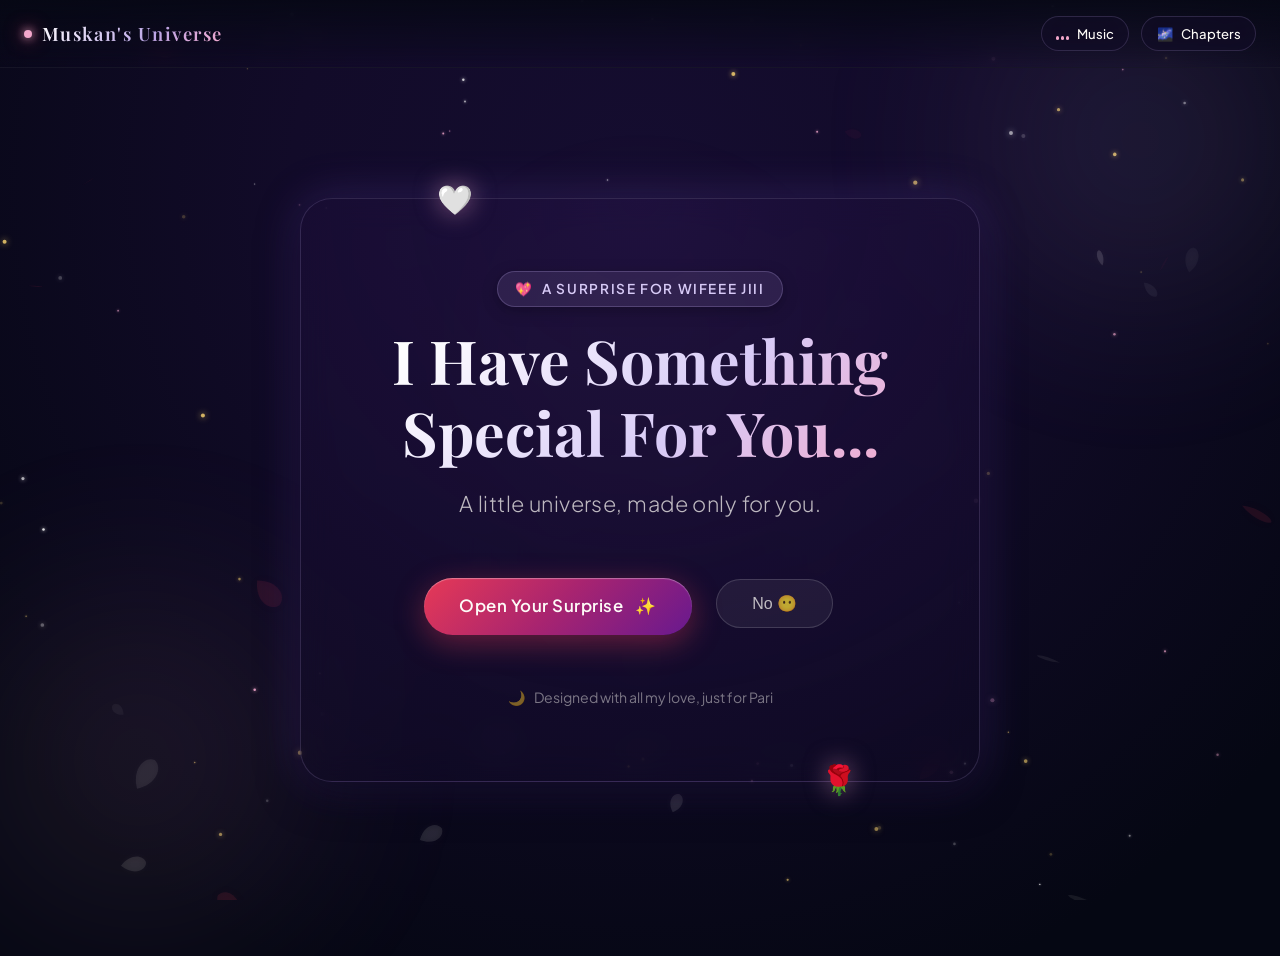
<file: index.html>
<!DOCTYPE html>
<html lang="en">
<head>
  <meta charset="UTF-8">
  <meta name="viewport" content="width=device-width, initial-scale=1.0, maximum-scale=5.0">
  <title>A Surprise For Wifeee Jiii — Muskan's Universe</title>
  <meta name="description" content="A cinematic romantic universe made exclusively for Muskan (Pari). Happy Birthday!">
  <meta name="theme-color" content="#050713">

  <!-- Favicon / Touch Icon -->
  <link rel="icon" href="data:image/svg+xml,<svg xmlns=%22http://www.w3.org/2000/svg%22 viewBox=%220 0 100 100%22><text y=%22.9em%22 font-size=%2290%22>✨</text></svg>">

  <!-- Core Stylesheets -->
  <link rel="stylesheet" href="css/global.css">
  <link rel="stylesheet" href="css/index.css">
</head>
<body>

  <!-- Background Ambient Atmosphere Canvas -->
  <canvas id="ambient-canvas" aria-hidden="true"></canvas>

  <!-- Cosmic Halos -->
  <div class="cosmic-halo halo-1" aria-hidden="true"></div>
  <div class="cosmic-halo halo-2" aria-hidden="true"></div>
  <div class="cosmic-halo halo-3" aria-hidden="true"></div>

  <!-- Persistent Header & Navigation -->
  <header class="top-nav" role="banner">
    <a href="index.html" class="nav-brand" aria-label="Muskan's Universe Home">
      <span class="brand-dot" aria-hidden="true"></span>
      <span class="brand-title">Muskan's Universe</span>
    </a>

    <div class="nav-controls">
      <!-- Ambient Chime / Music Synthesizer Toggle -->
      <button id="sound-toggle-btn" class="nav-btn" aria-label="Toggle ambient romantic melody" title="Toggle gentle ambient sounds">
        <span class="sound-bars" aria-hidden="true">
          <span></span><span></span><span></span>
        </span>
        <span class="sound-label">Music</span>
      </button>

      <!-- All-Pages Drawer Toggle -->
      <button id="drawer-open-btn" class="nav-btn" aria-label="Open journey directory" title="View all universe chapters">
        <span aria-hidden="true">🌌</span>
        <span>Chapters</span>
      </button>
    </div>
  </header>

  <!-- Navigation Drawer (Allows jumping across unlocked chapters anytime) -->
  <div id="drawer-overlay" class="drawer-overlay" aria-hidden="true"></div>
  <nav id="nav-drawer" class="nav-drawer" aria-label="Universe chapters navigation">
    <div class="drawer-header">
      <span class="drawer-title">Her Universe</span>
      <button id="drawer-close-btn" class="drawer-close" aria-label="Close menu">&times;</button>
    </div>
        <ul class="drawer-links">
      <li><a href="index.html" class="drawer-link active"><span>✨</span> 1. The Surprise</a></li>
      <li><a href="loading.html" class="drawer-link"><span>⏳</span> 2. Preparing Universe</a></li>
      <li><a href="hero.html" class="drawer-link"><span>🔮</span> 3. The Memory Orb</a></li>
      <li><a href="memories.html" class="drawer-link"><span>⭐</span> 4. Memories Only We Know</a></li>
      <li><a href="love-letter.html" class="drawer-link"><span>💌</span> 5. Letter for Wifeee Jiii</a></li>
      <li><a href="our-song.html" class="drawer-link"><span>🎵</span> 6. Our Song & Voice Note</a></li>
      <li><a href="surprises.html" class="drawer-link"><span>🎁</span> 7. Little Surprises</a></li>
      <li><a href="reasons.html" class="drawer-link"><span>💎</span> 8. Why You're Precious</a></li>
      <li><a href="our-future.html" class="drawer-link"><span>🕊️</span> 9. A Thousand Tomorrows</a></li>
      <li><a href="proposal.html" class="drawer-link"><span>💍</span> 10. An Eternal Question</a></li>
      <li><a href="celebration.html" class="drawer-link"><span>🎆</span> 11. The Grand Celebration</a></li>
      <li><a href="ending.html" class="drawer-link"><span>🌙</span> 12. Forever & Always</a></li>
    </ul>
  </nav>

  <!-- Main Scene Wrapper -->
  <main class="page-wrapper" role="main">
    <div class="hero-entrance">
      <div class="entrance-card">
        <!-- Floating Visual Accents (White rose, red rose, starlight) -->
        <span class="floating-accent accent-1" aria-hidden="true">🤍</span>
        <span class="floating-accent accent-2" aria-hidden="true">🌹</span>

        <div class="tag-pill">
          <span>💖</span>
          <span>A Surprise For Wifeee Jiii</span>
        </div>

        <h1 class="entrance-title">
          I Have Something Special For You...
        </h1>

        <p class="entrance-subtitle">
          A little universe, made only for you.
        </p>

        <!-- Interactive Action Arena with dodge button -->
        <div class="action-arena">
          <a href="loading.html" id="btn-open-surprise" class="btn btn-primary" data-transition="true">
            <span>Open Your Surprise</span>
            <span aria-hidden="true">✨</span>
          </a>

          <div class="dodge-container">
            <div id="funny-bubble" class="funny-bubble" role="status" aria-live="polite">Please 🥺</div>
            <button type="button" id="btn-dodge" aria-label="Playful option">No 😶</button>
          </div>
        </div>
   
        <div class="entrance-hint">
          <span>🌙</span>
          <span>Designed with all my love, just for Pari</span>
        </div>
      </div>
    </div>
  </main>

  <!-- Scripts -->
  <script src="js/config.js"></script>
  <script src="js/global.js"></script>
  <script src="js/index.js"></script>
</body>
</html>
</file>
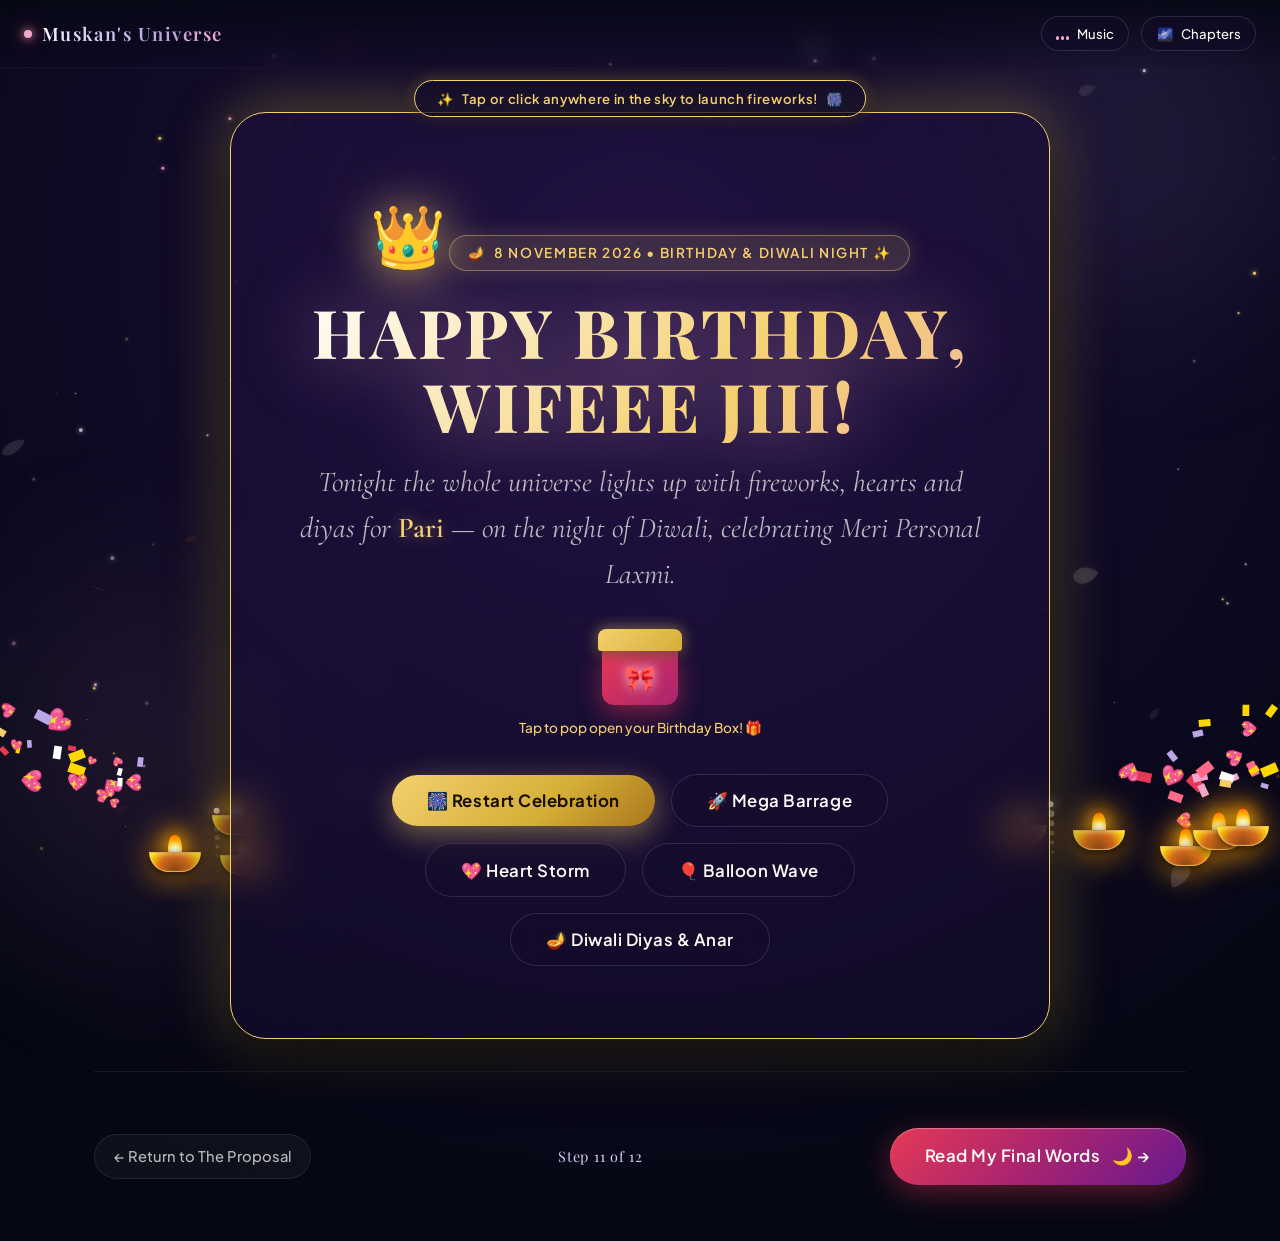
<file: celebration.html>
<!DOCTYPE html>
<html lang="en">
<head>
  <meta charset="UTF-8">
  <meta name="viewport" content="width=device-width, initial-scale=1.0, maximum-scale=5.0">
  <title>Happy Birthday Wifeee Jiii! — Muskan's Universe</title>
  <meta name="description" content="The grandest visual celebration of Muskan's birthday with fireworks, confetti, balloons and cosmic light.">
  <meta name="theme-color" content="#050713">

  <link rel="icon" href="data:image/svg+xml,<svg xmlns=%22http://www.w3.org/2000/svg%22 viewBox=%220 0 100 100%22><text y=%22.9em%22 font-size=%2290%22>🎆</text></svg>">

  <link rel="stylesheet" href="css/global.css">
  <link rel="stylesheet" href="css/celebration.css">
</head>
<body>

  <!-- Ambient & Fireworks Canvases -->
  <canvas id="ambient-canvas" aria-hidden="true"></canvas>
  <canvas id="fireworks-canvas" aria-hidden="true"></canvas>

  <!-- Interactive Sky Tap Hint -->
  <div class="sky-hint-pill" id="sky-hint">
    <span>✨</span>
    <span>Tap or click anywhere in the sky to launch fireworks!</span>
    <span>🎆</span>
  </div>

  <!-- Floating Balloons Layer (Clickable / Poppable) -->
  <div id="balloon-cluster" class="balloon-cluster" aria-label="Interactive floating balloons"></div>

  <!-- Floating Diwali Diyas Layer -->
  <div id="diya-cluster" class="diya-cluster" aria-label="Floating traditional Diwali diyas"></div>

  <div class="cosmic-halo halo-1" aria-hidden="true"></div>
  <div class="cosmic-halo halo-2" aria-hidden="true"></div>
  <div class="cosmic-halo halo-3" aria-hidden="true"></div>

  <!-- Header -->
  <header class="top-nav" role="banner">
    <a href="index.html" class="nav-brand" aria-label="Home">
      <span class="brand-dot" aria-hidden="true"></span>
      <span class="brand-title">Muskan's Universe</span>
    </a>

    <div class="nav-controls">
      <button id="sound-toggle-btn" class="nav-btn" aria-label="Toggle ambient music" title="Toggle peaceful ambient sounds">
        <span class="sound-bars" aria-hidden="true">
          <span></span><span></span><span></span>
        </span>
        <span class="sound-label">Music</span>
      </button>

      <button id="drawer-open-btn" class="nav-btn" aria-label="Open chapters" title="View all universe chapters">
        <span aria-hidden="true">🌌</span>
        <span>Chapters</span>
      </button>
    </div>
  </header>

  <!-- Drawer -->
  <div id="drawer-overlay" class="drawer-overlay" aria-hidden="true"></div>
  <nav id="nav-drawer" class="nav-drawer" aria-label="Chapters navigation">
    <div class="drawer-header">
      <span class="drawer-title">Her Universe</span>
      <button id="drawer-close-btn" class="drawer-close" aria-label="Close menu">&times;</button>
    </div>
        <ul class="drawer-links">
      <li><a href="index.html" class="drawer-link"><span>✨</span> 1. The Surprise</a></li>
      <li><a href="loading.html" class="drawer-link"><span>⏳</span> 2. Preparing Universe</a></li>
      <li><a href="hero.html" class="drawer-link"><span>🔮</span> 3. The Memory Orb</a></li>
      <li><a href="memories.html" class="drawer-link"><span>⭐</span> 4. Memories Only We Know</a></li>
      <li><a href="love-letter.html" class="drawer-link"><span>💌</span> 5. Letter for Wifeee Jiii</a></li>
      <li><a href="our-song.html" class="drawer-link"><span>🎵</span> 6. Our Song & Voice Note</a></li>
      <li><a href="surprises.html" class="drawer-link"><span>🎁</span> 7. Little Surprises</a></li>
      <li><a href="reasons.html" class="drawer-link"><span>💎</span> 8. Why You're Precious</a></li>
      <li><a href="our-future.html" class="drawer-link"><span>🕊️</span> 9. A Thousand Tomorrows</a></li>
      <li><a href="proposal.html" class="drawer-link"><span>💍</span> 10. An Eternal Question</a></li>
      <li><a href="celebration.html" class="drawer-link active"><span>🎆</span> 11. The Grand Celebration</a></li>
      <li><a href="ending.html" class="drawer-link"><span>🌙</span> 12. Forever & Always</a></li>
    </ul>
  </nav>

  <!-- Main Scene -->
  <main class="page-wrapper" role="main">
    <div class="container">
      <div class="celebration-arena">
        <article class="celebration-card">
          <div class="celebration-crown" aria-hidden="true">👑</div>

          <div class="tag-pill royal">
            <span>🪔</span>
            <span>8 November 2026 • Birthday & Diwali Night ✨</span>
          </div>

          <h1 class="celebration-title">
            HAPPY BIRTHDAY, WIFEEE JIII!
          </h1>

          <p class="celebration-subtitle">
            Tonight the whole universe lights up with fireworks, hearts and diyas for <span>Pari</span> — on the night of Diwali, celebrating Meri Personal Laxmi.
          </p>

          <!-- Interactive Birthday Gift Box on Card -->
          <div class="mystery-gift-wrapper" id="mystery-gift-box" role="button" tabindex="0" aria-label="Click to open birthday surprise box">
            <div class="mystery-gift-box">
              <div class="gift-lid"></div>
              <div class="gift-body">
                <span class="gift-ribbon">🎀</span>
              </div>
            </div>
            <span class="gift-caption">Tap to pop open your Birthday Box! 🎁</span>
          </div>

          <!-- Revealed Surprise Box Note Modal / Banner -->
          <div id="gift-message-popup" class="gift-message-popup" style="display: none;">
            <p><strong>👑 Official Royal Proclamation:</strong><br>On this sacred Diwali night, while the entire world lights diyas for Laxmi Ji, I celebrate the day my Personal Laxmi was born! Unlimited smiles, hugs, and lifelong pampering guaranteed! 🪔💖</p>
          </div>

          <!-- Interactive Celebration Modes Deck -->
          <div class="celebration-controls">
            <button id="btn-celebrate" type="button" class="btn btn-royal">
              <span>🎆 Restart Celebration</span>
            </button>
            <button id="btn-fireworks-barrage" type="button" class="btn btn-secondary">
              <span>🚀 Mega Barrage</span>
            </button>
            <button id="btn-heart-shower" type="button" class="btn btn-secondary">
              <span>💖 Heart Storm</span>
            </button>
            <button id="btn-balloon-fiesta" type="button" class="btn btn-secondary">
              <span>🎈 Balloon Wave</span>
            </button>
            <button id="btn-diya-roshni" type="button" class="btn btn-secondary">
              <span>🪔 Diwali Diyas & Anar</span>
            </button>
          </div>
        </article>
      </div>

      <!-- Journey Footer -->
      <footer class="journey-footer">
        <a href="proposal.html" class="footer-nav-btn" data-transition="true">&larr; Return to The Proposal</a>
        <span class="journey-step-indicator">Step 11 of 12</span>
        <a href="ending.html" class="btn btn-primary" data-transition="true">
          <span>Read My Final Words</span>
          <span aria-hidden="true">🌙 &rarr;</span>
        </a>
      </footer>
    </div>
  </main>

  <script src="js/config.js"></script>
  <script src="js/global.js"></script>
  <script src="js/celebration.js"></script>
</body>
</html>
</file>
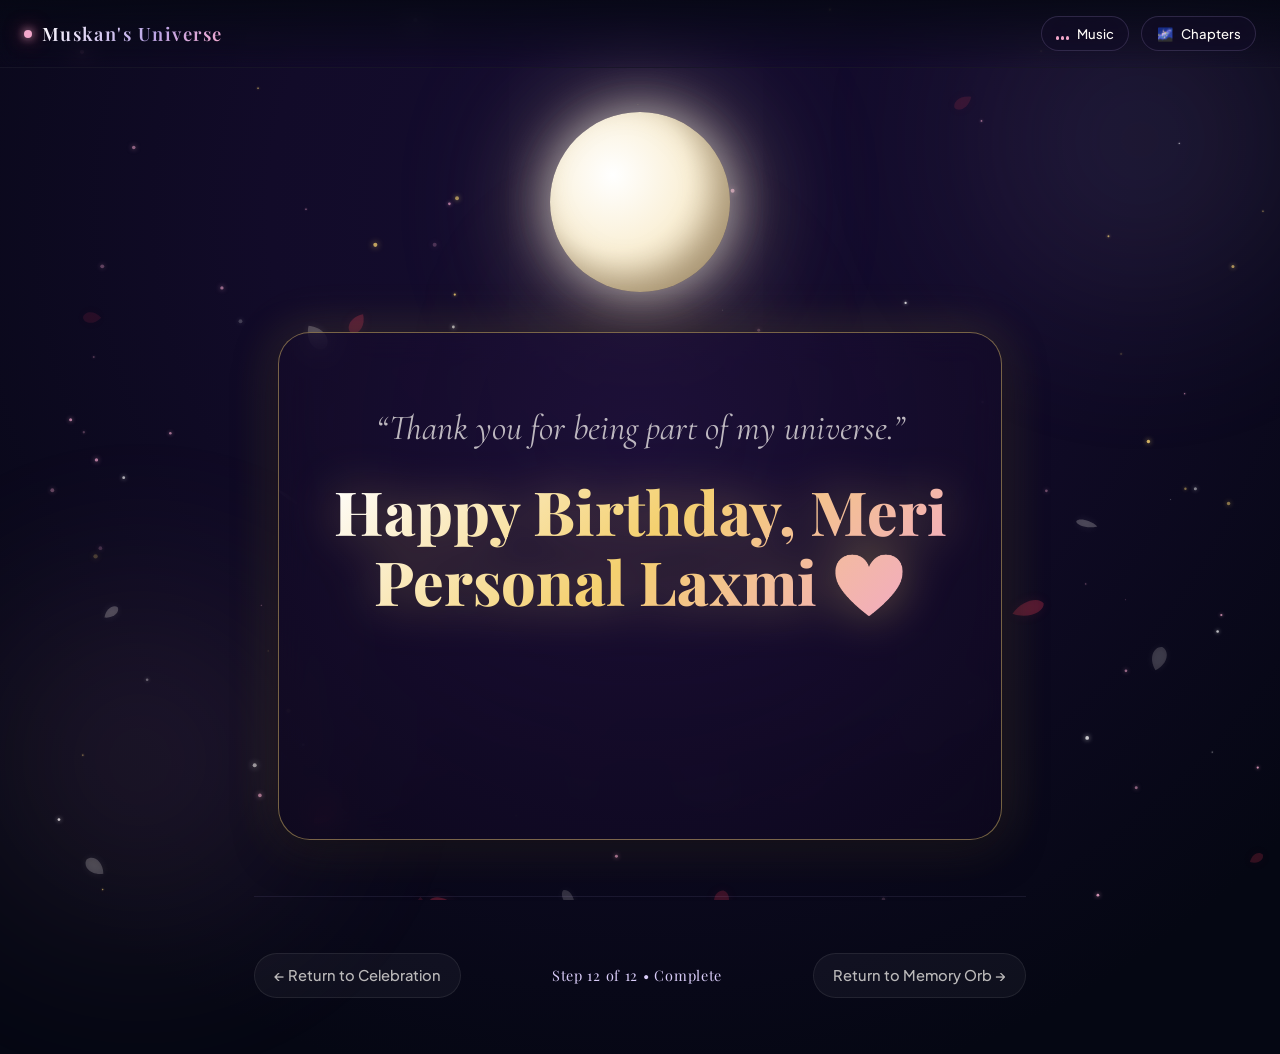
<file: ending.html>
<!DOCTYPE html>
<html lang="en">
<head>
  <meta charset="UTF-8">
  <meta name="viewport" content="width=device-width, initial-scale=1.0, maximum-scale=5.0">
  <title>Forever & Always — Muskan's Universe</title>
  <meta name="description" content="A quiet, peaceful and deeply emotional closing to Muskan's personal birthday universe.">
  <meta name="theme-color" content="#050713">

  <link rel="icon" href="data:image/svg+xml,<svg xmlns=%22http://www.w3.org/2000/svg%22 viewBox=%220 0 100 100%22><text y=%22.9em%22 font-size=%2290%22>🌙</text></svg>">

  <link rel="stylesheet" href="css/global.css?v=2.2">
  <link rel="stylesheet" href="css/ending.css?v=2.2">
</head>
<body>

  <canvas id="ambient-canvas" aria-hidden="true"></canvas>

  <div class="cosmic-halo halo-1" aria-hidden="true"></div>
  <div class="cosmic-halo halo-2" aria-hidden="true"></div>
  <div class="cosmic-halo halo-3" aria-hidden="true"></div>

  <!-- Header -->
  <header class="top-nav" role="banner">
    <a href="index.html" class="nav-brand" aria-label="Home">
      <span class="brand-dot" aria-hidden="true"></span>
      <span class="brand-title">Muskan's Universe</span>
    </a>

    <div class="nav-controls">
      <button id="sound-toggle-btn" class="nav-btn" aria-label="Toggle ambient music" title="Toggle peaceful ambient sounds">
        <span class="sound-bars" aria-hidden="true">
          <span></span><span></span><span></span>
        </span>
        <span class="sound-label">Music</span>
      </button>

      <button id="drawer-open-btn" class="nav-btn" aria-label="Open chapters" title="View all universe chapters">
        <span aria-hidden="true">🌌</span>
        <span>Chapters</span>
      </button>
    </div>
  </header>

  <!-- Drawer -->
  <div id="drawer-overlay" class="drawer-overlay" aria-hidden="true"></div>
  <nav id="nav-drawer" class="nav-drawer" aria-label="Chapters navigation">
    <div class="drawer-header">
      <span class="drawer-title">Her Universe</span>
      <button id="drawer-close-btn" class="drawer-close" aria-label="Close menu">&times;</button>
    </div>
        <ul class="drawer-links">
      <li><a href="index.html" class="drawer-link"><span>✨</span> 1. The Surprise</a></li>
      <li><a href="loading.html" class="drawer-link"><span>⏳</span> 2. Preparing Universe</a></li>
      <li><a href="hero.html" class="drawer-link"><span>🔮</span> 3. The Memory Orb</a></li>
      <li><a href="memories.html" class="drawer-link"><span>⭐</span> 4. Memories Only We Know</a></li>
      <li><a href="love-letter.html" class="drawer-link"><span>💌</span> 5. Letter for Wifeee Jiii</a></li>
      <li><a href="our-song.html" class="drawer-link"><span>🎵</span> 6. Our Song & Voice Note</a></li>
      <li><a href="surprises.html" class="drawer-link"><span>🎁</span> 7. Little Surprises</a></li>
      <li><a href="reasons.html" class="drawer-link"><span>💎</span> 8. Why You're Precious</a></li>
      <li><a href="our-future.html" class="drawer-link"><span>🕊️</span> 9. A Thousand Tomorrows</a></li>
      <li><a href="proposal.html" class="drawer-link"><span>💍</span> 10. An Eternal Question</a></li>
      <li><a href="celebration.html" class="drawer-link"><span>🎆</span> 11. The Grand Celebration</a></li>
      <li><a href="ending.html" class="drawer-link active"><span>🌙</span> 12. Forever & Always</a></li>
    </ul>
  </nav>

  <!-- Main Scene -->
  <main class="page-wrapper" role="main">
    <div class="container container-narrow">
      <div class="ending-scene">
        <!-- Glowing Moon -->
        <div class="moon-wrapper" aria-hidden="true">
          <div class="glowing-moon"></div>
        </div>

        <article class="ending-card">
          <p id="ending-line-1" class="stagger-text ending-text-1">
            “Thank you for being part of my universe.”
          </p>

          <h1 id="ending-line-2" class="stagger-text ending-text-2">
            Happy Birthday, Meri Personal Laxmi ❤️
          </h1>

          <p id="ending-line-3" class="stagger-text ending-text-3">
            With all my love, today and every tomorrow.
          </p>

          <div id="final-btn-wrapper" style="opacity: 0; transform: translateY(12px);">
            <button id="btn-final-surprise" type="button" class="btn btn-royal">
              <span>One Last Little Surprise... ✨</span>
            </button>
          </div>
        </article>
      </div>

      <!-- Journey Footer -->
      <footer class="journey-footer">
        <a href="celebration.html" class="footer-nav-btn" data-transition="true">&larr; Return to Celebration</a>
        <span class="journey-step-indicator">Step 12 of 12 • Complete</span>
        <a href="hero.html" class="footer-nav-btn" data-transition="true">Return to Memory Orb &rarr;</a>
      </footer>
    </div>
  </main>

  <!-- Final Keepsake Modal Overlay -->
  <div id="last-surprise-overlay" class="last-surprise-overlay" role="dialog" aria-modal="true" aria-labelledby="last-surprise-title">
    <div class="last-surprise-modal">
      <span class="modal-keepsake-badge">Since 02.04.2026 — Our Little Forever</span>
      <h2 id="last-surprise-title" class="last-surprise-title">A Promise In The Stars</h2>
      <p class="last-surprise-p">
        Out of billions of people on this earth, and out of all the stars in the night sky, you are the only one my heart will ever choose. 
        Born on the sacred night of lights, you truly are Meri Personal Laxmi — the purest light that illuminates my entire existence. 
        Thank you for your patience, your grace, and for forgiving me when I stumbled. I promise to spend my days making you feel cherished, safe, and truly happy.
        <br><br>
        <strong>Happy Birthday & Happy Diwali, Pari. Always yours. 🪔❤️</strong>
      </p>

      <div class="replay-actions">
        <a href="index.html" class="btn btn-primary" data-transition="true">
          <span>Experience Again From The Start ✨</span>
        </a>
        <button id="btn-close-last-modal" type="button" class="btn btn-secondary">
          <span>Close With A Smile 💖</span>
        </button>
      </div>
    </div>
  </div>

  <script src="js/config.js"></script>
  <script src="js/global.js"></script>
  <script src="js/ending.js"></script>
</body>
</html>
</file>
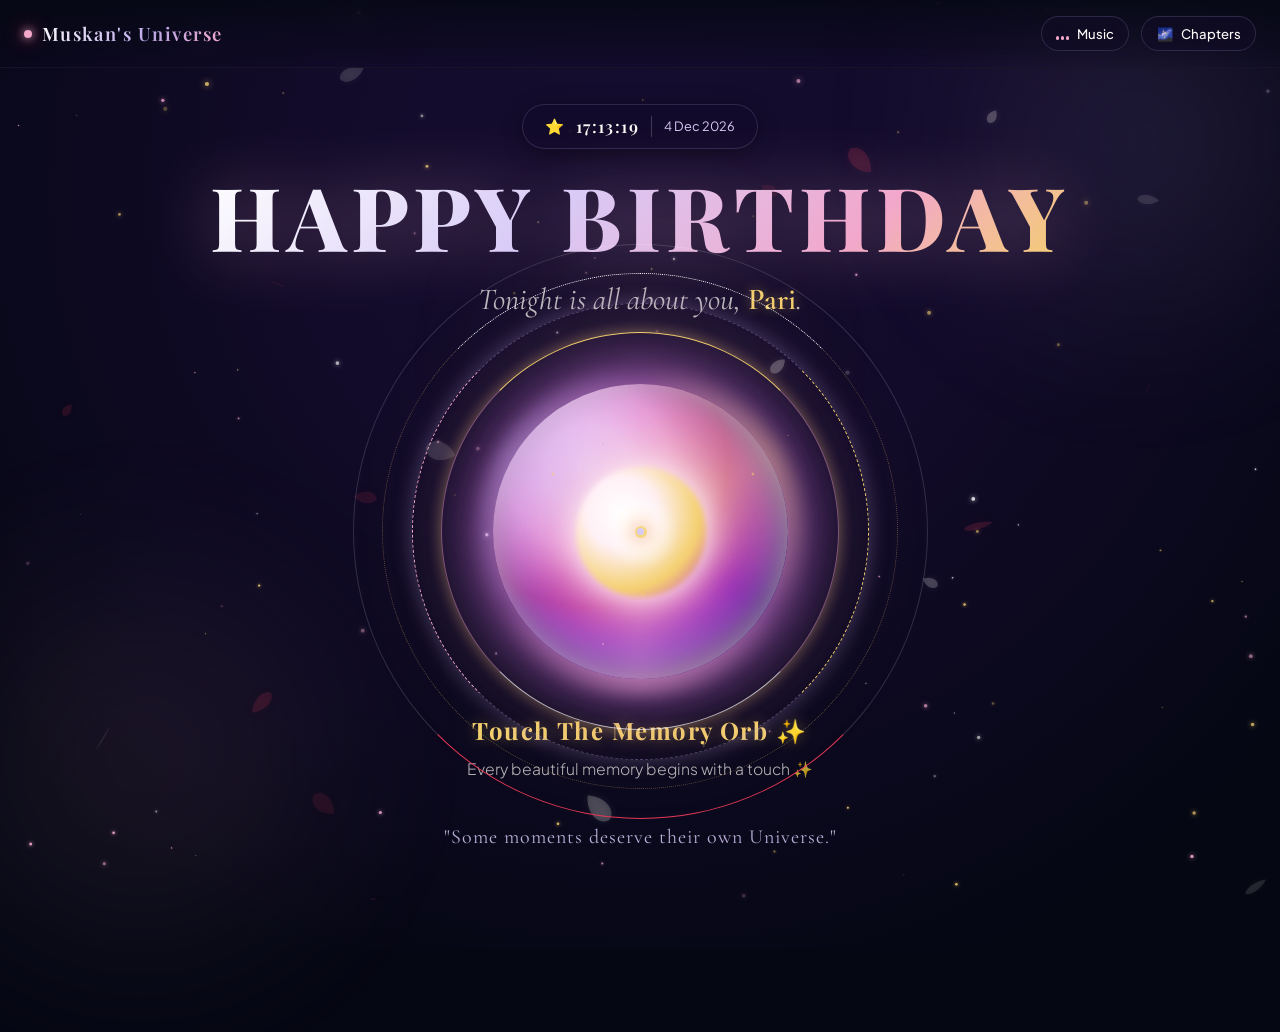
<file: hero.html>
<!DOCTYPE html>
<html lang="en">
<head>
  <meta charset="UTF-8">
  <meta name="viewport" content="width=device-width, initial-scale=1.0, maximum-scale=5.0">
  <title>Happy Birthday Pari — Muskan's Universe</title>
  <meta name="description" content="Tonight is all about you, Pari. Happy Birthday!">
  <meta name="theme-color" content="#050713">

  <link rel="icon" href="data:image/svg+xml,<svg xmlns=%22http://www.w3.org/2000/svg%22 viewBox=%220 0 100 100%22><text y=%22.9em%22 font-size=%2290%22>🔮</text></svg>">

  <link rel="stylesheet" href="css/global.css">
  <link rel="stylesheet" href="css/hero.css">
</head>
<body>

  <!-- Ambient Canvas -->
  <canvas id="ambient-canvas" aria-hidden="true"></canvas>

  <div class="cosmic-halo halo-1" aria-hidden="true"></div>
  <div class="cosmic-halo halo-2" aria-hidden="true"></div>
  <div class="cosmic-halo halo-3" aria-hidden="true"></div>

  <!-- Header -->
  <header class="top-nav" role="banner">
    <a href="index.html" class="nav-brand" aria-label="Home">
      <span class="brand-dot" aria-hidden="true"></span>
      <span class="brand-title">Muskan's Universe</span>
    </a>

    <div class="nav-controls">
      <button id="sound-toggle-btn" class="nav-btn" aria-label="Toggle ambient music" title="Toggle peaceful ambient sounds">
        <span class="sound-bars" aria-hidden="true">
          <span></span><span></span><span></span>
        </span>
        <span class="sound-label">Music</span>
      </button>

      <button id="drawer-open-btn" class="nav-btn" aria-label="Open chapters" title="View all universe chapters">
        <span aria-hidden="true">🌌</span>
        <span>Chapters</span>
      </button>
    </div>
  </header>

  <!-- Navigation Drawer -->
  <div id="drawer-overlay" class="drawer-overlay" aria-hidden="true"></div>
  <nav id="nav-drawer" class="nav-drawer" aria-label="Chapters navigation">
    <div class="drawer-header">
      <span class="drawer-title">Her Universe</span>
      <button id="drawer-close-btn" class="drawer-close" aria-label="Close menu">&times;</button>
    </div>
        <ul class="drawer-links">
      <li><a href="index.html" class="drawer-link"><span>✨</span> 1. The Surprise</a></li>
      <li><a href="loading.html" class="drawer-link"><span>⏳</span> 2. Preparing Universe</a></li>
      <li><a href="hero.html" class="drawer-link active"><span>🔮</span> 3. The Memory Orb</a></li>
      <li><a href="memories.html" class="drawer-link"><span>⭐</span> 4. Memories Only We Know</a></li>
      <li><a href="love-letter.html" class="drawer-link"><span>💌</span> 5. Letter for Wifeee Jiii</a></li>
      <li><a href="our-song.html" class="drawer-link"><span>🎵</span> 6. Our Song & Voice Note</a></li>
      <li><a href="surprises.html" class="drawer-link"><span>🎁</span> 7. Little Surprises</a></li>
      <li><a href="reasons.html" class="drawer-link"><span>💎</span> 8. Why You're Precious</a></li>
      <li><a href="our-future.html" class="drawer-link"><span>🕊️</span> 9. A Thousand Tomorrows</a></li>
      <li><a href="proposal.html" class="drawer-link"><span>💍</span> 10. An Eternal Question</a></li>
      <li><a href="celebration.html" class="drawer-link"><span>🎆</span> 11. The Grand Celebration</a></li>
      <li><a href="ending.html" class="drawer-link"><span>🌙</span> 12. Forever & Always</a></li>
    </ul>
  </nav>

  <!-- Main Scene Wrapper -->
  <main class="page-wrapper" role="main">
    <div class="hero-section">
      <!-- Live Digital Clock -->
      <div class="live-clock-badge" role="timer" aria-label="Current time">
        <span class="clock-icon" aria-hidden="true">⭐</span>
        <span id="live-clock-time" class="clock-time">00:00:00</span>
        <span id="live-clock-date" class="clock-date">8 Nov 2026</span>
      </div>

      <!-- Grand Typography -->
      <div class="hero-content">
        <h1 class="grand-title">
          HAPPY BIRTHDAY
        </h1>
        <p class="hero-subtitle">
          Tonight is all about you, <span>Pari</span>.
        </p>
      </div>

      <!-- The Signature Memory Orb -->
      <div id="orb-container" class="orb-container" role="button" tabindex="0" aria-label="Touch the memory orb to open the universe">
        <!-- Gravitational Convergence Vortex Canvas -->
        <canvas id="orb-vortex-canvas" class="orb-vortex-canvas" aria-hidden="true"></canvas>

        <div id="memoryOrb">
          <!-- Multi-layered Ethereal Plasma & Starfields -->
          <div class="orb-energy-halo"></div>
          <div class="orb-outer-corona"></div>
          <div class="orb-nebula-plasma"></div>
          <div class="orb-star-cluster"></div>
          <div class="orb-core">
            <div class="orb-core-pulse"></div>
          </div>

          <!-- 3D Gyroscopic Rings -->
          <div class="orb-ring ring-gyro-1"></div>
          <div class="orb-ring ring-gyro-2"></div>
          <div class="orb-ring ring-gyro-3"></div>
          <div class="orb-ring ring-gyro-4"></div>

          <!-- Orbiting Satellites / Stardust -->
          <div class="orb-satellite sat-1"></div>
          <div class="orb-satellite sat-2"></div>
          <div class="orb-satellite sat-3"></div>
          <div class="orb-satellite sat-4"></div>

          <!-- Shockwave Ripples (Fired on click) -->
          <div class="orb-shockwave wave-1"></div>
          <div class="orb-shockwave wave-2"></div>
          <div class="orb-shockwave wave-3"></div>
        </div>

        <div class="orb-labels">
          <div id="orb-primary-text" class="orb-primary-text">
            <span>Touch The Memory Orb</span>
            <span aria-hidden="true">✨</span>
          </div>
          <p id="orb-secondary-text" class="orb-secondary-text">
            Every beautiful memory begins with a touch ✨
          </p>
        </div>
      </div>

      <!-- Bottom Message -->
      <p class="hero-footer-msg">
        "Some moments deserve their own Universe."
      </p>
    </div>
  </main>

  <!-- Cinematic Flash Poetic Transition Overlay -->
  <div id="cosmic-flash-overlay" aria-hidden="true">
    <blockquote class="poetic-flash-quote">
      “Every memory is a piece of our universe...”
    </blockquote>
  </div>

  <script src="js/config.js"></script>
  <script src="js/global.js"></script>
  <script src="js/hero.js"></script>
</body>
</html>
</file>
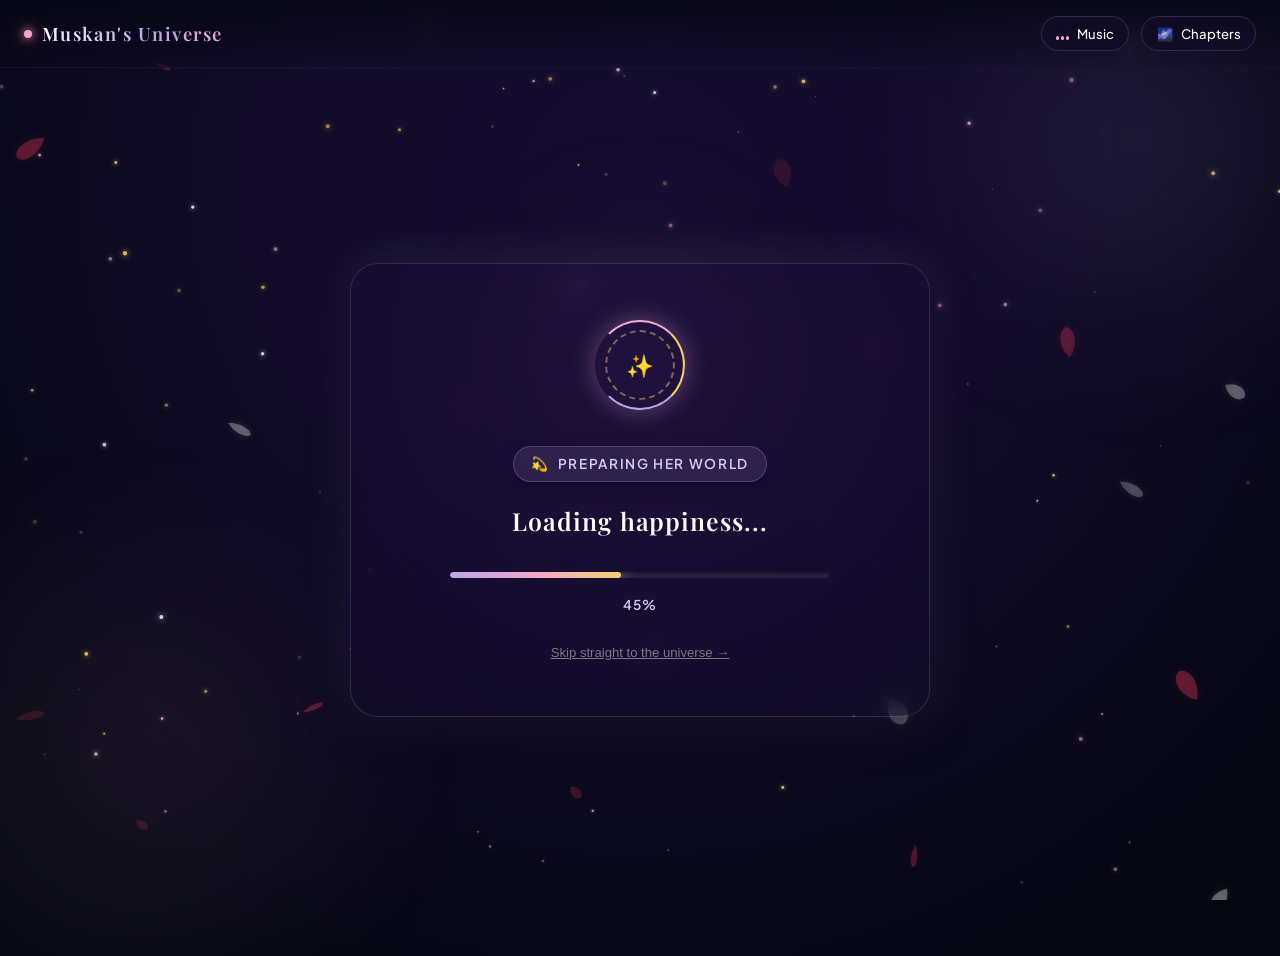
<file: loading.html>
<!DOCTYPE html>
<html lang="en">
<head>
  <meta charset="UTF-8">
  <meta name="viewport" content="width=device-width, initial-scale=1.0, maximum-scale=5.0">
  <title>Preparing Her Universe — Muskan's Universe</title>
  <meta name="description" content="Preparing Muskan's personal cinematic birthday universe.">
  <meta name="theme-color" content="#050713">

  <link rel="icon" href="data:image/svg+xml,<svg xmlns=%22http://www.w3.org/2000/svg%22 viewBox=%220 0 100 100%22><text y=%22.9em%22 font-size=%2290%22>⏳</text></svg>">

  <link rel="stylesheet" href="css/global.css">
  <link rel="stylesheet" href="css/loading.css">
</head>
<body>

  <canvas id="ambient-canvas" aria-hidden="true"></canvas>

  <div class="cosmic-halo halo-1" aria-hidden="true"></div>
  <div class="cosmic-halo halo-2" aria-hidden="true"></div>
  <div class="cosmic-halo halo-3" aria-hidden="true"></div>

  <!-- Header -->
  <header class="top-nav" role="banner">
    <a href="index.html" class="nav-brand" aria-label="Home">
      <span class="brand-dot" aria-hidden="true"></span>
      <span class="brand-title">Muskan's Universe</span>
    </a>

    <div class="nav-controls">
      <button id="sound-toggle-btn" class="nav-btn" aria-label="Toggle ambient music" title="Toggle peaceful ambient sounds">
        <span class="sound-bars" aria-hidden="true">
          <span></span><span></span><span></span>
        </span>
        <span class="sound-label">Music</span>
      </button>

      <button id="drawer-open-btn" class="nav-btn" aria-label="Open chapters" title="View all universe chapters">
        <span aria-hidden="true">🌌</span>
        <span>Chapters</span>
      </button>
    </div>
  </header>

  <!-- Drawer -->
  <div id="drawer-overlay" class="drawer-overlay" aria-hidden="true"></div>
  <nav id="nav-drawer" class="nav-drawer" aria-label="Chapters navigation">
    <div class="drawer-header">
      <span class="drawer-title">Her Universe</span>
      <button id="drawer-close-btn" class="drawer-close" aria-label="Close menu">&times;</button>
    </div>
        <ul class="drawer-links">
      <li><a href="index.html" class="drawer-link"><span>✨</span> 1. The Surprise</a></li>
      <li><a href="loading.html" class="drawer-link active"><span>⏳</span> 2. Preparing Universe</a></li>
      <li><a href="hero.html" class="drawer-link"><span>🔮</span> 3. The Memory Orb</a></li>
      <li><a href="memories.html" class="drawer-link"><span>⭐</span> 4. Memories Only We Know</a></li>
      <li><a href="love-letter.html" class="drawer-link"><span>💌</span> 5. Letter for Wifeee Jiii</a></li>
      <li><a href="our-song.html" class="drawer-link"><span>🎵</span> 6. Our Song & Voice Note</a></li>
      <li><a href="surprises.html" class="drawer-link"><span>🎁</span> 7. Little Surprises</a></li>
      <li><a href="reasons.html" class="drawer-link"><span>💎</span> 8. Why You're Precious</a></li>
      <li><a href="our-future.html" class="drawer-link"><span>🕊️</span> 9. A Thousand Tomorrows</a></li>
      <li><a href="proposal.html" class="drawer-link"><span>💍</span> 10. An Eternal Question</a></li>
      <li><a href="celebration.html" class="drawer-link"><span>🎆</span> 11. The Grand Celebration</a></li>
      <li><a href="ending.html" class="drawer-link"><span>🌙</span> 12. Forever & Always</a></li>
    </ul>
  </nav>

  <!-- Main Scene -->
  <main class="page-wrapper" role="main">
    <div class="loading-container">
      <div class="loader-card">
        <div class="cosmic-loader-ring" aria-hidden="true"></div>

        <div class="tag-pill">
          <span>💫</span>
          <span>Preparing Her World</span>
        </div>

        <div class="loading-message-wrapper" aria-live="polite">
          <p id="loading-text" class="loading-text">Collecting beautiful moments...</p>
        </div>

        <div class="progress-bar-track" role="progressbar" aria-valuenow="0" aria-valuemin="0" aria-valuemax="100">
          <div id="progress-fill" class="progress-bar-fill"></div>
        </div>

        <span id="progress-pct" class="progress-percentage">0%</span>

        <button id="skip-btn" class="skip-btn" type="button">Skip straight to the universe &rarr;</button>
      </div>
    </div>
  </main>

  <script src="js/config.js"></script>
  <script src="js/global.js"></script>
  <script src="js/loading.js"></script>
</body>
</html>
</file>
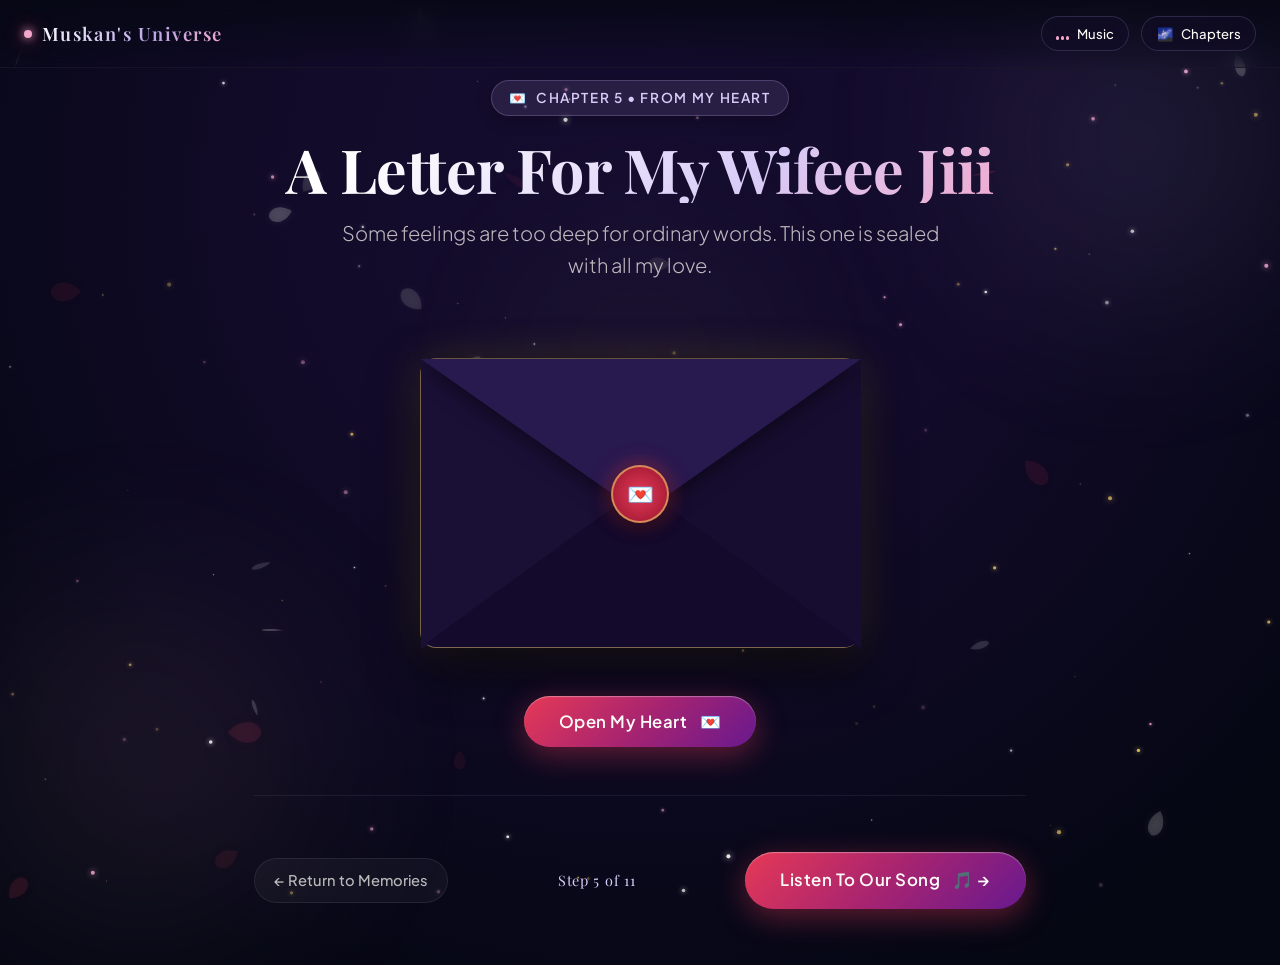
<file: love-letter.html>
<!DOCTYPE html>
<html lang="en">
<head>
  <meta charset="UTF-8">
  <meta name="viewport" content="width=device-width, initial-scale=1.0, maximum-scale=5.0">
  <title>A Letter For My Wifeee Jiii — Muskan's Universe</title>
  <meta name="description" content="A handwritten heartfelt letter written with genuine love, gratitude and sincere devotion.">
  <meta name="theme-color" content="#050713">

  <link rel="icon" href="data:image/svg+xml,<svg xmlns=%22http://www.w3.org/2000/svg%22 viewBox=%220 0 100 100%22><text y=%22.9em%22 font-size=%2290%22>💌</text></svg>">

  <link rel="stylesheet" href="css/global.css">
  <link rel="stylesheet" href="css/love-letter.css">
</head>
<body>

  <canvas id="ambient-canvas" aria-hidden="true"></canvas>

  <div class="cosmic-halo halo-1" aria-hidden="true"></div>
  <div class="cosmic-halo halo-2" aria-hidden="true"></div>
  <div class="cosmic-halo halo-3" aria-hidden="true"></div>

  <!-- Header -->
  <header class="top-nav" role="banner">
    <a href="index.html" class="nav-brand" aria-label="Home">
      <span class="brand-dot" aria-hidden="true"></span>
      <span class="brand-title">Muskan's Universe</span>
    </a>

    <div class="nav-controls">
      <button id="sound-toggle-btn" class="nav-btn" aria-label="Toggle ambient music" title="Toggle peaceful ambient sounds">
        <span class="sound-bars" aria-hidden="true">
          <span></span><span></span><span></span>
        </span>
        <span class="sound-label">Music</span>
      </button>

      <button id="drawer-open-btn" class="nav-btn" aria-label="Open chapters" title="View all universe chapters">
        <span aria-hidden="true">🌌</span>
        <span>Chapters</span>
      </button>
    </div>
  </header>

  <!-- Drawer -->
  <div id="drawer-overlay" class="drawer-overlay" aria-hidden="true"></div>
  <nav id="nav-drawer" class="nav-drawer" aria-label="Chapters navigation">
    <div class="drawer-header">
      <span class="drawer-title">Her Universe</span>
      <button id="drawer-close-btn" class="drawer-close" aria-label="Close menu">&times;</button>
    </div>
        <ul class="drawer-links">
      <li><a href="index.html" class="drawer-link"><span>✨</span> 1. The Surprise</a></li>
      <li><a href="loading.html" class="drawer-link"><span>⏳</span> 2. Preparing Universe</a></li>
      <li><a href="hero.html" class="drawer-link"><span>🔮</span> 3. The Memory Orb</a></li>
      <li><a href="memories.html" class="drawer-link"><span>⭐</span> 4. Memories Only We Know</a></li>
      <li><a href="love-letter.html" class="drawer-link active"><span>💌</span> 5. Letter for Wifeee Jiii</a></li>
      <li><a href="our-song.html" class="drawer-link"><span>🎵</span> 6. Our Song & Voice Note</a></li>
      <li><a href="surprises.html" class="drawer-link"><span>🎁</span> 7. Little Surprises</a></li>
      <li><a href="reasons.html" class="drawer-link"><span>💎</span> 8. Why You're Precious</a></li>
      <li><a href="our-future.html" class="drawer-link"><span>🕊️</span> 9. A Thousand Tomorrows</a></li>
      <li><a href="proposal.html" class="drawer-link"><span>💍</span> 10. An Eternal Question</a></li>
      <li><a href="celebration.html" class="drawer-link"><span>🎆</span> 11. The Grand Celebration</a></li>
      <li><a href="ending.html" class="drawer-link"><span>🌙</span> 12. Forever & Always</a></li>
    </ul>
  </nav>

  <!-- Main Scene -->
  <main class="page-wrapper" role="main">
    <div class="container container-narrow">
      <header class="page-header">
        <div class="tag-pill">
          <span>💌</span>
          <span>Chapter 5 • From My Heart</span>
        </div>
        <h1 class="main-title">A Letter For My Wifeee Jiii</h1>
        <p class="subtitle">
          Some feelings are too deep for ordinary words. This one is sealed with all my love.
        </p>
      </header>

      <div class="letter-scene">
        <!-- 3D Envelope -->
        <div id="envelope" class="envelope-wrapper" role="button" tabindex="0" aria-label="Click to unseal the envelope">
          <div class="envelope">
            <div class="envelope-flap flap-top"></div>
            <div class="envelope-flap flap-left"></div>
            <div class="envelope-flap flap-right"></div>
            <div class="envelope-flap flap-bottom"></div>
            <div class="wax-seal" aria-hidden="true">💌</div>
          </div>
        </div>

        <button id="btn-open-letter" type="button" class="btn btn-primary" style="margin-top: 1rem;">
          <span>Open My Heart</span>
          <span aria-hidden="true">💌</span>
        </button>

        <!-- Unfolded Letter Paper -->
        <article id="letter-paper" class="letter-paper" aria-label="Letter content">
          <div class="letter-seal-stamp">
            <span>Our Little Universe • 8 November 2026</span>
          </div>

          <h2 class="letter-salutation">
            Meri Pyaari Muskan, Meri Pari...
          </h2>

          <div class="letter-content">
            <p>
              Happy Birthday, <strong>Wifeee Jiii</strong>! ❤️
            </p>

            <p>
              Today is the day the world was blessed with the gentlest, sweetest, most caring soul I have ever known. <strong>You are my best friend, my happiness, and my favourite person</strong> in this entire universe.
            </p>

            <p>
              I watch you in awe every single day. <strong>You take care of me in ways I sometimes forget to take care of myself.</strong> Tum meri fikar mujhse zyada karti ho — maine kahan khaya, main soya ya maine aaram kiya, main pahucha ya nahi, main khush hoon ya nahi, kisi problem me toh nahi hoon... Tum apni favourite cheezein bhi mere according badal deti ho, meri pasand ko apni pasand bana leti ho, itne efforts karti ho sirf mere liye, mujhe khush rakhne ke liye! Aur mujhe sab dikhai deta hai, teri har choti si choti cheez notice kar leta hoon... kabhi kabhi bolta nahi hoon par iska yeh matlab nahi ki dikhai nahi deta. In a noisy world, your love is the only melody that brings stillness to my soul.
            </p>

            <div class="letter-special-callout">
              “I know I have made mistakes. I know there have been times when I hurt you or fell short. I never, ever want to take your forgiveness for granted. Main kabhi bhi tumhara mujhe maaf karne ko hawa me nahi liya. Tumhe hurt karke mujhe bhi bohot zyada dukh hota hai, main tumhe bohot pyaar karta hoon. I want to show my love through my everyday actions, not just words. Mera dil tumhe khush dekhna chahta hai, tumhe tumhari asli muskurahat se muskurata dekhna chahta hai, tumhe khush rakhna chahta hoon... Tumhe har dhalte din ke sath tumhara sath nibhana chahta hoon, har surya uday ke sath tera haath aur kas kar pakadna chahta hoon.”
            </div>

            <p>
              To me, you are not just my partner — you are <strong>Meri Dharam Patni</strong>, the sacred anchor of my life. And you are <strong>Meri Personal Laxmi</strong>, because every blessing, peace, and warmth in my reality walked in the day you held my hand. Jab se tumne mera haath thama hai tab se meri zindagi badal gayi hai, meri zindagi ko tumne yun sanwara hai, mera har din tumne apna bana daala hai.
            </p>

            <p>
              <strong>Thank you for being part of my world.</strong> Thank you for your cute childish laughter, your adorable little gussa, your pure white-rose heart, and for choosing to walk beside me since <strong>02.04.2026</strong>.
            </p>
          </div>

          <div class="letter-signoff">
            Always & Forever Yours,
            <span style="font-size: 1.15rem; color: #7b1836; font-style: italic; margin-top: 0.35rem; display: block;">Pyare Handsome sundar se pati dev,</span>
            <span style="font-weight: 700; color: #1e56a0; font-size: 1.85rem; margin-top: 0.2rem; display: block;">Yash 💙</span>
          </div>

          <div class="letter-ps">
            <strong>P.S.</strong> You look breathtaking when you smile. Please never hide that smile from me. Now, come listen to what I recorded for you... 🎵
          </div>
        </article>
      </div>

      <!-- Journey Footer -->
      <footer id="letter-actions" class="journey-footer">
        <a href="memories.html" class="footer-nav-btn" data-transition="true">&larr; Return to Memories</a>
        <span class="journey-step-indicator">Step 5 of 11</span>
        <a href="our-song.html" class="btn btn-primary" data-transition="true">
          <span>Listen To Our Song</span>
          <span aria-hidden="true">🎵 &rarr;</span>
        </a>
      </footer>
    </div>
  </main>

  <script src="js/config.js"></script>
  <script src="js/global.js"></script>
  <script src="js/love-letter.js"></script>
</body>
</html>
</file>
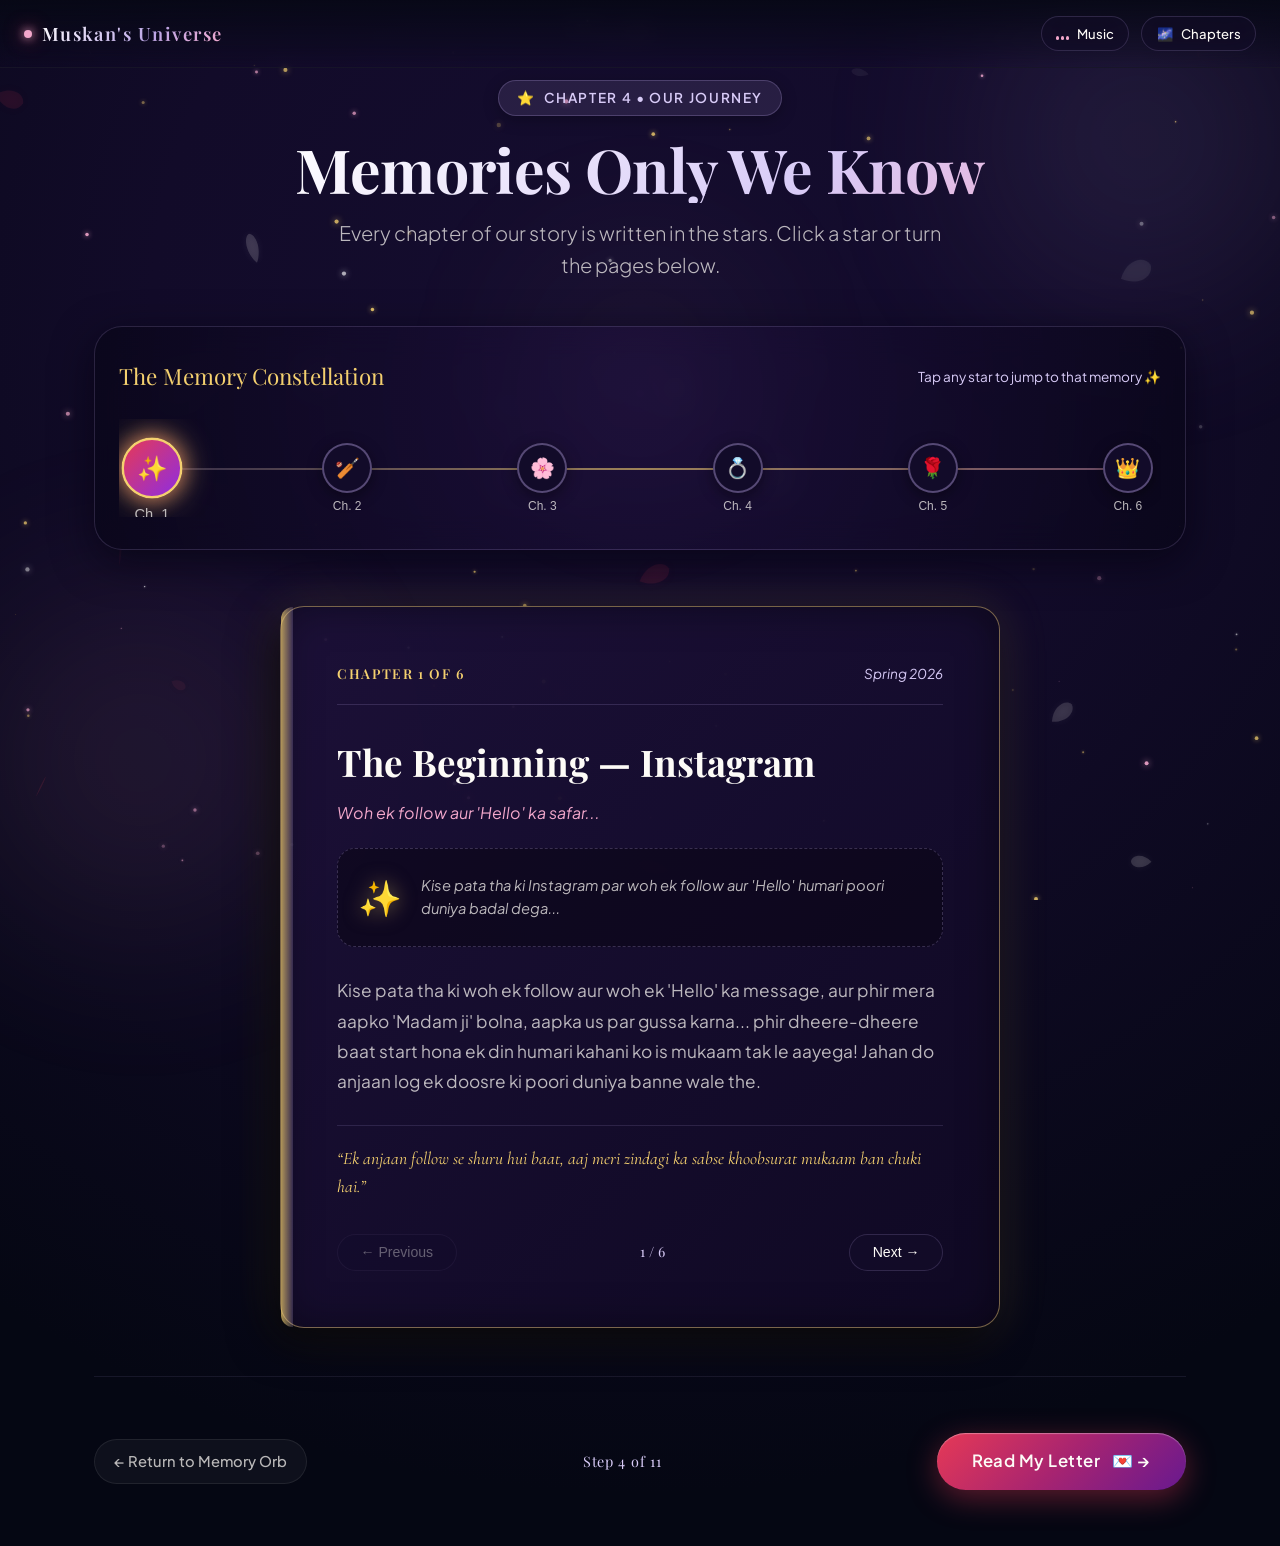
<file: memories.html>
<!DOCTYPE html>
<html lang="en">
<head>
  <meta charset="UTF-8">
  <meta name="viewport" content="width=device-width, initial-scale=1.0, maximum-scale=5.0">
  <title>Memories Only We Know — Muskan's Universe</title>
  <meta name="description" content="An interactive memory constellation and storybook celebrating our journey.">
  <meta name="theme-color" content="#050713">

  <link rel="icon" href="data:image/svg+xml,<svg xmlns=%22http://www.w3.org/2000/svg%22 viewBox=%220 0 100 100%22><text y=%22.9em%22 font-size=%2290%22>⭐</text></svg>">

  <link rel="stylesheet" href="css/global.css?v=2.2">
  <link rel="stylesheet" href="css/memories.css?v=2.2">
</head>
<body>

  <!-- Ambient Background -->
  <canvas id="ambient-canvas" aria-hidden="true"></canvas>

  <div class="cosmic-halo halo-1" aria-hidden="true"></div>
  <div class="cosmic-halo halo-2" aria-hidden="true"></div>
  <div class="cosmic-halo halo-3" aria-hidden="true"></div>

  <!-- Header -->
  <header class="top-nav" role="banner">
    <a href="index.html" class="nav-brand" aria-label="Home">
      <span class="brand-dot" aria-hidden="true"></span>
      <span class="brand-title">Muskan's Universe</span>
    </a>

    <div class="nav-controls">
      <button id="sound-toggle-btn" class="nav-btn" aria-label="Toggle ambient music" title="Toggle peaceful ambient sounds">
        <span class="sound-bars" aria-hidden="true">
          <span></span><span></span><span></span>
        </span>
        <span class="sound-label">Music</span>
      </button>

      <button id="drawer-open-btn" class="nav-btn" aria-label="Open chapters" title="View all universe chapters">
        <span aria-hidden="true">🌌</span>
        <span>Chapters</span>
      </button>
    </div>
  </header>

  <!-- Drawer -->
  <div id="drawer-overlay" class="drawer-overlay" aria-hidden="true"></div>
  <nav id="nav-drawer" class="nav-drawer" aria-label="Chapters navigation">
    <div class="drawer-header">
      <span class="drawer-title">Her Universe</span>
      <button id="drawer-close-btn" class="drawer-close" aria-label="Close menu">&times;</button>
    </div>
        <ul class="drawer-links">
      <li><a href="index.html" class="drawer-link"><span>✨</span> 1. The Surprise</a></li>
      <li><a href="loading.html" class="drawer-link"><span>⏳</span> 2. Preparing Universe</a></li>
      <li><a href="hero.html" class="drawer-link"><span>🔮</span> 3. The Memory Orb</a></li>
      <li><a href="memories.html" class="drawer-link active"><span>⭐</span> 4. Memories Only We Know</a></li>
      <li><a href="love-letter.html" class="drawer-link"><span>💌</span> 5. Letter for Wifeee Jiii</a></li>
      <li><a href="our-song.html" class="drawer-link"><span>🎵</span> 6. Our Song & Voice Note</a></li>
      <li><a href="surprises.html" class="drawer-link"><span>🎁</span> 7. Little Surprises</a></li>
      <li><a href="reasons.html" class="drawer-link"><span>💎</span> 8. Why You're Precious</a></li>
      <li><a href="our-future.html" class="drawer-link"><span>🕊️</span> 9. A Thousand Tomorrows</a></li>
      <li><a href="proposal.html" class="drawer-link"><span>💍</span> 10. An Eternal Question</a></li>
      <li><a href="celebration.html" class="drawer-link"><span>🎆</span> 11. The Grand Celebration</a></li>
      <li><a href="ending.html" class="drawer-link"><span>🌙</span> 12. Forever & Always</a></li>
    </ul>
  </nav>

  <!-- Main Scene -->
  <main class="page-wrapper" role="main">
    <div class="container">
      <header class="page-header">
        <div class="tag-pill">
          <span>⭐</span>
          <span>Chapter 4 • Our Journey</span>
        </div>
        <h1 class="main-title">Memories Only We Know</h1>
        <p class="subtitle">
          Every chapter of our story is written in the stars. Click a star or turn the pages below.
        </p>
      </header>

      <!-- Constellation Track -->
      <section class="constellation-wrapper" aria-label="Constellation Chapters">
        <div class="constellation-heading">
          <span class="constellation-title">The Memory Constellation</span>
          <span class="constellation-hint">Tap any star to jump to that memory ✨</span>
        </div>
        <div id="constellation-track" class="constellation-track" role="tablist">
          <!-- Populated by memories.js -->
        </div>
      </section>

      <!-- 3D Storybook -->
      <section class="storybook-container" aria-label="Storybook Reader">
        <article id="storybook" class="storybook">
          <div class="chapter-meta">
            <span id="chapter-badge" class="chapter-badge">Chapter 1 of 6</span>
            <span id="chapter-date" class="chapter-date">Spring 2026</span>
          </div>

          <div class="chapter-body">
            <h2 id="chapter-title" class="chapter-title">The Beginning — Instagram</h2>
            <p id="chapter-subtitle" class="chapter-subtitle">Woh ek follow aur 'Hello' ka safar...</p>

            <!-- Symbolic CSS Illustration (Privacy Safeguard) -->
            <div class="symbolic-art-box">
              <span id="art-icon" class="art-icon" aria-hidden="true">✨</span>
              <p id="art-text" class="art-text">Kise pata tha ki Instagram par woh ek follow aur 'Hello' humari poori duniya badal dega...</p>
            </div>

            <p id="chapter-detail" class="chapter-detail">
              Kise pata tha ki woh ek follow aur woh ek "Hello" ka message, aur phir mera aapko "Madam ji" bolna, aapka us baat par gussa karna... phir dheere-dheere baat start hona, ek din humari kahani ko is mukaam tak le aayega!
            </p>

            <!-- Special Accountability Callout (Revealed for Chapter 5) -->
            <div id="accountability-box" class="accountability-box" style="display: none;">
              <h3 class="accountability-title">
                <span>🤍</span>
                <span>I Know I Haven't Always Been Perfect...</span>
              </h3>
              <ul id="accountability-list" class="accountability-list">
                <!-- Dynamically rendered -->
              </ul>
            </div>

            <blockquote id="chapter-quote" class="chapter-quote">
              “In a world of billions of profiles, my heart found its only home in yours.”
            </blockquote>
          </div>

          <!-- Controls -->
          <div class="storybook-controls">
            <button id="prev-chapter-btn" class="page-btn" type="button" aria-label="Previous Chapter">&larr; Previous</button>
            <span id="page-tracker" class="page-tracker">1 / 6</span>
            <button id="next-chapter-btn" class="page-btn" type="button" aria-label="Next Chapter">Next &rarr;</button>
          </div>
        </article>
      </section>

      <!-- Journey Footer -->
      <footer class="journey-footer">
        <a href="hero.html" class="footer-nav-btn" data-transition="true">&larr; Return to Memory Orb</a>
        <span class="journey-step-indicator">Step 4 of 11</span>
        <a href="love-letter.html" class="btn btn-primary" data-transition="true">
          <span>Read My Letter</span>
          <span aria-hidden="true">💌 &rarr;</span>
        </a>
      </footer>
    </div>
  </main>

  <script src="js/config.js"></script>
  <script src="js/global.js"></script>
  <script src="js/memories.js"></script>
</body>
</html>
</file>
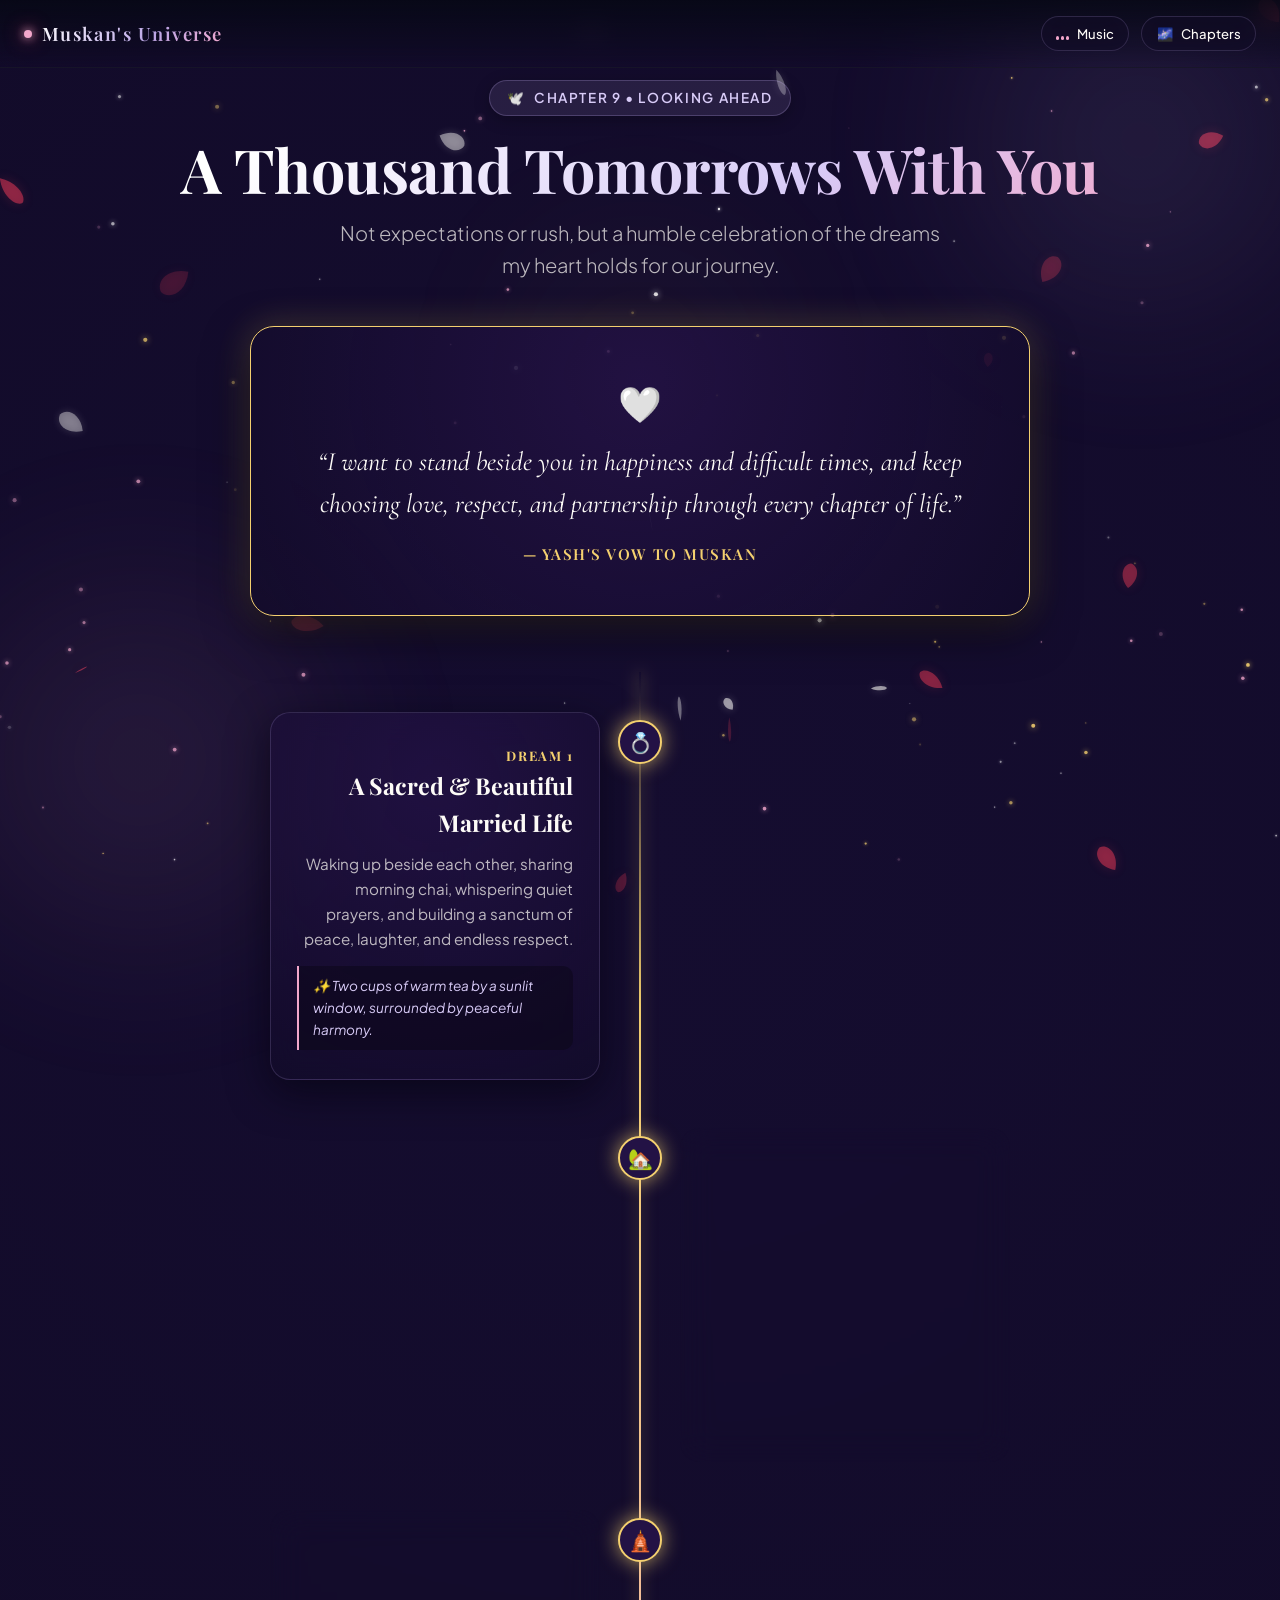
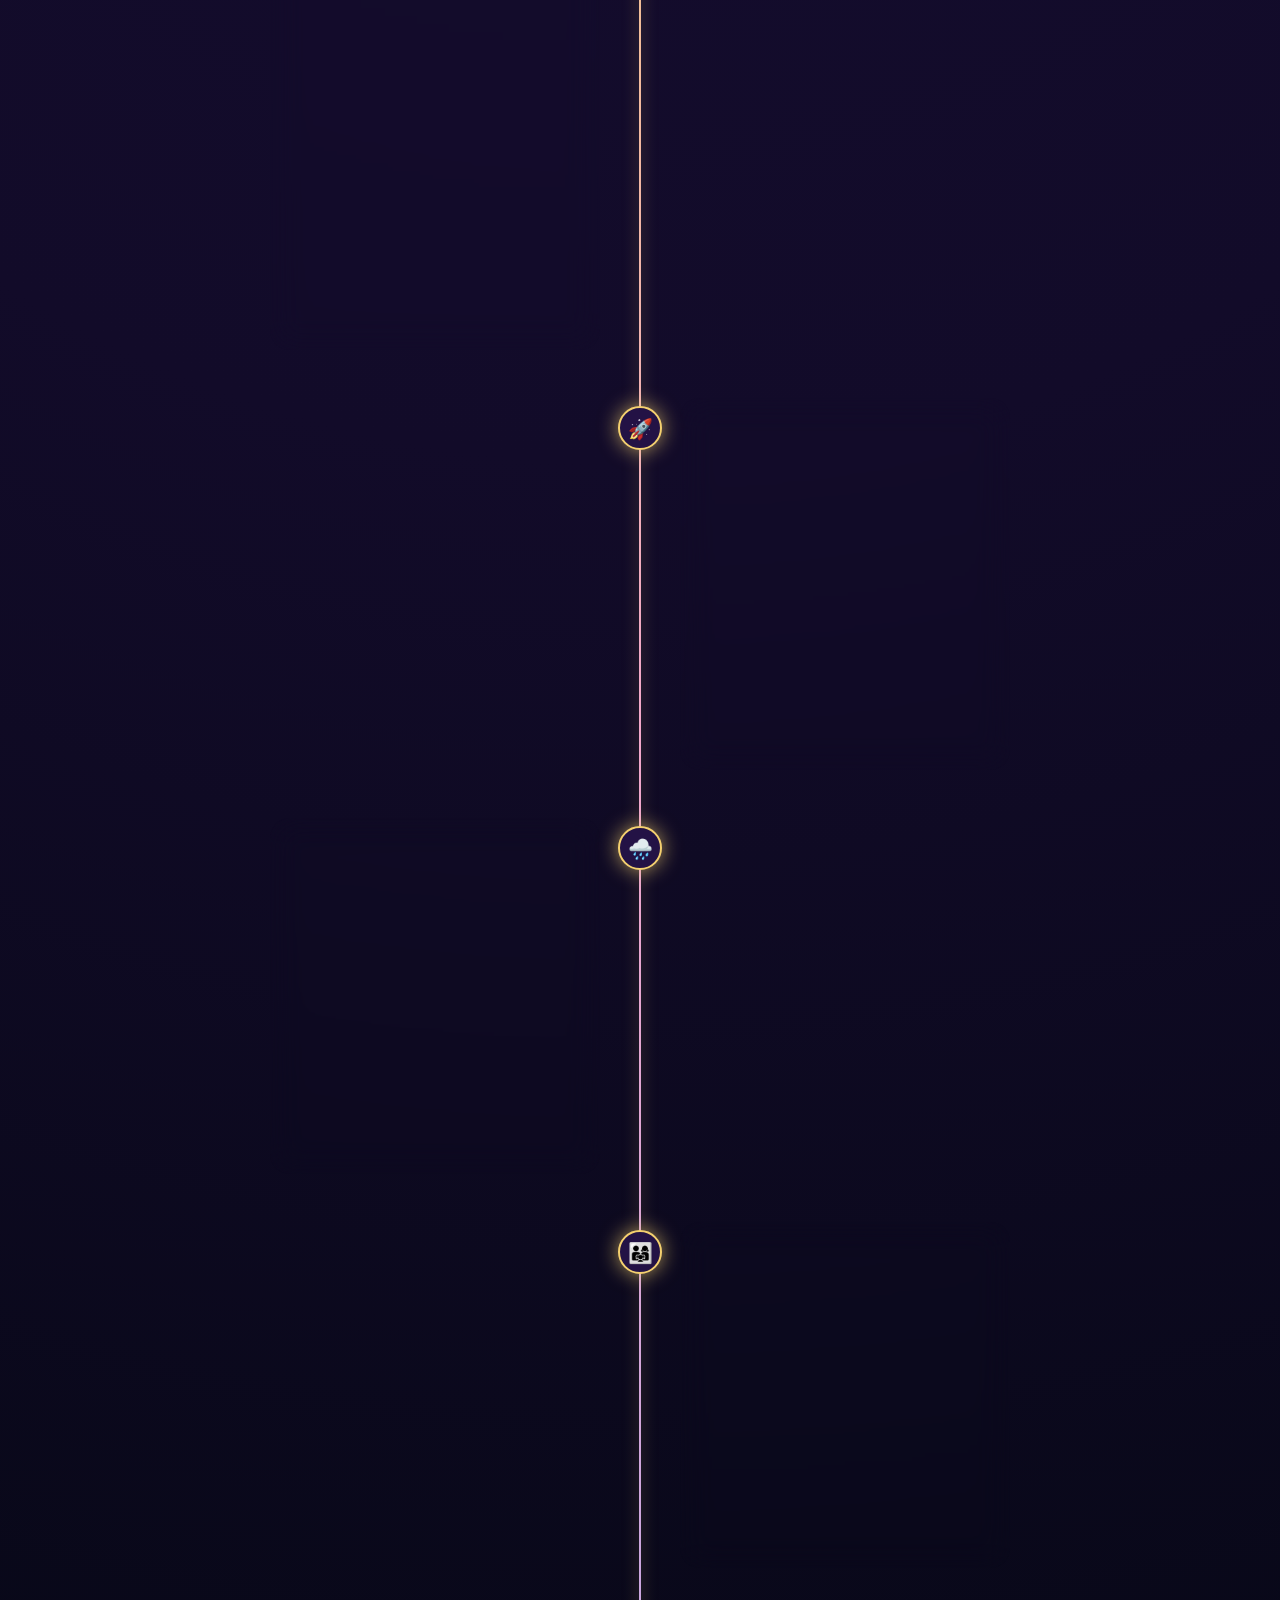
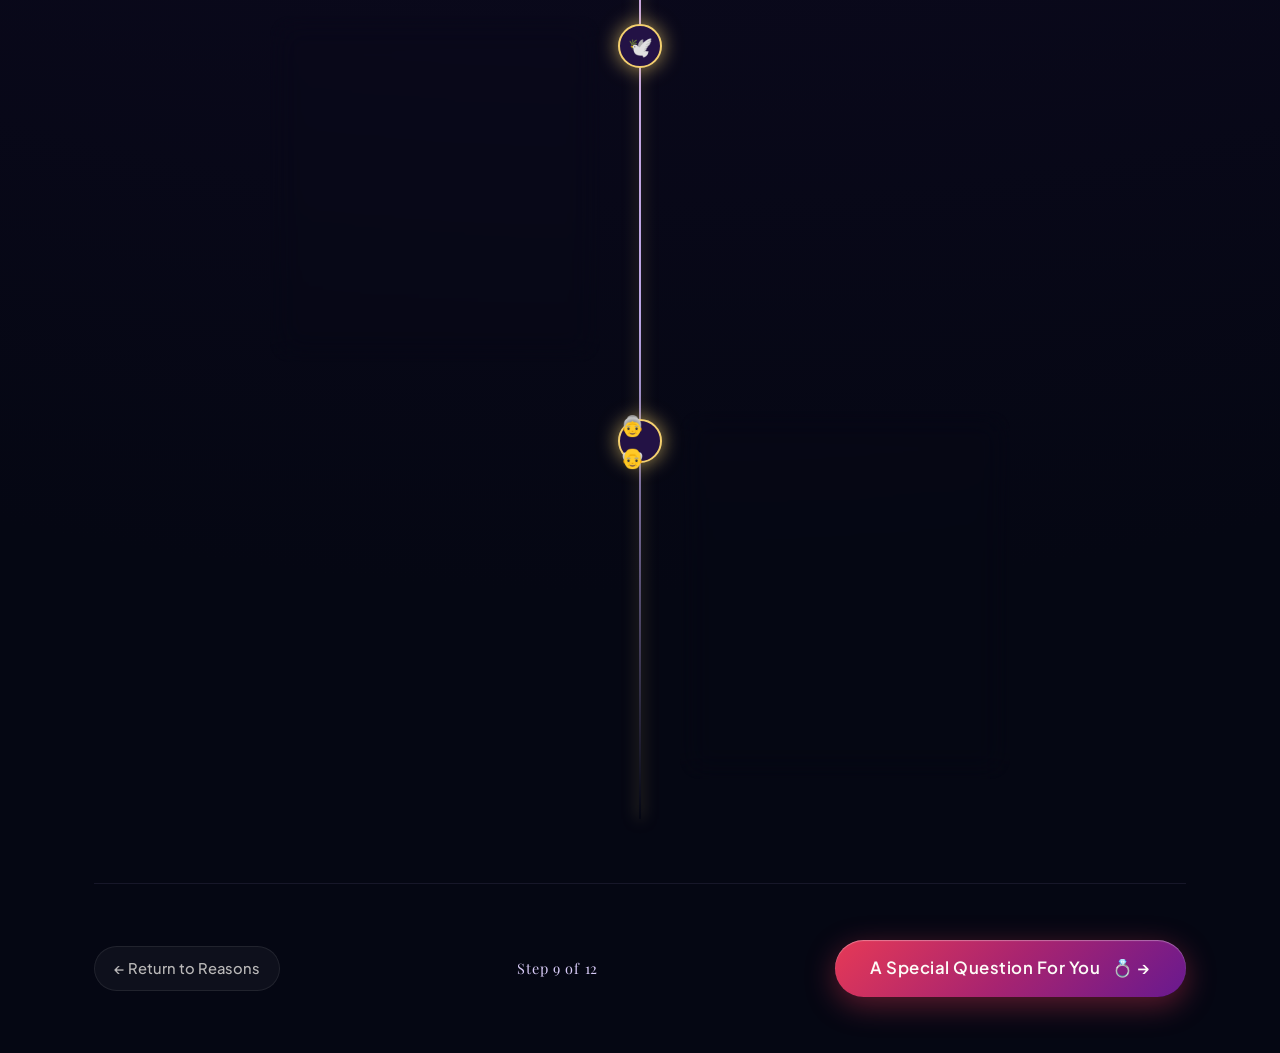
<file: our-future.html>
<!DOCTYPE html>
<html lang="en">
<head>
  <meta charset="UTF-8">
  <meta name="viewport" content="width=device-width, initial-scale=1.0, maximum-scale=5.0">
  <title>A Thousand Tomorrows — Muskan's Universe</title>
  <meta name="description" content="A cinematic vision of a lifetime filled with companionship, respect, dream homes, travel, and growing old together.">
  <meta name="theme-color" content="#050713">

  <link rel="icon" href="data:image/svg+xml,<svg xmlns=%22http://www.w3.org/2000/svg%22 viewBox=%220 0 100 100%22><text y=%22.9em%22 font-size=%2290%22>🕊️</text></svg>">

  <link rel="stylesheet" href="css/global.css">
  <link rel="stylesheet" href="css/our-future.css">
</head>
<body>

  <canvas id="ambient-canvas" aria-hidden="true"></canvas>

  <div class="cosmic-halo halo-1" aria-hidden="true"></div>
  <div class="cosmic-halo halo-2" aria-hidden="true"></div>
  <div class="cosmic-halo halo-3" aria-hidden="true"></div>

  <!-- Header -->
  <header class="top-nav" role="banner">
    <a href="index.html" class="nav-brand" aria-label="Home">
      <span class="brand-dot" aria-hidden="true"></span>
      <span class="brand-title">Muskan's Universe</span>
    </a>

    <div class="nav-controls">
      <button id="sound-toggle-btn" class="nav-btn" aria-label="Toggle ambient music" title="Toggle peaceful ambient sounds">
        <span class="sound-bars" aria-hidden="true">
          <span></span><span></span><span></span>
        </span>
        <span class="sound-label">Music</span>
      </button>

      <button id="drawer-open-btn" class="nav-btn" aria-label="Open chapters" title="View all universe chapters">
        <span aria-hidden="true">🌌</span>
        <span>Chapters</span>
      </button>
    </div>
  </header>

  <!-- Drawer -->
  <div id="drawer-overlay" class="drawer-overlay" aria-hidden="true"></div>
  <nav id="nav-drawer" class="nav-drawer" aria-label="Chapters navigation">
    <div class="drawer-header">
      <span class="drawer-title">Her Universe</span>
      <button id="drawer-close-btn" class="drawer-close" aria-label="Close menu">&times;</button>
    </div>
        <ul class="drawer-links">
      <li><a href="index.html" class="drawer-link"><span>✨</span> 1. The Surprise</a></li>
      <li><a href="loading.html" class="drawer-link"><span>⏳</span> 2. Preparing Universe</a></li>
      <li><a href="hero.html" class="drawer-link"><span>🔮</span> 3. The Memory Orb</a></li>
      <li><a href="memories.html" class="drawer-link"><span>⭐</span> 4. Memories Only We Know</a></li>
      <li><a href="love-letter.html" class="drawer-link"><span>💌</span> 5. Letter for Wifeee Jiii</a></li>
      <li><a href="our-song.html" class="drawer-link"><span>🎵</span> 6. Our Song & Voice Note</a></li>
      <li><a href="surprises.html" class="drawer-link"><span>🎁</span> 7. Little Surprises</a></li>
      <li><a href="reasons.html" class="drawer-link"><span>💎</span> 8. Why You're Precious</a></li>
      <li><a href="our-future.html" class="drawer-link active"><span>🕊️</span> 9. A Thousand Tomorrows</a></li>
      <li><a href="proposal.html" class="drawer-link"><span>💍</span> 10. An Eternal Question</a></li>
      <li><a href="celebration.html" class="drawer-link"><span>🎆</span> 11. The Grand Celebration</a></li>
      <li><a href="ending.html" class="drawer-link"><span>🌙</span> 12. Forever & Always</a></li>
    </ul>
  </nav>

  <!-- Main Scene -->
  <main class="page-wrapper" role="main">
    <div class="container">
      <header class="page-header">
        <div class="tag-pill">
          <span>🕊️</span>
          <span>Chapter 9 • Looking Ahead</span>
        </div>
        <h1 class="main-title">A Thousand Tomorrows With You</h1>
        <p class="subtitle">
          Not expectations or rush, but a humble celebration of the dreams my heart holds for our journey.
        </p>
      </header>

      <!-- Personal Promise Banner -->
      <section class="promise-banner" aria-label="Lifelong commitment">
        <span class="promise-quote-icon" aria-hidden="true">🤍</span>
        <blockquote class="promise-statement">
          “I want to stand beside you in happiness and difficult times, and keep choosing love, respect, and partnership through every chapter of life.”
        </blockquote>
        <span class="promise-author">— Yash's Vow To Muskan</span>
      </section>

      <!-- Vertical Timeline -->
      <section id="timeline-track" class="timeline-track" aria-label="Future dreams timeline">
        <!-- Rendered by our-future.js -->
      </section>

      <!-- Journey Footer -->
      <footer class="journey-footer">
        <a href="reasons.html" class="footer-nav-btn" data-transition="true">&larr; Return to Reasons</a>
        <span class="journey-step-indicator">Step 9 of 12</span>
        <a href="proposal.html" class="btn btn-primary" data-transition="true">
          <span>A Special Question For You</span>
          <span aria-hidden="true">💍 &rarr;</span>
        </a>
      </footer>
    </div>
  </main>

  <script src="js/config.js"></script>
  <script src="js/global.js"></script>
  <script src="js/our-future.js"></script>
</body>
</html>
</file>
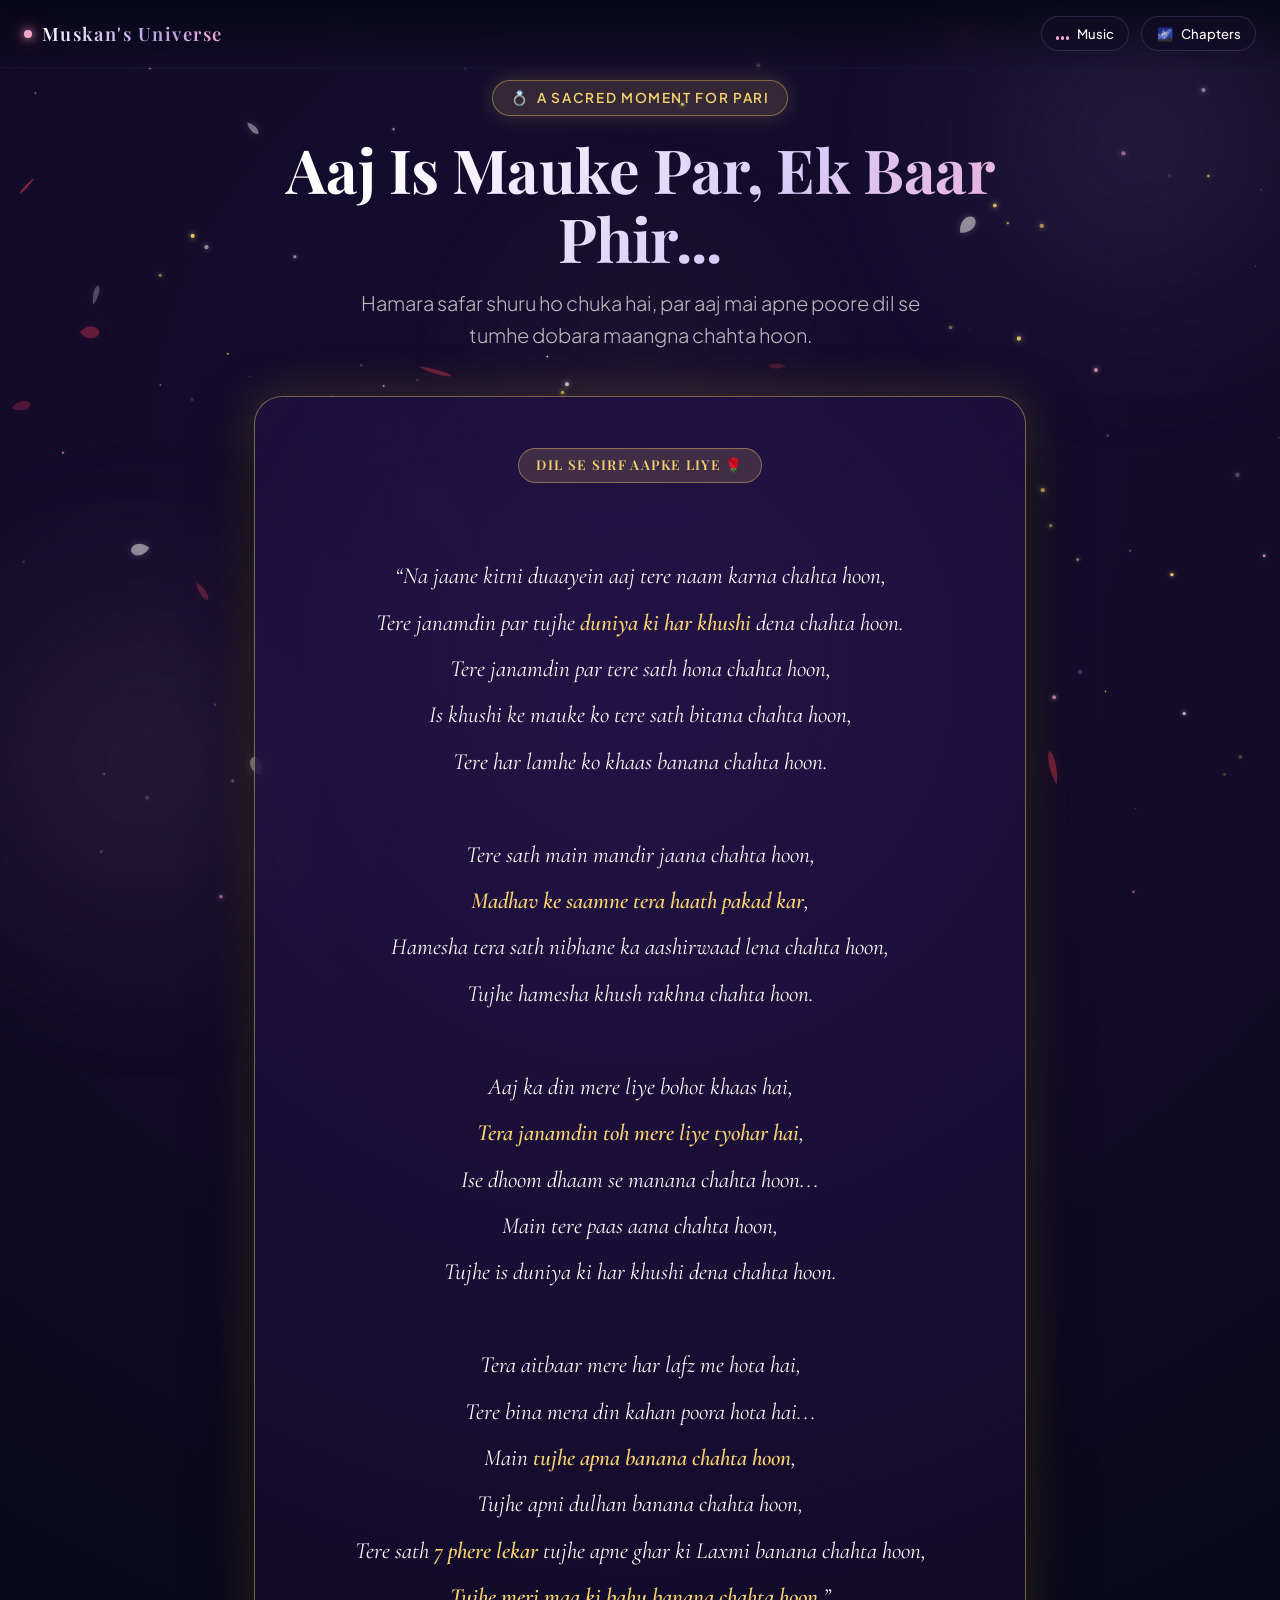
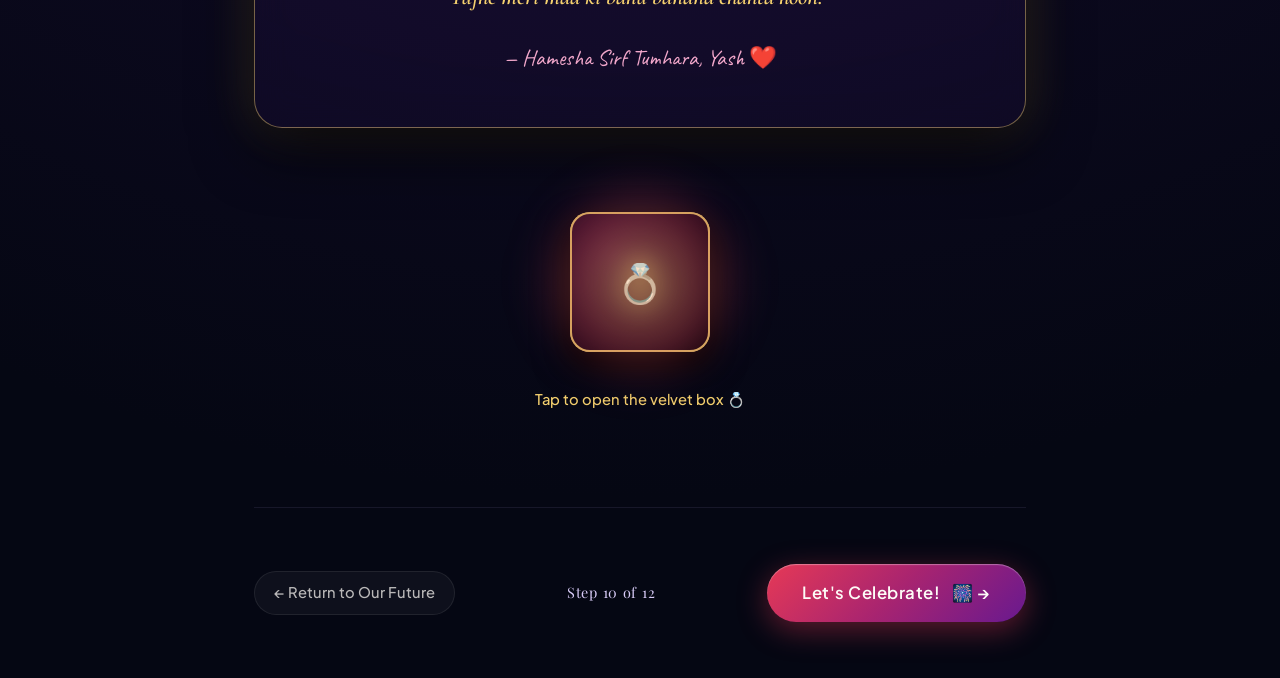
<file: proposal.html>
<!DOCTYPE html>
<html lang="en">
<head>
  <meta charset="UTF-8">
  <meta name="viewport" content="width=device-width, initial-scale=1.0, maximum-scale=5.0">
  <title>An Eternal Question — Muskan's Universe</title>
  <meta name="description" content="On this sacred occasion of your birthday and Diwali, asking for your hand once again for all eternity.">
  <meta name="theme-color" content="#050713">

  <link rel="icon" href="data:image/svg+xml,<svg xmlns=%22http://www.w3.org/2000/svg%22 viewBox=%220 0 100 100%22><text y=%22.9em%22 font-size=%2290%22>💍</text></svg>">

  <link rel="stylesheet" href="css/global.css?v=2.2">
  <link rel="stylesheet" href="css/proposal.css?v=2.2">
</head>
<body>

  <!-- Ambient Canvas -->
  <canvas id="ambient-canvas" aria-hidden="true"></canvas>

  <div class="cosmic-halo halo-1" aria-hidden="true"></div>
  <div class="cosmic-halo halo-2" aria-hidden="true"></div>
  <div class="cosmic-halo halo-3" aria-hidden="true"></div>

  <!-- Header -->
  <header class="top-nav" role="banner">
    <a href="index.html" class="nav-brand" aria-label="Home">
      <span class="brand-dot" aria-hidden="true"></span>
      <span class="brand-title">Muskan's Universe</span>
    </a>

    <div class="nav-controls">
      <button id="sound-toggle-btn" class="nav-btn" aria-label="Toggle ambient music" title="Toggle peaceful ambient sounds">
        <span class="sound-bars" aria-hidden="true">
          <span></span><span></span><span></span>
        </span>
        <span class="sound-label">Music</span>
      </button>

      <button id="drawer-open-btn" class="nav-btn" aria-label="Open chapters" title="View all universe chapters">
        <span aria-hidden="true">🌌</span>
        <span>Chapters</span>
      </button>
    </div>
  </header>

  <!-- Drawer -->
  <div id="drawer-overlay" class="drawer-overlay" aria-hidden="true"></div>
  <nav id="nav-drawer" class="nav-drawer" aria-label="Chapters navigation">
    <div class="drawer-header">
      <span class="drawer-title">Her Universe</span>
      <button id="drawer-close-btn" class="drawer-close" aria-label="Close menu">&times;</button>
    </div>
        <ul class="drawer-links">
      <li><a href="index.html" class="drawer-link"><span>✨</span> 1. The Surprise</a></li>
      <li><a href="loading.html" class="drawer-link"><span>⏳</span> 2. Preparing Universe</a></li>
      <li><a href="hero.html" class="drawer-link"><span>🔮</span> 3. The Memory Orb</a></li>
      <li><a href="memories.html" class="drawer-link"><span>⭐</span> 4. Memories Only We Know</a></li>
      <li><a href="love-letter.html" class="drawer-link"><span>💌</span> 5. Letter for Wifeee Jiii</a></li>
      <li><a href="our-song.html" class="drawer-link"><span>🎵</span> 6. Our Song & Voice Note</a></li>
      <li><a href="surprises.html" class="drawer-link"><span>🎁</span> 7. Little Surprises</a></li>
      <li><a href="reasons.html" class="drawer-link"><span>💎</span> 8. Why You're Precious</a></li>
      <li><a href="our-future.html" class="drawer-link"><span>🕊️</span> 9. A Thousand Tomorrows</a></li>
      <li><a href="proposal.html" class="drawer-link active"><span>💍</span> 10. An Eternal Question</a></li>
      <li><a href="celebration.html" class="drawer-link"><span>🎆</span> 11. The Grand Celebration</a></li>
      <li><a href="ending.html" class="drawer-link"><span>🌙</span> 12. Forever & Always</a></li>
    </ul>
  </nav>

  <!-- Main Scene -->
  <main class="page-wrapper" role="main">
    <div class="container container-narrow">
      <header class="page-header">
        <div class="tag-pill royal">
          <span>💍</span>
          <span>A Sacred Moment For Pari</span>
        </div>
        <h1 class="main-title">Aaj Is Mauke Par, Ek Baar Phir...</h1>
        <p class="subtitle">
          Hamara safar shuru ho chuka hai, par aaj mai apne poore dil se tumhe dobara maangna chahta hoon.
        </p>
      </header>

      <div class="proposal-scene">
        <!-- Proposal Shayari Card -->
        <article class="shayari-card">
          <span class="shayari-badge">Dil Se Sirf Aapke Liye 🌹</span>
          <p class="shayari-verse">
            “Na jaane kitni duaayein aaj tere naam karna chahta hoon,
            Tere janamdin par tujhe <strong>duniya ki har khushi</strong> dena chahta hoon.
            Tere janamdin par tere sath hona chahta hoon,
            Is khushi ke mauke ko tere sath bitana chahta hoon,
            Tere har lamhe ko khaas banana chahta hoon.

            Tere sath main mandir jaana chahta hoon,
            <strong>Madhav ke saamne tera haath pakad kar</strong>,
            Hamesha tera sath nibhane ka aashirwaad lena chahta hoon,
            Tujhe hamesha khush rakhna chahta hoon.

            Aaj ka din mere liye bohot khaas hai,
            <strong>Tera janamdin toh mere liye tyohar hai</strong>,
            Ise dhoom dhaam se manana chahta hoon...
            Main tere paas aana chahta hoon,
            Tujhe is duniya ki har khushi dena chahta hoon.

            Tera aitbaar mere har lafz me hota hai,
            Tere bina mera din kahan poora hota hai...
            Main <strong>tujhe apna banana chahta hoon</strong>,
            Tujhe apni dulhan banana chahta hoon,
            Tere sath <strong>7 phere lekar</strong> tujhe apne ghar ki Laxmi banana chahta hoon,
            <strong>Tujhe meri maa ki bahu banana chahta hoon.</strong>”
          </p>
          <span class="shayari-author">— Hamesha Sirf Tumhara, Yash ❤️</span>
        </article>

        <!-- 3D Velvet Ring Box -->
        <div id="ring-box-wrapper" class="ring-box-wrapper" role="button" tabindex="0" aria-label="Tap to open the royal velvet ring box">
          <div class="ring-box-pedestal">
            <div class="ring-box">
              <div class="ring-box-bottom">
                <div class="diamond-ring">
                  <div class="ring-band"></div>
                  <div class="ring-gem">💎</div>
                </div>
              </div>
              <div class="ring-box-lid"></div>
            </div>
          </div>
          <span class="box-hint">Tap to open the velvet box 💍</span>
        </div>

        <!-- The Proposal Question Box (Reveals upon opening the ring box) -->
        <section id="proposal-question-box" class="proposal-question-box" aria-label="Will you marry me again">
          <h2 class="proposal-big-title">
            Will You Walk This Lifetime With Me?
          </h2>

          <p class="proposal-speech">
            Meri Pari, meri <strong>Wifeee Jiii</strong>, meri <strong>Dharam Patni</strong>...<br>
            Hum <strong>02.04.2026</strong> se ek doosre ka haath thaame chal rahe hain. Raat ke theek <strong>10:52 PM</strong> par jab pehli baar woh shayari bolkar aur roses ke saath propose kiya tha, aur tumhara woh 'I Love You Too' kehna... us pal ne meri poori zindagi ko roshan kar diya tha.<br><br>
            Humare is safar me bohot mushkilein aayi, maine ghaltiyan bhi ki hain... Par tumne har mod par mera sath diya, meri galtiyon ko maaf kiya. Maine bhi sukh-dukh me har faisle me tumhara sath nibhaya hai aur aage bhi hamesha tumhare sath khada rahunga.<br><br>
            Aaj tumhare janamdin aur is <strong>Diwali</strong> ke shubh mauke par, mai apne poore dil se tumhe dobara maangna chahta hoon...<br><br>
            <strong>Meri Personal Laxmi, meri rani... will you walk this lifetime with me? 💍</strong>
          </p>

          <div class="proposal-btn-group">
            <a href="celebration.html" id="btn-proposal-yes" class="btn btn-royal btn-yes" data-transition="true">
              <span>A Thousand Times YES! 💍💖</span>
            </a>
            <button id="btn-proposal-shy" type="button" class="btn btn-secondary">
              <span>Blushing Yes 🙈</span>
            </button>
          </div>
        </section>
      </div>

      <!-- Journey Footer -->
      <footer class="journey-footer">
        <a href="our-future.html" class="footer-nav-btn" data-transition="true">&larr; Return to Our Future</a>
        <span class="journey-step-indicator">Step 10 of 12</span>
        <a href="celebration.html" class="btn btn-primary" data-transition="true">
          <span>Let's Celebrate!</span>
          <span aria-hidden="true">🎆 &rarr;</span>
        </a>
      </footer>
    </div>
  </main>

  <!-- Shy Modal Overlay -->
  <div id="shy-modal-overlay" class="shy-modal-overlay" role="dialog" aria-modal="true">
    <div class="shy-modal">
      <div style="font-size: 2.5rem; margin-bottom: 0.8rem;">🙈 💖 🌹</div>
      <h3 style="font-family: var(--font-display); font-size: 1.5rem; color: var(--champagne-gold); margin-bottom: 0.8rem;">
        Aapki Sharm Hi Meri Sabse Badi Daulat Hai
      </h3>
      <p style="color: var(--pearl-white); font-size: 1.05rem; line-height: 1.6; margin-bottom: 1.8rem; font-family: var(--font-serif);">
        Aapki yeh pyaari si sharm aur bholi si muskaan hi mere dil ka sukoon hai. <br>
        Ab chalo, poore universe ke saath is khushi ka jashn manate hain! ✨
      </p>
      <a href="celebration.html" id="btn-shy-proceed" class="btn btn-primary" data-transition="true">
        <span>Start The Grand Celebration 🎆</span>
      </a>
    </div>
  </div>

  <script src="js/config.js"></script>
  <script src="js/global.js"></script>
  <script src="js/proposal.js"></script>
</body>
</html>
</file>
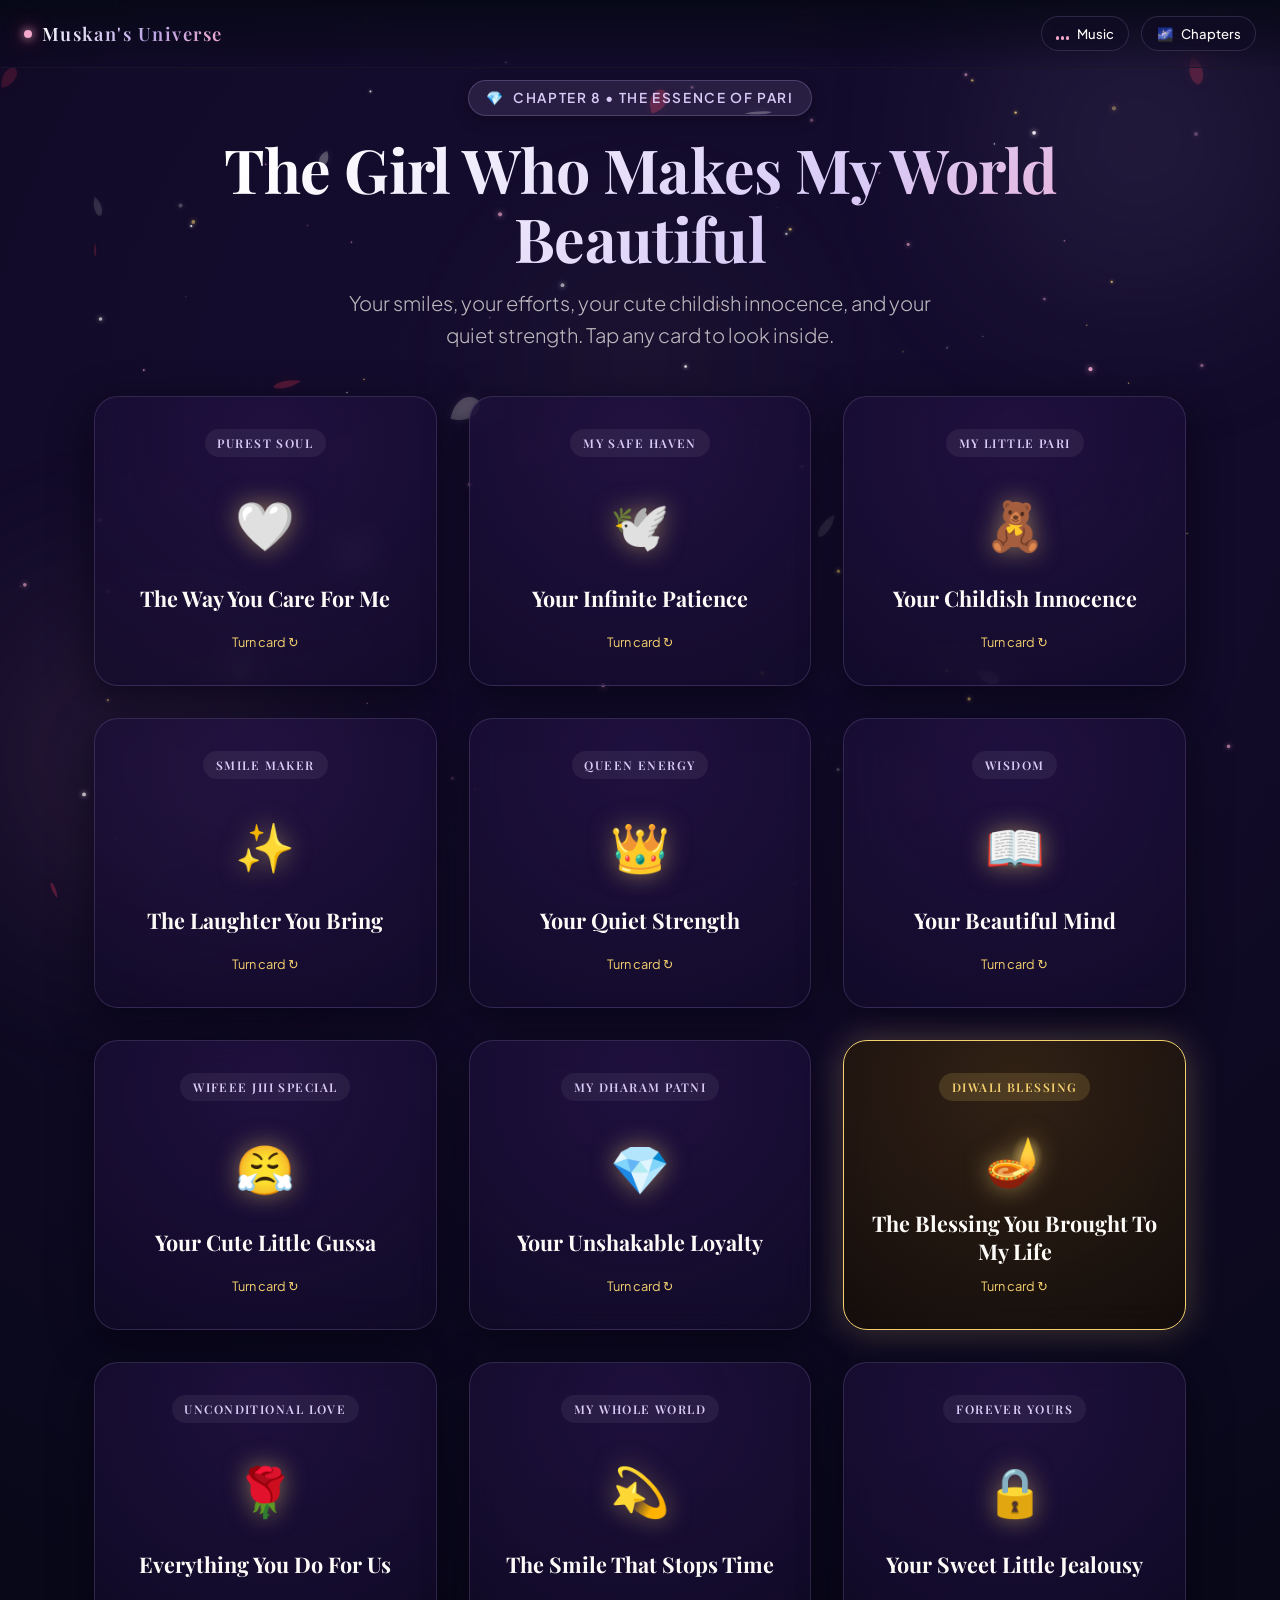
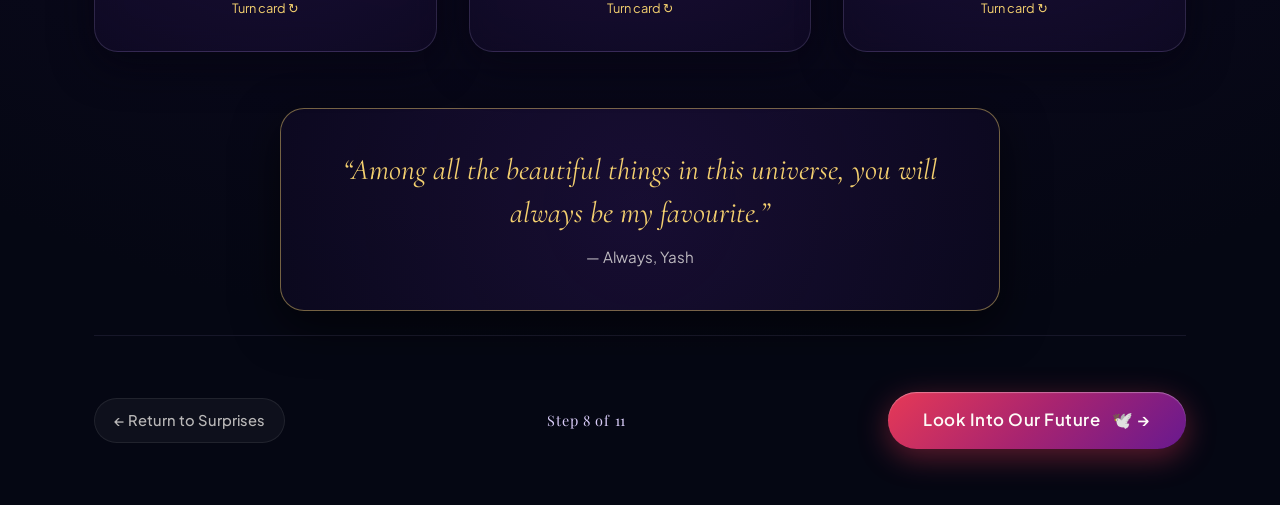
<file: reasons.html>
<!DOCTYPE html>
<html lang="en">
<head>
  <meta charset="UTF-8">
  <meta name="viewport" content="width=device-width, initial-scale=1.0, maximum-scale=5.0">
  <title>Why You're Precious — Muskan's Universe</title>
  <meta name="description" content="An interactive collection of the countless qualities that make Muskan the most precious person in my world.">
  <meta name="theme-color" content="#050713">

  <link rel="icon" href="data:image/svg+xml,<svg xmlns=%22http://www.w3.org/2000/svg%22 viewBox=%220 0 100 100%22><text y=%22.9em%22 font-size=%2290%22>💎</text></svg>">

  <link rel="stylesheet" href="css/global.css?v=2.2">
  <link rel="stylesheet" href="css/reasons.css?v=2.2">
</head>
<body>

  <canvas id="ambient-canvas" aria-hidden="true"></canvas>

  <div class="cosmic-halo halo-1" aria-hidden="true"></div>
  <div class="cosmic-halo halo-2" aria-hidden="true"></div>
  <div class="cosmic-halo halo-3" aria-hidden="true"></div>

  <!-- Header -->
  <header class="top-nav" role="banner">
    <a href="index.html" class="nav-brand" aria-label="Home">
      <span class="brand-dot" aria-hidden="true"></span>
      <span class="brand-title">Muskan's Universe</span>
    </a>

    <div class="nav-controls">
      <button id="sound-toggle-btn" class="nav-btn" aria-label="Toggle ambient music" title="Toggle peaceful ambient sounds">
        <span class="sound-bars" aria-hidden="true">
          <span></span><span></span><span></span>
        </span>
        <span class="sound-label">Music</span>
      </button>

      <button id="drawer-open-btn" class="nav-btn" aria-label="Open chapters" title="View all universe chapters">
        <span aria-hidden="true">🌌</span>
        <span>Chapters</span>
      </button>
    </div>
  </header>

  <!-- Drawer -->
  <div id="drawer-overlay" class="drawer-overlay" aria-hidden="true"></div>
  <nav id="nav-drawer" class="nav-drawer" aria-label="Chapters navigation">
    <div class="drawer-header">
      <span class="drawer-title">Her Universe</span>
      <button id="drawer-close-btn" class="drawer-close" aria-label="Close menu">&times;</button>
    </div>
        <ul class="drawer-links">
      <li><a href="index.html" class="drawer-link"><span>✨</span> 1. The Surprise</a></li>
      <li><a href="loading.html" class="drawer-link"><span>⏳</span> 2. Preparing Universe</a></li>
      <li><a href="hero.html" class="drawer-link"><span>🔮</span> 3. The Memory Orb</a></li>
      <li><a href="memories.html" class="drawer-link"><span>⭐</span> 4. Memories Only We Know</a></li>
      <li><a href="love-letter.html" class="drawer-link"><span>💌</span> 5. Letter for Wifeee Jiii</a></li>
      <li><a href="our-song.html" class="drawer-link"><span>🎵</span> 6. Our Song & Voice Note</a></li>
      <li><a href="surprises.html" class="drawer-link"><span>🎁</span> 7. Little Surprises</a></li>
      <li><a href="reasons.html" class="drawer-link active"><span>💎</span> 8. Why You're Precious</a></li>
      <li><a href="our-future.html" class="drawer-link"><span>🕊️</span> 9. A Thousand Tomorrows</a></li>
      <li><a href="proposal.html" class="drawer-link"><span>💍</span> 10. An Eternal Question</a></li>
      <li><a href="celebration.html" class="drawer-link"><span>🎆</span> 11. The Grand Celebration</a></li>
      <li><a href="ending.html" class="drawer-link"><span>🌙</span> 12. Forever & Always</a></li>
    </ul>
  </nav>

  <!-- Main Scene -->
  <main class="page-wrapper" role="main">
    <div class="container">
      <header class="page-header">
        <div class="tag-pill">
          <span>💎</span>
          <span>Chapter 8 • The Essence of Pari</span>
        </div>
        <h1 class="main-title">The Girl Who Makes My World Beautiful</h1>
        <p class="subtitle">
          Your smiles, your efforts, your cute childish innocence, and your quiet strength. Tap any card to look inside.
        </p>
      </header>

      <!-- 3D Flip Reasons Grid -->
      <section id="reasons-grid" class="reasons-grid" aria-label="Reasons why I cherish you">
        <!-- Rendered by reasons.js -->
      </section>

      <!-- Final Climax Quote -->
      <section class="final-reasons-quote">
        <blockquote class="final-reasons-text">
          “Among all the beautiful things in this universe, you will always be my favourite.”
        </blockquote>
        <span class="final-reasons-author">— Always, Yash</span>
      </section>

      <!-- Journey Footer -->
      <footer class="journey-footer">
        <a href="surprises.html" class="footer-nav-btn" data-transition="true">&larr; Return to Surprises</a>
        <span class="journey-step-indicator">Step 8 of 11</span>
        <a href="our-future.html" class="btn btn-primary" data-transition="true">
          <span>Look Into Our Future</span>
          <span aria-hidden="true">🕊️ &rarr;</span>
        </a>
      </footer>
    </div>
  </main>

  <script src="js/config.js"></script>
  <script src="js/global.js"></script>
  <script src="js/reasons.js"></script>
</body>
</html>
</file>
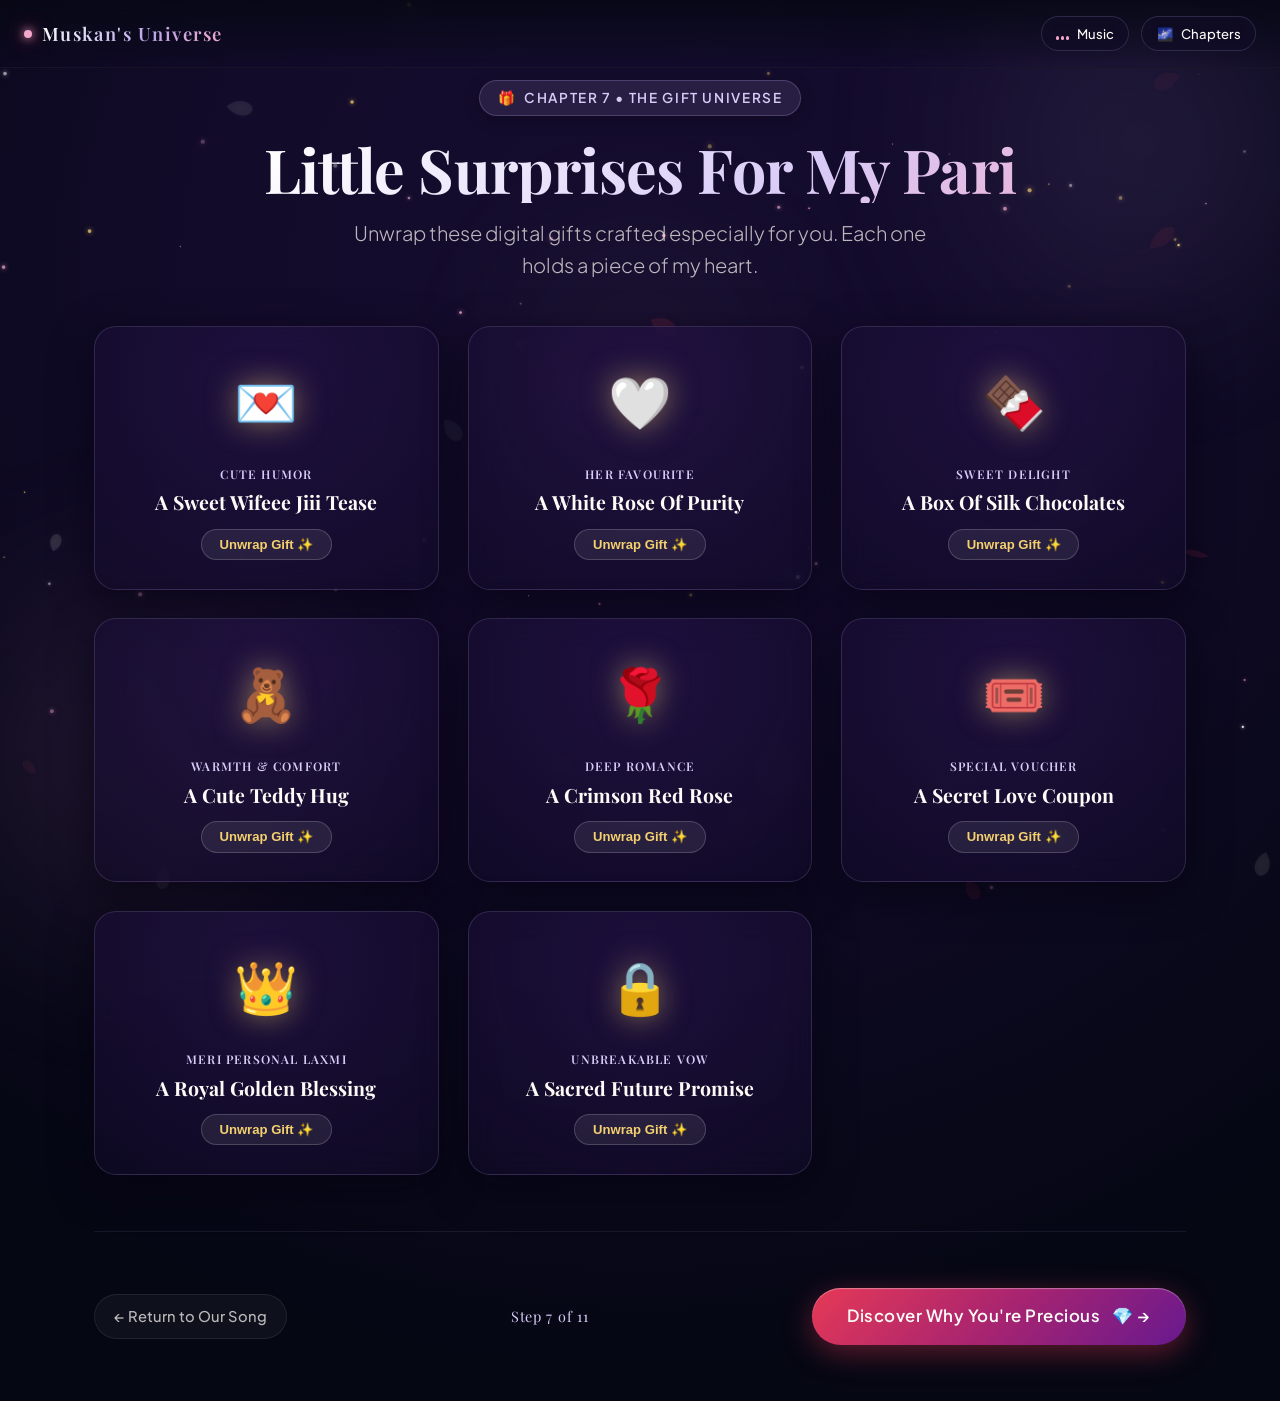
<file: surprises.html>
<!DOCTYPE html>
<html lang="en">
<head>
  <meta charset="UTF-8">
  <meta name="viewport" content="width=device-width, initial-scale=1.0, maximum-scale=5.0">
  <title>Little Surprises For My Pari — Muskan's Universe</title>
  <meta name="description" content="An interactive universe of thoughtful surprises, white roses, chocolates and promises.">
  <meta name="theme-color" content="#050713">

  <link rel="icon" href="data:image/svg+xml,<svg xmlns=%22http://www.w3.org/2000/svg%22 viewBox=%220 0 100 100%22><text y=%22.9em%22 font-size=%2290%22>🎁</text></svg>">

  <link rel="stylesheet" href="css/global.css?v=2.2">
  <link rel="stylesheet" href="css/surprises.css?v=2.2">
</head>
<body>

  <canvas id="ambient-canvas" aria-hidden="true"></canvas>

  <div class="cosmic-halo halo-1" aria-hidden="true"></div>
  <div class="cosmic-halo halo-2" aria-hidden="true"></div>
  <div class="cosmic-halo halo-3" aria-hidden="true"></div>

  <!-- Header -->
  <header class="top-nav" role="banner">
    <a href="index.html" class="nav-brand" aria-label="Home">
      <span class="brand-dot" aria-hidden="true"></span>
      <span class="brand-title">Muskan's Universe</span>
    </a>

    <div class="nav-controls">
      <button id="sound-toggle-btn" class="nav-btn" aria-label="Toggle ambient music" title="Toggle peaceful ambient sounds">
        <span class="sound-bars" aria-hidden="true">
          <span></span><span></span><span></span>
        </span>
        <span class="sound-label">Music</span>
      </button>

      <button id="drawer-open-btn" class="nav-btn" aria-label="Open chapters" title="View all universe chapters">
        <span aria-hidden="true">🌌</span>
        <span>Chapters</span>
      </button>
    </div>
  </header>

  <!-- Drawer -->
  <div id="drawer-overlay" class="drawer-overlay" aria-hidden="true"></div>
  <nav id="nav-drawer" class="nav-drawer" aria-label="Chapters navigation">
    <div class="drawer-header">
      <span class="drawer-title">Her Universe</span>
      <button id="drawer-close-btn" class="drawer-close" aria-label="Close menu">&times;</button>
    </div>
        <ul class="drawer-links">
      <li><a href="index.html" class="drawer-link"><span>✨</span> 1. The Surprise</a></li>
      <li><a href="loading.html" class="drawer-link"><span>⏳</span> 2. Preparing Universe</a></li>
      <li><a href="hero.html" class="drawer-link"><span>🔮</span> 3. The Memory Orb</a></li>
      <li><a href="memories.html" class="drawer-link"><span>⭐</span> 4. Memories Only We Know</a></li>
      <li><a href="love-letter.html" class="drawer-link"><span>💌</span> 5. Letter for Wifeee Jiii</a></li>
      <li><a href="our-song.html" class="drawer-link"><span>🎵</span> 6. Our Song & Voice Note</a></li>
      <li><a href="surprises.html" class="drawer-link active"><span>🎁</span> 7. Little Surprises</a></li>
      <li><a href="reasons.html" class="drawer-link"><span>💎</span> 8. Why You're Precious</a></li>
      <li><a href="our-future.html" class="drawer-link"><span>🕊️</span> 9. A Thousand Tomorrows</a></li>
      <li><a href="proposal.html" class="drawer-link"><span>💍</span> 10. An Eternal Question</a></li>
      <li><a href="celebration.html" class="drawer-link"><span>🎆</span> 11. The Grand Celebration</a></li>
      <li><a href="ending.html" class="drawer-link"><span>🌙</span> 12. Forever & Always</a></li>
    </ul>
  </nav>

  <!-- Main Scene -->
  <main class="page-wrapper" role="main">
    <div class="container">
      <header class="page-header">
        <div class="tag-pill">
          <span>🎁</span>
          <span>Chapter 7 • The Gift Universe</span>
        </div>
        <h1 class="main-title">Little Surprises For My Pari</h1>
        <p class="subtitle">
          Unwrap these digital gifts crafted especially for you. Each one holds a piece of my heart.
        </p>
      </header>

      <!-- Surprises Grid -->
      <section id="surprises-grid" class="surprises-grid" aria-label="Surprise gifts grid">
        <!-- Rendered by surprises.js -->
      </section>

      <!-- Journey Footer -->
      <footer class="journey-footer">
        <a href="our-song.html" class="footer-nav-btn" data-transition="true">&larr; Return to Our Song</a>
        <span class="journey-step-indicator">Step 7 of 11</span>
        <a href="reasons.html" class="btn btn-primary" data-transition="true">
          <span>Discover Why You're Precious</span>
          <span aria-hidden="true">💎 &rarr;</span>
        </a>
      </footer>
    </div>
  </main>

  <!-- Surprise Modal Reveal -->
  <div id="surprise-modal-overlay" class="surprise-modal-overlay" role="dialog" aria-modal="true" aria-labelledby="modal-title">
    <div class="surprise-modal">
      <div id="modal-icon" class="modal-icon-badge" aria-hidden="true">🎁</div>
      <h2 id="modal-title" class="modal-title">Special Surprise</h2>
      <p id="modal-text" class="modal-text">Content goes here...</p>
      <button id="modal-close-btn" type="button" class="btn btn-royal modal-close-btn">
        <span>Keep Close to Heart 💖</span>
      </button>
    </div>
  </div>

  <script src="js/config.js"></script>
  <script src="js/global.js"></script>
  <script src="js/surprises.js"></script>
</body>
</html>
</file>
<file: css/global.css>
/* ==========================================================================
   MUSKAN'S PERSONAL CINEMATIC BIRTHDAY UNIVERSE
   Global Stylesheet — Unified Luxury & Romantic Design System
   ========================================================================== */

@import url('https://fonts.googleapis.com/css2?family=Caveat:wght@500;600;700&family=Cormorant+Garamond:ital,wght@0,300;0,400;0,600;0,700;1,400;1,600&family=Playfair+Display:ital,wght@0,400;0,600;0,700;0,800;1,400;1,600&family=Plus+Jakarta+Sans:wght@300;400;500;600;700&family=Sacramento&display=swap');

:root {
  /* Color Palette */
  --midnight-navy: #050713;
  --midnight-deep: #090c1f;
  --deep-purple: #120b29;
  --royal-purple: #231245;
  --lavender: #bba6e6;
  --lavender-light: #d8cbf7;
  --soft-pink: #f2a7cb;
  --rose-red: #e63956;
  --champagne-gold: #f4d06f;
  --gold-glow: rgba(244, 208, 111, 0.4);
  --pearl-white: #fdfbf7;
  --white-muted: rgba(253, 251, 247, 0.72);
  --white-dim: rgba(253, 251, 247, 0.45);

  /* Glassmorphism & Overlays */
  --glass-bg: rgba(20, 14, 42, 0.55);
  --glass-bg-hover: rgba(30, 20, 60, 0.7);
  --glass-border: rgba(187, 166, 230, 0.18);
  --glass-border-hover: rgba(242, 167, 203, 0.4);
  --glass-border-gold: rgba(244, 208, 111, 0.45);
  --glass-blur: blur(16px);
  --glass-shadow: 0 12px 40px rgba(4, 3, 15, 0.65);
  --glow-shadow-pink: 0 0 35px rgba(242, 167, 203, 0.35);
  --glow-shadow-purple: 0 0 45px rgba(139, 92, 246, 0.28);
  --glow-shadow-gold: 0 0 35px rgba(244, 208, 111, 0.35);

  /* Typography */
  --font-serif: 'Cormorant Garamond', 'Playfair Display', Georgia, serif;
  --font-display: 'Playfair Display', Georgia, serif;
  --font-sans: 'Plus Jakarta Sans', system-ui, -apple-system, sans-serif;
  --font-script: 'Sacramento', 'Caveat', cursive;
  --font-hand: 'Caveat', cursive;

  /* Transitions */
  --ease-gentle: cubic-bezier(0.25, 1, 0.5, 1);
  --ease-spring: cubic-bezier(0.34, 1.56, 0.64, 1);
  --transition-fast: 0.22s var(--ease-gentle);
  --transition-normal: 0.4s var(--ease-gentle);
  --transition-slow: 0.8s var(--ease-gentle);
  --transition-cinematic: 1.2s cubic-bezier(0.16, 1, 0.3, 1);
}

/* ==========================================================================
   Base & Reset
   ========================================================================== */

*, *::before, *::after {
  box-sizing: border-box;
  margin: 0;
  padding: 0;
}

html {
  font-size: 16px;
  scroll-behavior: smooth;
  -webkit-text-size-adjust: 100%;
  background-color: var(--midnight-navy);
  color: var(--pearl-white);
  min-height: 100%;
  width: 100%;
  overflow-x: hidden;
  overflow-y: auto;
  -webkit-overflow-scrolling: touch;
}

body {
  font-family: var(--font-sans);
  background: radial-gradient(circle at 50% 20%, #150d30 0%, var(--deep-purple) 35%, var(--midnight-navy) 85%);
  color: var(--pearl-white);
  min-height: 100vh;
  min-height: 100svh;
  width: 100%;
  overflow-x: hidden;
  position: relative;
  line-height: 1.6;
  -webkit-font-smoothing: antialiased;
  -moz-osx-font-smoothing: grayscale;
  -webkit-overflow-scrolling: touch;
}

/* Background Atmosphere Canvases */
#ambient-canvas {
  position: fixed;
  top: 0;
  left: 0;
  width: 100%;
  height: 100%;
  pointer-events: none;
  z-index: 0;
}

/* Ambient Radial Glow Halos */
.cosmic-halo {
  position: fixed;
  border-radius: 50%;
  filter: blur(90px);
  pointer-events: none;
  z-index: 0;
  opacity: 0.45;
  animation: pulseHalo 12s ease-in-out infinite alternate;
}

.halo-1 {
  width: 480px;
  height: 480px;
  top: -100px;
  right: -100px;
  background: radial-gradient(circle, rgba(187, 166, 230, 0.35), transparent 70%);
}

.halo-2 {
  width: 520px;
  height: 520px;
  bottom: -120px;
  left: -120px;
  background: radial-gradient(circle, rgba(242, 167, 203, 0.28), transparent 70%);
  animation-delay: -6s;
}

.halo-3 {
  width: 380px;
  height: 380px;
  top: 40%;
  left: 50%;
  transform: translate(-50%, -50%);
  background: radial-gradient(circle, rgba(244, 208, 111, 0.15), transparent 70%);
  animation-delay: -3s;
}

@keyframes pulseHalo {
  0% { transform: scale(1) translate(0, 0); opacity: 0.35; }
  50% { transform: scale(1.15) translate(20px, -15px); opacity: 0.55; }
  100% { transform: scale(0.95) translate(-15px, 20px); opacity: 0.38; }
}

/* ==========================================================================
   Header & Navigation Bar
   ========================================================================== */

.top-nav {
  position: fixed;
  top: 0;
  left: 0;
  width: 100%;
  z-index: 1000;
  padding: 1rem 1.5rem;
  backdrop-filter: blur(12px);
  -webkit-backdrop-filter: blur(12px);
  background: linear-gradient(180deg, rgba(6, 8, 20, 0.85) 0%, rgba(6, 8, 20, 0.3) 70%, transparent 100%);
  display: flex;
  justify-content: space-between;
  align-items: center;
  border-bottom: 1px solid rgba(187, 166, 230, 0.08);
}

.nav-brand {
  display: flex;
  align-items: center;
  gap: 0.6rem;
  text-decoration: none;
  color: var(--pearl-white);
}

.brand-dot {
  width: 8px;
  height: 8px;
  border-radius: 50%;
  background: var(--soft-pink);
  box-shadow: 0 0 10px var(--soft-pink), 0 0 20px var(--rose-red);
  animation: pulseDot 2s infinite ease-in-out;
}

@keyframes pulseDot {
  0%, 100% { transform: scale(1); opacity: 0.85; }
  50% { transform: scale(1.4); opacity: 1; box-shadow: 0 0 15px var(--soft-pink), 0 0 25px var(--champagne-gold); }
}

.brand-title {
  font-family: var(--font-display);
  font-size: clamp(0.95rem, 2.5vw, 1.15rem);
  font-weight: 600;
  letter-spacing: 0.08em;
  background: linear-gradient(135deg, #fff 0%, var(--lavender) 60%, var(--soft-pink) 100%);
  -webkit-background-clip: text;
  -webkit-text-fill-color: transparent;
}

.nav-controls {
  display: flex;
  align-items: center;
  gap: 0.75rem;
}

/* Sound and Menu Buttons */
.nav-btn {
  background: var(--glass-bg);
  border: 1px solid var(--glass-border);
  color: var(--pearl-white);
  padding: 0.5rem 0.9rem;
  border-radius: 999px;
  font-family: var(--font-sans);
  font-size: 0.82rem;
  font-weight: 500;
  display: inline-flex;
  align-items: center;
  gap: 0.5rem;
  cursor: pointer;
  transition: all var(--transition-fast);
  backdrop-filter: var(--glass-blur);
  -webkit-backdrop-filter: var(--glass-blur);
}

.nav-btn:hover, .nav-btn:focus-visible {
  border-color: var(--glass-border-hover);
  background: var(--glass-bg-hover);
  box-shadow: var(--glow-shadow-pink);
  transform: translateY(-2px);
  outline: none;
}

.nav-btn:active {
  transform: translateY(0);
}

/* Sound Bars Equalizer Animation */
.sound-bars {
  display: inline-flex;
  align-items: flex-end;
  gap: 2.5px;
  height: 12px;
}

.sound-bars span {
  width: 2.5px;
  background: var(--soft-pink);
  border-radius: 2px;
  height: 4px;
  transition: height 0.2s ease;
}

.nav-btn.playing .sound-bars span:nth-child(1) {
  animation: eqBar 0.8s ease infinite alternate;
}
.nav-btn.playing .sound-bars span:nth-child(2) {
  animation: eqBar 0.6s ease infinite alternate 0.2s;
}
.nav-btn.playing .sound-bars span:nth-child(3) {
  animation: eqBar 0.9s ease infinite alternate 0.4s;
}

@keyframes eqBar {
  0% { height: 3px; }
  100% { height: 12px; background: var(--champagne-gold); }
}

/* Quick Page Navigation Drawer Modal */
.nav-drawer {
  position: fixed;
  top: 0;
  right: 0;
  bottom: 0;
  width: min(340px, 85vw);
  background: rgba(14, 10, 32, 0.94);
  backdrop-filter: blur(24px);
  -webkit-backdrop-filter: blur(24px);
  border-left: 1px solid var(--glass-border);
  z-index: 10000;
  padding: 2.5rem 1.75rem;
  display: flex;
  flex-direction: column;
  transform: translateX(105%);
  transition: transform 0.4s var(--ease-spring), visibility 0.4s ease;
  box-shadow: -15px 0 50px rgba(0, 0, 0, 0.8);
  visibility: hidden;
  pointer-events: none;
}

.nav-drawer.open {
  transform: translateX(0);
  visibility: visible;
  pointer-events: auto;
}

.drawer-header {
  display: flex;
  justify-content: space-between;
  align-items: center;
  padding-bottom: 1.5rem;
  border-bottom: 1px solid var(--glass-border);
  margin-bottom: 1.5rem;
}

.drawer-title {
  font-family: var(--font-display);
  font-size: 1.25rem;
  color: var(--champagne-gold);
}

.drawer-close {
  background: transparent;
  border: none;
  color: var(--pearl-white);
  font-size: 1.5rem;
  cursor: pointer;
  padding: 0.25rem;
  line-height: 1;
}

.drawer-links {
  list-style: none;
  display: flex;
  flex-direction: column;
  gap: 0.6rem;
  overflow-y: auto;
  padding-right: 0.5rem;
}

.drawer-link {
  display: flex;
  align-items: center;
  gap: 0.8rem;
  padding: 0.7rem 1rem;
  border-radius: 12px;
  color: var(--white-muted);
  text-decoration: none;
  font-size: 0.92rem;
  font-weight: 500;
  transition: all var(--transition-fast);
  border: 1px solid transparent;
}

.drawer-link:hover, .drawer-link.active {
  background: rgba(187, 166, 230, 0.12);
  color: var(--pearl-white);
  border-color: var(--glass-border-hover);
  transform: translateX(5px);
}

.drawer-link.active {
  border-color: var(--champagne-gold);
  color: var(--champagne-gold);
}

.drawer-overlay {
  position: fixed;
  inset: 0;
  background: rgba(0, 0, 0, 0.65);
  backdrop-filter: blur(4px);
  z-index: 9999;
  opacity: 0;
  pointer-events: none;
  transition: opacity 0.3s ease;
}

.drawer-overlay.open {
  opacity: 1;
  pointer-events: auto;
}

/* ==========================================================================
   Page Layout & Wrapper
   ========================================================================== */

.page-wrapper {
  position: relative;
  z-index: 10;
  width: 100%;
  min-height: 100vh;
  min-height: 100svh;
  display: flex;
  flex-direction: column;
  padding-top: 5rem;
  padding-bottom: 3.5rem;
  overflow: visible;
  touch-action: pan-y;
}

.container {
  width: 100%;
  max-width: 1140px;
  margin: 0 auto;
  padding: 0 1.5rem;
  overflow: visible;
  touch-action: pan-y;
}

.container-narrow {
  max-width: 820px;
}

/* Page Titles & Headers */
.page-header {
  text-align: center;
  margin-bottom: 2.8rem;
  position: relative;
}

.tag-pill {
  display: inline-flex;
  align-items: center;
  gap: 0.5rem;
  padding: 0.38rem 1.1rem;
  border-radius: 999px;
  background: rgba(187, 166, 230, 0.12);
  border: 1px solid rgba(187, 166, 230, 0.25);
  color: var(--lavender-light);
  font-size: clamp(0.75rem, 1.8vw, 0.85rem);
  font-weight: 600;
  letter-spacing: 0.12em;
  text-transform: uppercase;
  margin-bottom: 1.1rem;
  box-shadow: 0 4px 15px rgba(0, 0, 0, 0.25);
}

.tag-pill.royal {
  background: rgba(244, 208, 111, 0.14);
  border-color: rgba(244, 208, 111, 0.4);
  color: var(--champagne-gold);
  box-shadow: 0 0 20px rgba(244, 208, 111, 0.2);
}

.main-title {
  font-family: var(--font-display);
  font-size: clamp(2rem, 5.5vw, 3.8rem);
  font-weight: 700;
  line-height: 1.15;
  letter-spacing: -0.01em;
  margin-bottom: 0.85rem;
  background: linear-gradient(135deg, #ffffff 15%, var(--lavender-light) 65%, var(--soft-pink) 100%);
  -webkit-background-clip: text;
  -webkit-text-fill-color: transparent;
}

.subtitle {
  font-size: clamp(1rem, 2.2vw, 1.25rem);
  color: var(--white-muted);
  max-width: 620px;
  margin: 0 auto;
  font-weight: 300;
}

.subtitle strong {
  color: var(--soft-pink);
  font-weight: 600;
}

/* ==========================================================================
   Buttons & Interactive Elements
   ========================================================================== */

.btn {
  position: relative;
  display: inline-flex;
  align-items: center;
  justify-content: center;
  gap: 0.75rem;
  padding: 0.95rem 2.2rem;
  border-radius: 999px;
  font-family: var(--font-sans);
  font-size: clamp(0.92rem, 2vw, 1.05rem);
  font-weight: 600;
  text-decoration: none;
  cursor: pointer;
  border: none;
  transition: all var(--transition-normal);
  letter-spacing: 0.03em;
  overflow: hidden;
}

.btn:focus-visible {
  outline: 3px solid var(--champagne-gold);
  outline-offset: 3px;
}

/* Primary Romantic Button */
.btn-primary {
  background: linear-gradient(135deg, #e63956 0%, #a82470 50%, #68198f 100%);
  color: var(--pearl-white);
  box-shadow: 0 8px 30px rgba(230, 57, 86, 0.4), inset 0 1px 1px rgba(255, 255, 255, 0.35);
}

.btn-primary:hover {
  transform: translateY(-3px) scale(1.02);
  box-shadow: 0 12px 40px rgba(230, 57, 86, 0.65), 0 0 30px rgba(242, 167, 203, 0.5);
}

.btn-primary:active {
  transform: translateY(0) scale(0.99);
}

/* Secondary Frosted Glass Button */
.btn-secondary {
  background: var(--glass-bg);
  border: 1px solid var(--glass-border);
  color: var(--pearl-white);
  backdrop-filter: var(--glass-blur);
  -webkit-backdrop-filter: var(--glass-blur);
}

.btn-secondary:hover {
  background: var(--glass-bg-hover);
  border-color: var(--glass-border-hover);
  transform: translateY(-2px);
  box-shadow: var(--glow-shadow-pink);
}

/* Royal Golden Button */
.btn-royal {
  background: linear-gradient(135deg, #f4d06f 0%, #d4af37 60%, #aa771c 100%);
  color: #1a0f02;
  font-weight: 700;
  box-shadow: 0 8px 30px rgba(244, 208, 111, 0.45);
}

.btn-royal:hover {
  transform: translateY(-3px) scale(1.02);
  box-shadow: 0 12px 40px rgba(244, 208, 111, 0.7);
}

/* Button Shimmer Sweep Effect */
.btn::after {
  content: '';
  position: absolute;
  top: -50%;
  left: -60%;
  width: 40%;
  height: 200%;
  background: linear-gradient(90deg, transparent, rgba(255, 255, 255, 0.3), transparent);
  transform: rotate(25deg);
  pointer-events: none;
  transition: none;
}

.btn:hover::after {
  left: 140%;
  transition: left 0.8s ease-in-out;
}

/* Bottom Journey Navigation Bar */
.journey-footer {
  margin-top: auto;
  padding-top: 3.5rem;
  display: flex;
  justify-content: space-between;
  align-items: center;
  flex-wrap: wrap;
  gap: 1.25rem;
  border-top: 1px solid rgba(187, 166, 230, 0.1);
}

.footer-nav-btn {
  display: inline-flex;
  align-items: center;
  gap: 0.6rem;
  color: var(--white-muted);
  text-decoration: none;
  font-size: 0.92rem;
  font-weight: 500;
  padding: 0.6rem 1.2rem;
  border-radius: 999px;
  background: rgba(255, 255, 255, 0.04);
  border: 1px solid rgba(255, 255, 255, 0.08);
  transition: all var(--transition-fast);
}

.footer-nav-btn:hover {
  color: var(--pearl-white);
  background: rgba(255, 255, 255, 0.1);
  border-color: var(--glass-border-hover);
  transform: translateY(-2px);
}

.journey-step-indicator {
  font-family: var(--font-display);
  font-size: 0.9rem;
  color: var(--lavender-light);
  letter-spacing: 0.05em;
}

/* ==========================================================================
   Rose Petal Cursor Trail Effect (Desktop only)
   ========================================================================== */

.rose-petal-particle {
  position: fixed;
  pointer-events: none;
  z-index: 99999;
  border-radius: 50% 0 50% 50%;
  transform: translate(-50%, -50%) rotate(0deg);
  animation: fallAndFade 1.2s cubic-bezier(0.25, 0.46, 0.45, 0.94) forwards;
}

@keyframes fallAndFade {
  0% {
    opacity: 0.95;
    transform: translate(-50%, -50%) rotate(0deg) scale(1);
  }
  100% {
    opacity: 0;
    transform: translate(-50%, 60px) rotate(180deg) scale(0.3);
  }
}

/* ==========================================================================
   Page Transitions & Scroll Locking
   ========================================================================== */

body.modal-open {
  overflow: hidden !important;
  touch-action: none !important;
}

.fade-in-scene {
  animation: sceneEntrance 0.4s ease-out forwards;
}

@keyframes sceneEntrance {
  0% {
    opacity: 0;
  }
  100% {
    opacity: 1;
  }
}

.fade-out-scene {
  animation: sceneExit 0.4s ease-in forwards;
  pointer-events: none;
}

@keyframes sceneExit {
  0% {
    opacity: 1;
  }
  100% {
    opacity: 0;
  }
}

/* ==========================================================================
   Accessibility & Media Queries
   ========================================================================== */

@media (prefers-reduced-motion: reduce) {
  *, *::before, *::after {
    animation-duration: 0.01ms !important;
    animation-iteration-count: 1 !important;
    transition-duration: 0.01ms !important;
    scroll-behavior: auto !important;
  }
  .rose-petal-particle {
    display: none !important;
  }
}

@media (max-width: 640px) {
  .top-nav {
    padding: 0.65rem 0.9rem;
  }
  .page-wrapper {
    padding-top: 4.2rem;
    padding-bottom: 2.5rem;
  }
  .container {
    padding: 0 1rem;
  }
  .btn {
    padding: 0.85rem 1.4rem;
    width: 100%;
  }
  .journey-footer {
    flex-direction: column;
    align-items: stretch;
    text-align: center;
    gap: 0.9rem;
  }
  .footer-nav-btn {
    justify-content: center;
  }
}

@media (max-width: 400px) {
  .top-nav {
    padding: 0.5rem 0.7rem;
  }
  .brand-title {
    font-size: 0.88rem;
  }
  .nav-btn {
    padding: 0.35rem 0.6rem;
    font-size: 0.75rem;
  }
  .tag-pill {
    font-size: 0.72rem;
    padding: 0.3rem 0.8rem;
  }
  .container {
    padding: 0 0.75rem;
  }
}
</file>
<file: css/index.css>
/* ==========================================================================
   PAGE 1: index.css — The Entrance Experience
   "A Little Surprise For My Wifeee Jiii"
   ========================================================================== */

.hero-entrance {
  min-height: calc(100vh - 5rem);
  min-height: calc(100svh - 5rem);
  display: flex;
  flex-direction: column;
  justify-content: center;
  align-items: center;
  text-align: center;
  position: relative;
  padding: 2rem 1.5rem;
  z-index: 5;
  overflow: visible;
  touch-action: pan-y;
}

.entrance-card {
  max-width: 680px;
  width: 100%;
  background: radial-gradient(circle at 50% 0%, rgba(35, 18, 69, 0.65) 0%, rgba(18, 11, 41, 0.45) 100%);
  border: 1px solid var(--glass-border);
  border-radius: 32px;
  padding: clamp(2.5rem, 6vw, 4.5rem) clamp(1.5rem, 5vw, 3.5rem);
  backdrop-filter: var(--glass-blur);
  -webkit-backdrop-filter: var(--glass-blur);
  box-shadow: var(--glass-shadow), var(--glow-shadow-purple);
  position: relative;
  overflow: visible;
}

/* Floating Decorative Rose Petal Badges */
.floating-accent {
  position: absolute;
  pointer-events: none;
  font-size: 1.8rem;
  filter: drop-shadow(0 0 12px rgba(242, 167, 203, 0.5));
  animation: floatOrb 5s ease-in-out infinite alternate;
}

.accent-1 {
  top: -24px;
  left: 20%;
  animation-delay: 0s;
}

.accent-2 {
  bottom: -20px;
  right: 18%;
  animation-delay: -2.5s;
}

@keyframes floatOrb {
  0% { transform: translateY(0) rotate(0deg); }
  100% { transform: translateY(-14px) rotate(12deg); }
}

.entrance-title {
  font-family: var(--font-display);
  font-size: clamp(2.2rem, 6vw, 3.8rem);
  font-weight: 700;
  line-height: 1.18;
  margin-bottom: 1.2rem;
  background: linear-gradient(135deg, #ffffff 10%, var(--lavender-light) 60%, var(--soft-pink) 100%);
  -webkit-background-clip: text;
  -webkit-text-fill-color: transparent;
}

.entrance-subtitle {
  font-size: clamp(1.1rem, 2.5vw, 1.35rem);
  color: var(--white-muted);
  font-weight: 300;
  margin-bottom: 2.8rem;
  letter-spacing: 0.02em;
}

/* Button Arena */
.action-arena {
  position: relative;
  display: flex;
  align-items: center;
  justify-content: center;
  gap: 1.5rem;
  flex-wrap: wrap;
  min-height: 80px;
}

.dodge-container {
  position: relative;
  display: inline-block;
  min-width: 140px;
  min-height: 54px;
}

#btn-dodge {
  position: absolute;
  top: 0;
  left: 0;
  padding: 0.85rem 2.2rem;
  font-size: 1rem;
  background: rgba(255, 255, 255, 0.06);
  border: 1px solid rgba(255, 255, 255, 0.15);
  color: var(--white-muted);
  border-radius: 999px;
  cursor: pointer;
  transition: transform 0.22s var(--ease-spring), opacity 0.2s ease, background 0.2s ease;
  white-space: nowrap;
  user-select: none;
  touch-action: manipulation;
  z-index: 20;
}

#btn-dodge:hover {
  background: rgba(230, 57, 86, 0.15);
  border-color: rgba(230, 57, 86, 0.35);
  color: var(--soft-pink);
}

/* Funny Dodging Speech Bubble */
.funny-bubble {
  position: absolute;
  bottom: calc(100% + 14px);
  left: 50%;
  transform: translateX(-50%) translateY(10px) scale(0.9);
  background: rgba(20, 14, 42, 0.95);
  border: 1px solid var(--soft-pink);
  color: var(--champagne-gold);
  padding: 0.5rem 1rem;
  border-radius: 14px;
  font-size: 0.88rem;
  font-weight: 600;
  white-space: nowrap;
  pointer-events: none;
  opacity: 0;
  box-shadow: 0 6px 20px rgba(0, 0, 0, 0.5), 0 0 15px rgba(242, 167, 203, 0.3);
  transition: all 0.3s var(--ease-spring);
  z-index: 30;
}

.funny-bubble.visible {
  opacity: 1;
  transform: translateX(-50%) translateY(0) scale(1);
}

.funny-bubble::after {
  content: '';
  position: absolute;
  top: 100%;
  left: 50%;
  transform: translateX(-50%);
  border-width: 6px;
  border-style: solid;
  border-color: var(--soft-pink) transparent transparent transparent;
}

/* Bottom Hint */
.entrance-hint {
  margin-top: 2.5rem;
  font-size: 0.88rem;
  color: var(--white-dim);
  display: flex;
  align-items: center;
  justify-content: center;
  gap: 0.5rem;
}

@media (max-width: 640px) {
  .action-arena {
    flex-direction: column;
    gap: 1.2rem;
    min-height: 140px;
  }
  .dodge-container {
    width: 100%;
    min-height: 52px;
    display: flex;
    justify-content: center;
  }
  #btn-dodge {
    position: relative;
  }
}
</file>
<file: css/celebration.css>
/* ==========================================================================
   PAGE 10: celebration.css — Grand Fireworks, Confetti & Interactive Balloon Fiesta
   "It's Your Universe, Pari!"
   ========================================================================== */

.celebration-arena {
  position: relative;
  min-height: calc(100vh - 6rem);
  min-height: calc(100svh - 6rem);
  display: flex;
  flex-direction: column;
  justify-content: center;
  align-items: center;
  text-align: center;
  padding: 2rem 1.5rem;
  overflow: visible;
  touch-action: pan-y;
}

/* Dedicated Fireworks Canvas Layer */
#fireworks-canvas {
  position: fixed;
  inset: 0;
  width: 100%;
  height: 100%;
  z-index: 8;
  pointer-events: none;
}

/* Sky Tap Hint Pill */
.sky-hint-pill {
  position: fixed;
  top: 5rem;
  left: 50%;
  transform: translateX(-50%);
  background: rgba(18, 11, 41, 0.75);
  border: 1px solid var(--champagne-gold);
  color: var(--champagne-gold);
  padding: 0.45rem 1.4rem;
  border-radius: 999px;
  font-size: 0.82rem;
  font-weight: 600;
  letter-spacing: 0.05em;
  z-index: 900;
  box-shadow: 0 4px 20px rgba(0, 0, 0, 0.5), 0 0 15px rgba(244, 208, 111, 0.3);
  pointer-events: none;
  animation: hintBreathe 3s ease-in-out infinite alternate;
  display: flex;
  align-items: center;
  gap: 0.5rem;
  white-space: nowrap;
}

@keyframes hintBreathe {
  0% { transform: translateX(-50%) translateY(0); opacity: 0.75; }
  100% { transform: translateX(-50%) translateY(-4px); opacity: 1; box-shadow: 0 4px 25px rgba(244, 208, 111, 0.5); }
}

/* Celebration Card */
.celebration-card {
  position: relative;
  z-index: 10;
  max-width: 820px;
  width: 100%;
  background: radial-gradient(circle at 50% 20%, rgba(35, 18, 69, 0.85) 0%, rgba(18, 11, 41, 0.7) 100%);
  border: 1.5px solid var(--champagne-gold);
  border-radius: 36px;
  padding: clamp(2.5rem, 6vw, 4.5rem) clamp(1.5rem, 5vw, 3.5rem);
  backdrop-filter: var(--glass-blur);
  -webkit-backdrop-filter: var(--glass-blur);
  box-shadow: 0 20px 60px rgba(0, 0, 0, 0.85), 0 0 60px rgba(244, 208, 111, 0.45);
}

.celebration-crown {
  font-size: 3.8rem;
  margin-bottom: 0.8rem;
  animation: crownFloat 3s ease-in-out infinite alternate;
  display: inline-block;
  filter: drop-shadow(0 0 25px rgba(244, 208, 111, 0.9));
}

@keyframes crownFloat {
  0% { transform: translateY(0) rotate(-6deg) scale(1); }
  100% { transform: translateY(-12px) rotate(6deg) scale(1.08); }
}

.celebration-title {
  font-family: var(--font-display);
  font-size: clamp(2.2rem, 7vw, 4.2rem);
  font-weight: 800;
  line-height: 1.1;
  letter-spacing: 0.04em;
  text-transform: uppercase;
  margin-bottom: 1rem;
  background: linear-gradient(135deg, #ffffff 0%, var(--champagne-gold) 35%, var(--soft-pink) 70%, var(--rose-red) 100%);
  background-size: 200% auto;
  -webkit-background-clip: text;
  -webkit-text-fill-color: transparent;
  filter: drop-shadow(0 0 35px rgba(242, 167, 203, 0.6));
  animation: rainbowShine 6s linear infinite;
}

@keyframes rainbowShine {
  0% { background-position: 0% center; }
  100% { background-position: 200% center; }
}

.celebration-subtitle {
  font-family: var(--font-serif);
  font-size: clamp(1.2rem, 3.2vw, 1.8rem);
  font-style: italic;
  color: var(--white-muted);
  margin-bottom: 2rem;
}

.celebration-subtitle span {
  color: var(--champagne-gold);
  font-weight: 600;
  font-style: normal;
  text-shadow: 0 0 15px rgba(244, 208, 111, 0.5);
}

/* ==========================================================================
   Interactive Birthday Mystery Box on Card
   ========================================================================== */

.mystery-gift-wrapper {
  display: flex;
  flex-direction: column;
  align-items: center;
  justify-content: center;
  margin: 1.5rem auto 2.2rem;
  cursor: pointer;
  outline: none;
}

.mystery-gift-box {
  width: 76px;
  height: 76px;
  position: relative;
  transition: transform 0.3s var(--ease-spring);
  animation: giftWiggle 3.5s ease-in-out infinite;
}

@keyframes giftWiggle {
  0%, 80%, 100% { transform: rotate(0deg) scale(1); }
  85% { transform: rotate(-8deg) scale(1.08); }
  90% { transform: rotate(8deg) scale(1.08); }
  95% { transform: rotate(-5deg) scale(1.05); }
}

.gift-lid {
  position: absolute;
  top: 0;
  left: -4px;
  right: -4px;
  height: 22px;
  background: linear-gradient(135deg, #f4d06f 0%, #d4af37 100%);
  border-radius: 8px 8px 3px 3px;
  box-shadow: 0 4px 12px rgba(0,0,0,0.4), 0 0 15px rgba(244, 208, 111, 0.6);
  z-index: 2;
  transition: transform 0.6s var(--ease-spring);
}

.gift-body {
  position: absolute;
  bottom: 0;
  left: 0;
  right: 0;
  height: 56px;
  background: linear-gradient(135deg, #e63956 0%, #a82470 100%);
  border-radius: 4px 4px 12px 12px;
  box-shadow: 0 8px 25px rgba(230, 57, 86, 0.5);
  display: flex;
  align-items: center;
  justify-content: center;
}

.gift-ribbon {
  font-size: 1.6rem;
  filter: drop-shadow(0 0 6px rgba(255, 255, 255, 0.6));
}

.mystery-gift-wrapper.opened .gift-lid {
  transform: translateY(-40px) rotate(-35deg) scale(0.9);
}

.mystery-gift-wrapper.opened .mystery-gift-box {
  animation: none;
}

.gift-caption {
  font-size: 0.85rem;
  color: var(--champagne-gold);
  margin-top: 0.75rem;
  font-weight: 500;
  transition: color 0.2s ease;
}

.mystery-gift-wrapper:hover .gift-caption {
  color: var(--soft-pink);
}

/* Revealed Secret Message Popup */
.gift-message-popup {
  background: rgba(20, 11, 42, 0.95);
  border: 1px solid var(--champagne-gold);
  border-radius: 18px;
  padding: 1.25rem 1.6rem;
  margin-bottom: 2rem;
  box-shadow: 0 10px 30px rgba(0, 0, 0, 0.7), 0 0 25px rgba(244, 208, 111, 0.35);
  animation: scaleFadeIn 0.4s var(--ease-spring) forwards;
}

@keyframes scaleFadeIn {
  0% { transform: scale(0.9); opacity: 0; }
  100% { transform: scale(1); opacity: 1; }
}

.gift-message-popup p {
  font-family: var(--font-serif);
  font-size: 1.12rem;
  line-height: 1.6;
  color: var(--pearl-white);
}

/* Celebration Controls Deck */
.celebration-controls {
  display: flex;
  align-items: center;
  justify-content: center;
  gap: 1rem;
  flex-wrap: wrap;
}

/* ==========================================================================
   Clickable / Poppable 3D Floating Balloons
   ========================================================================== */

.balloon-cluster {
  position: fixed;
  inset: 0;
  pointer-events: none;
  overflow: hidden;
  z-index: 9;
}

.balloon {
  position: absolute;
  bottom: -160px;
  width: 58px;
  height: 72px;
  border-radius: 50% 50% 50% 50% / 40% 40% 60% 60%;
  pointer-events: auto;
  cursor: pointer;
  transition: transform 0.15s ease;
  filter: drop-shadow(0 10px 18px rgba(0, 0, 0, 0.6));
  animation: floatUp 9s linear infinite;
  user-select: none;
}

.balloon:hover {
  transform: scale(1.18);
}

/* 3D Gloss Highlight */
.balloon::before {
  content: '';
  position: absolute;
  top: 10px;
  left: 12px;
  width: 14px;
  height: 24px;
  border-radius: 50%;
  background: rgba(255, 255, 255, 0.55);
  transform: rotate(-35deg);
  filter: blur(1px);
}

/* Balloon String */
.balloon-string {
  position: absolute;
  top: 100%;
  left: 50%;
  transform: translateX(-50%);
  width: 1.5px;
  height: 48px;
  background: rgba(255, 255, 255, 0.35);
  transform-origin: top center;
  animation: stringWave 2s ease-in-out infinite alternate;
}

@keyframes stringWave {
  0% { transform: translateX(-50%) rotate(-8deg); }
  100% { transform: translateX(-50%) rotate(8deg); }
}

@keyframes floatUp {
  0% {
    transform: translateY(0) rotate(0deg);
    opacity: 0.95;
  }
  100% {
    transform: translateY(-130vh) rotate(22deg);
    opacity: 0;
  }
}

/* Pop Feedback Badge (Floating Love Tag) */
.pop-tag {
  position: fixed;
  pointer-events: none;
  z-index: 10000;
  font-family: var(--font-display);
  font-size: 1.15rem;
  font-weight: 700;
  color: var(--champagne-gold);
  background: rgba(14, 8, 30, 0.9);
  border: 1px solid var(--soft-pink);
  padding: 0.35rem 0.9rem;
  border-radius: 999px;
  box-shadow: 0 4px 20px rgba(0, 0, 0, 0.8), 0 0 15px rgba(242, 167, 203, 0.6);
  transform: translate(-50%, -50%) scale(0.8);
  animation: floatPopScore 1.2s cubic-bezier(0.1, 0.8, 0.3, 1) forwards;
}

@keyframes floatPopScore {
  0% {
    opacity: 1;
    transform: translate(-50%, -50%) scale(0.9);
  }
  100% {
    opacity: 0;
    transform: translate(-50%, -120px) scale(1.2);
  }
}

/* ==========================================================================
   Floating Traditional Diwali Diyas (Festival of Lights)
   ========================================================================== */

.diya-cluster {
  position: fixed;
  inset: 0;
  pointer-events: none;
  overflow: hidden;
  z-index: 9;
}

.diya {
  position: absolute;
  width: 52px;
  height: 32px;
  pointer-events: auto;
  cursor: pointer;
  filter: drop-shadow(0 4px 15px rgba(255, 165, 0, 0.6));
  animation: diyaDrift 14s ease-in-out infinite alternate;
  user-select: none;
  transition: transform 0.3s ease;
}

.diya:hover {
  transform: scale(1.25);
}

.diya-base {
  position: absolute;
  bottom: 0;
  left: 0;
  width: 100%;
  height: 20px;
  background: radial-gradient(circle at 50% 100%, #8b4513 0%, #d2691e 50%, #ffd700 90%);
  border-radius: 0 0 50px 50px;
  box-shadow: 0 3px 10px rgba(0, 0, 0, 0.7), inset 0 2px 4px rgba(255, 255, 255, 0.3);
  border: 1px solid rgba(244, 208, 111, 0.6);
}

.diya-flame {
  position: absolute;
  bottom: 16px;
  left: 50%;
  transform: translateX(-50%);
  width: 14px;
  height: 22px;
  border-radius: 50% 50% 20% 20% / 60% 60% 30% 30%;
  background: radial-gradient(circle at 50% 75%, #ffffff 0%, #fff7a1 25%, #ffb703 55%, #fb8500 80%, #d00000 100%);
  box-shadow: 0 0 18px #ffb703, 0 0 30px #fb8500, 0 0 45px rgba(255, 183, 3, 0.5);
  animation: flameFlicker 0.22s ease-in-out infinite alternate;
  transform-origin: bottom center;
}

@keyframes flameFlicker {
  0% { transform: translateX(-50%) rotate(-3deg) scaleY(0.95); opacity: 0.9; }
  100% { transform: translateX(-50%) rotate(3deg) scaleY(1.08); opacity: 1; }
}

@keyframes diyaDrift {
  0% { transform: translateY(0) translateX(0); }
  50% { transform: translateY(-18px) translateX(12px); }
  100% { transform: translateY(6px) translateX(-10px); }
}

/* ==========================================================================
   Responsive Adaptations for Celebration Arena
   ========================================================================== */
@media (max-width: 480px) {
  .celebration-arena {
    padding: 1.2rem 0.8rem;
  }

  .celebration-card {
    padding: 2rem 1.1rem;
    border-radius: 24px;
  }

  .celebration-crown {
    font-size: 2.8rem;
  }

  .celebration-controls {
    flex-direction: column;
    width: 100%;
  }

  .celebration-controls .btn-primary,
  .celebration-controls .btn-secondary {
    width: 100%;
    justify-content: center;
  }
}
</file>
<file: css/ending.css>
/* ==========================================================================
   PAGE 11: ending.css — Peaceful Midnight Moon & Emotional Farewell
   "My Favourite Part Of Every Tomorrow"
   ========================================================================== */

.ending-scene {
  min-height: calc(100vh - 6rem);
  min-height: calc(100svh - 6rem);
  display: flex;
  flex-direction: column;
  justify-content: center;
  align-items: center;
  text-align: center;
  padding: 2rem 1.5rem 3.5rem;
  position: relative;
  z-index: 5;
  overflow: visible;
  touch-action: pan-y;
}

/* Beautiful Glowing Full Moon */
.moon-wrapper {
  position: relative;
  width: clamp(140px, 22vw, 180px);
  height: clamp(140px, 22vw, 180px);
  margin-bottom: 2.5rem;
}

.glowing-moon {
  width: 100%;
  height: 100%;
  border-radius: 50%;
  background: radial-gradient(circle at 35% 35%, #ffffff 0%, #faf0d7 45%, #e0ceaa 75%, #baa580 100%);
  box-shadow: 
    0 0 50px rgba(255, 255, 255, 0.6),
    0 0 100px rgba(244, 208, 111, 0.4),
    0 0 160px rgba(187, 166, 230, 0.3),
    inset -15px -15px 30px rgba(120, 100, 70, 0.5);
  animation: moonGlow 7s ease-in-out infinite alternate;
}

@keyframes moonGlow {
  0% { transform: scale(1); filter: drop-shadow(0 0 20px rgba(255,255,255,0.7)); }
  100% { transform: scale(1.05); filter: drop-shadow(0 0 45px rgba(244,208,111,0.9)); }
}

/* Staggered Narrative Texts */
.ending-card {
  max-width: 760px;
  width: 100%;
  background: radial-gradient(circle at 50% 20%, rgba(30, 16, 58, 0.8) 0%, rgba(14, 8, 30, 0.65) 100%);
  border: 1px solid var(--glass-border-gold);
  border-radius: 32px;
  padding: clamp(2.5rem, 6vw, 4.2rem) clamp(1.5rem, 5vw, 3.2rem);
  backdrop-filter: var(--glass-blur);
  -webkit-backdrop-filter: var(--glass-blur);
  box-shadow: var(--glass-shadow), 0 0 50px rgba(244, 208, 111, 0.2);
  display: flex;
  flex-direction: column;
  align-items: center;
}

.stagger-text {
  opacity: 0;
  transform: translateY(16px);
  transition: opacity 1s cubic-bezier(0.16, 1, 0.3, 1), transform 1s cubic-bezier(0.16, 1, 0.3, 1);
}

.stagger-text.revealed {
  opacity: 1;
  transform: translateY(0);
}

.ending-text-1 {
  font-family: var(--font-serif);
  font-size: clamp(1.4rem, 3.8vw, 2.2rem);
  font-style: italic;
  color: var(--white-muted);
  margin-bottom: 1.2rem;
}

.ending-text-2 {
  font-family: var(--font-display);
  font-size: clamp(2rem, 6vw, 3.8rem);
  font-weight: 800;
  line-height: 1.15;
  margin-bottom: 1.2rem;
  background: linear-gradient(135deg, #ffffff 0%, var(--champagne-gold) 50%, var(--soft-pink) 100%);
  -webkit-background-clip: text;
  -webkit-text-fill-color: transparent;
  filter: drop-shadow(0 0 25px rgba(244, 208, 111, 0.4));
}

.ending-text-3 {
  font-family: var(--font-serif);
  font-size: clamp(1.2rem, 3vw, 1.6rem);
  color: var(--lavender-light);
  margin-bottom: 2.8rem;
}

/* Final Hidden Romantic Surprise Modal */
.last-surprise-overlay {
  position: fixed;
  top: 0;
  left: 0;
  right: 0;
  bottom: 0;
  width: 100vw;
  width: 100dvw;
  height: 100vh;
  height: 100dvh;
  background: rgba(6, 8, 20, 0.9);
  backdrop-filter: blur(20px);
  -webkit-backdrop-filter: blur(20px);
  z-index: 999999;
  display: flex;
  align-items: center;
  justify-content: center;
  padding: 1.2rem;
  box-sizing: border-box;
  opacity: 0;
  visibility: hidden;
  pointer-events: none;
  transition: opacity 0.4s ease, visibility 0.4s ease;
  overflow-y: auto;
  -webkit-overflow-scrolling: touch;
  overscroll-behavior: contain;
}

.last-surprise-overlay.active {
  opacity: 1;
  visibility: visible;
  pointer-events: auto;
}

.last-surprise-modal {
  width: min(540px, 92vw);
  max-height: min(85vh, 85dvh);
  margin: auto;
  background: linear-gradient(135deg, rgba(38, 20, 74, 0.98) 0%, rgba(18, 11, 41, 0.98) 100%);
  border: 2px solid var(--champagne-gold);
  border-radius: 26px;
  padding: clamp(1.4rem, 4vw, 3rem);
  text-align: center;
  box-shadow: 0 25px 70px rgba(0, 0, 0, 0.9), 0 0 60px rgba(244, 208, 111, 0.4);
  transform: scale(0.92);
  transition: transform 0.4s var(--ease-spring);
  overflow-y: auto;
  -webkit-overflow-scrolling: touch;
  overscroll-behavior: contain;
  box-sizing: border-box;
}

.last-surprise-overlay.active .last-surprise-modal {
  transform: scale(1);
}

.modal-keepsake-badge {
  display: inline-block;
  padding: 0.45rem 1.4rem;
  border-radius: 999px;
  background: rgba(244, 208, 111, 0.15);
  border: 1px solid rgba(244, 208, 111, 0.4);
  color: var(--champagne-gold);
  font-family: var(--font-display);
  font-size: 0.88rem;
  font-weight: 600;
  letter-spacing: 0.1em;
  text-transform: uppercase;
  margin-bottom: 1.5rem;
}

.last-surprise-title {
  font-family: var(--font-display);
  font-size: clamp(1.6rem, 4vw, 2.3rem);
  font-weight: 700;
  color: #fff;
  margin-bottom: 1rem;
}

.last-surprise-p {
  font-family: var(--font-serif);
  font-size: clamp(1.1rem, 2.5vw, 1.25rem);
  line-height: 1.8;
  color: var(--pearl-white);
  margin-bottom: 2rem;
}

.replay-actions {
  display: flex;
  justify-content: center;
  gap: 1.2rem;
  flex-wrap: wrap;
}

/* ==========================================================================
   Responsive Adaptations for Ending Page
   ========================================================================== */
@media (max-width: 480px) {
  .ending-scene {
    padding: 1.2rem 1rem 2.5rem;
  }

  .moon-wrapper {
    width: 120px;
    height: 120px;
    margin-bottom: 1.8rem;
  }

  .ending-card {
    padding: 2rem 1.2rem;
    border-radius: 24px;
  }

  .replay-actions {
    flex-direction: column;
    width: 100%;
  }

  .replay-actions .btn-primary,
  .replay-actions .btn-secondary {
    width: 100%;
    justify-content: center;
  }
}
</file>
<file: css/hero.css>
/* ==========================================================================
   PAGE 3: hero.css — Grand Birthday Reveal & The Signature Memory Orb
   ========================================================================== */

.hero-section {
  min-height: calc(100vh - 5.5rem);
  min-height: calc(100svh - 5.5rem);
  display: flex;
  flex-direction: column;
  justify-content: space-between;
  align-items: center;
  text-align: center;
  padding: 1.5rem 1.5rem 2.5rem;
  position: relative;
  z-index: 5;
  overflow: visible;
  touch-action: pan-y;
}

/* Digital Clock Badge */
.live-clock-badge {
  display: inline-flex;
  align-items: center;
  gap: 0.75rem;
  padding: 0.5rem 1.4rem;
  border-radius: 999px;
  background: rgba(18, 11, 41, 0.6);
  border: 1px solid var(--glass-border);
  backdrop-filter: var(--glass-blur);
  -webkit-backdrop-filter: var(--glass-blur);
  margin-bottom: 1.2rem;
  box-shadow: 0 4px 20px rgba(0, 0, 0, 0.4);
  transition: opacity 0.5s ease;
}

.clock-icon {
  color: var(--champagne-gold);
  font-size: 0.95rem;
  animation: clockPulse 2s infinite ease-in-out;
}

@keyframes clockPulse {
  0%, 100% { opacity: 0.7; transform: scale(1); }
  50% { opacity: 1; transform: scale(1.15); }
}

.clock-time {
  font-family: var(--font-display);
  font-size: 1.05rem;
  font-weight: 600;
  letter-spacing: 0.08em;
  color: var(--pearl-white);
}

.clock-date {
  font-size: 0.8rem;
  color: var(--lavender-light);
  border-left: 1px solid rgba(255, 255, 255, 0.2);
  padding-left: 0.75rem;
}

/* Grand Birthday Typography */
.hero-content {
  max-width: 860px;
  margin: 0 auto;
  transition: opacity 0.6s ease, transform 0.6s ease;
}

.grand-title {
  font-family: var(--font-display);
  font-size: clamp(2.8rem, 8vw, 5.5rem);
  font-weight: 800;
  line-height: 1.08;
  letter-spacing: 0.06em;
  text-transform: uppercase;
  margin-bottom: 0.8rem;
  background: linear-gradient(135deg, #ffffff 0%, var(--lavender-light) 40%, var(--soft-pink) 75%, var(--champagne-gold) 100%);
  -webkit-background-clip: text;
  -webkit-text-fill-color: transparent;
  filter: drop-shadow(0 0 35px rgba(242, 167, 203, 0.45));
}

.hero-subtitle {
  font-family: var(--font-serif);
  font-size: clamp(1.2rem, 3.2vw, 1.9rem);
  font-style: italic;
  font-weight: 400;
  color: var(--white-muted);
  margin-bottom: 2.2rem;
}

.hero-subtitle span {
  color: var(--champagne-gold);
  font-style: normal;
  font-weight: 600;
  text-shadow: 0 0 12px rgba(244, 208, 111, 0.5);
}

/* ==========================================================================
   THE SIGNATURE MEMORY ORB (#memoryOrb) — Cinematic 3D Universe
   ========================================================================== */

.orb-container {
  display: flex;
  flex-direction: column;
  align-items: center;
  justify-content: center;
  margin: 1.5rem auto 2.5rem;
  position: relative;
  cursor: pointer;
  outline: none;
  perspective: 1200px;
  transform-style: preserve-3d;
  width: 100%;
  max-width: 520px;
  touch-action: pan-y;
}

.orb-container:focus-visible #memoryOrb {
  outline: 3px solid var(--champagne-gold);
  outline-offset: 16px;
}

/* Gravitational Convergence Canvas (Behind the orb) */
.orb-vortex-canvas {
  position: absolute;
  top: 50%;
  left: 50%;
  transform: translate(-50%, -50%);
  width: 100vw;
  height: 100vh;
  pointer-events: none;
  z-index: 1;
  opacity: 0.85;
}

/* The Memory Orb Main Element */
#memoryOrb {
  width: clamp(210px, 34vw, 295px);
  height: clamp(210px, 34vw, 295px);
  border-radius: 50%;
  position: relative;
  z-index: 5;
  background: radial-gradient(circle at 32% 28%, #ffffff 0%, #ffe3ee 14%, #f2a7cb 28%, #a82470 48%, #4a00e0 72%, #12052b 92%);
  box-shadow: 
    0 0 45px rgba(242, 167, 203, 0.65),
    0 0 90px rgba(142, 45, 226, 0.55),
    0 0 130px rgba(244, 208, 111, 0.35),
    inset 0 0 50px rgba(255, 255, 255, 0.8),
    inset -18px -20px 50px rgba(8, 3, 24, 0.95);
  display: flex;
  align-items: center;
  justify-content: center;
  transform-style: preserve-3d;
  will-change: transform;
  transform: translateZ(0) perspective(1000px) rotateX(var(--orb-tilt-x, 0deg)) rotateY(var(--orb-tilt-y, 0deg));
  backface-visibility: hidden;
  -webkit-backface-visibility: hidden;
  transition: transform 0.25s cubic-bezier(0.2, 0.8, 0.4, 1), box-shadow 0.4s ease;
  animation: orbLevitate 6s ease-in-out infinite alternate;
  user-select: none;
}

#memoryOrb:hover {
  box-shadow: 
    0 0 80px rgba(242, 167, 203, 0.85),
    0 0 140px rgba(142, 45, 226, 0.75),
    0 0 200px rgba(244, 208, 111, 0.55),
    0 0 40px #ffffff,
    inset 0 0 70px rgba(255, 255, 255, 0.95);
}

@keyframes orbLevitate {
  0% { transform: translate3d(0, 0, 0) rotate(0deg); }
  50% { transform: translate3d(0, -14px, 0) rotate(2.5deg); }
  100% { transform: translate3d(0, 8px, 0) rotate(-2.5deg); }
}

/* Pulsing Outer Energy Halo & Corona */
.orb-energy-halo {
  position: absolute;
  inset: -35px;
  border-radius: 50%;
  background: radial-gradient(circle, rgba(242, 167, 203, 0.4) 0%, rgba(142, 45, 226, 0.25) 50%, transparent 72%);
  filter: blur(20px);
  -webkit-filter: blur(20px);
  pointer-events: none;
  will-change: transform, opacity;
  transform: translateZ(0);
  animation: haloBreathe 4s ease-in-out infinite alternate;
}

@keyframes haloBreathe {
  0% { transform: translateZ(0) scale(0.92); opacity: 0.6; }
  100% { transform: translateZ(0) scale(1.15); opacity: 0.95; }
}

.orb-outer-corona {
  position: absolute;
  inset: -15px;
  border-radius: 50%;
  background: conic-gradient(from 0deg, transparent 0deg, rgba(244, 208, 111, 0.3) 60deg, transparent 120deg, rgba(242, 167, 203, 0.4) 180deg, transparent 240deg, rgba(187, 166, 230, 0.35) 300deg, transparent 360deg);
  filter: blur(8px);
  -webkit-filter: blur(8px);
  pointer-events: none;
  will-change: transform;
  transform: translateZ(0);
  animation: spinCorona 18s linear infinite;
}

@keyframes spinCorona {
  0% { transform: translateZ(0) rotate(0deg); }
  100% { transform: translateZ(0) rotate(360deg); }
}

/* Swirling Internal Plasma & Stars */
.orb-nebula-plasma {
  position: absolute;
  inset: 12px;
  border-radius: 50%;
  background: radial-gradient(circle at 60% 40%, rgba(244, 208, 111, 0.5) 0%, rgba(230, 57, 86, 0.4) 40%, rgba(142, 45, 226, 0.3) 70%, transparent 90%);
  filter: blur(10px);
  -webkit-filter: blur(10px);
  mix-blend-mode: screen;
  will-change: transform;
  transform: translateZ(0);
  animation: swirlPlasma 8s ease-in-out infinite alternate;
}

@keyframes swirlPlasma {
  0% { transform: translateZ(0) rotate(0deg) scale(0.95); }
  100% { transform: translateZ(0) rotate(180deg) scale(1.06); }
}

.orb-star-cluster {
  position: absolute;
  inset: 20px;
  border-radius: 50%;
  background-image: 
    radial-gradient(2px 2px at 20px 30px, #ffffff, rgba(0,0,0,0)),
    radial-gradient(2px 2px at 40px 70px, #f4d06f, rgba(0,0,0,0)),
    radial-gradient(1.5px 1.5px at 90px 40px, #f2a7cb, rgba(0,0,0,0)),
    radial-gradient(2px 2px at 160px 120px, #ffffff, rgba(0,0,0,0)),
    radial-gradient(1.5px 1.5px at 130px 190px, #ffd700, rgba(0,0,0,0));
  background-repeat: repeat;
  background-size: 200px 200px;
  opacity: 0.85;
  will-change: transform;
  transform: translateZ(0);
  animation: rotateStars 25s linear infinite;
}

@keyframes rotateStars {
  0% { transform: translateZ(0) rotate(0deg); }
  100% { transform: translateZ(0) rotate(360deg); }
}

/* Inner Core & Pulsing Heart */
.orb-core {
  position: absolute;
  width: 44%;
  height: 44%;
  border-radius: 50%;
  background: radial-gradient(circle at 35% 35%, #ffffff 0%, #fff0f6 30%, #f4d06f 65%, transparent 90%);
  filter: blur(2.5px);
  -webkit-filter: blur(2.5px);
  box-shadow: 0 0 30px #ffffff, 0 0 50px var(--soft-pink);
  will-change: transform, opacity;
  transform: translateZ(0);
  animation: corePulseCinematic 2.8s ease-in-out infinite alternate;
  display: flex;
  align-items: center;
  justify-content: center;
}

.orb-core-pulse {
  width: 60%;
  height: 60%;
  border-radius: 50%;
  background: radial-gradient(circle, #ffffff 0%, rgba(255, 255, 255, 0) 70%);
  will-change: transform, opacity;
  animation: coreMiniPulse 1.4s ease-in-out infinite alternate;
}

@keyframes corePulseCinematic {
  0% { transform: translateZ(0) scale(0.85); opacity: 0.8; }
  100% { transform: translateZ(0) scale(1.15); opacity: 1; }
}

@keyframes coreMiniPulse {
  0% { transform: translateZ(0) scale(0.75); opacity: 0.55; }
  100% { transform: translateZ(0) scale(1.25); opacity: 0.95; }
}

/* ==========================================================================
   3D Gyroscopic Rings
   ========================================================================== */

.orb-ring {
  position: absolute;
  border-radius: 50%;
  pointer-events: none;
  transform-style: preserve-3d;
  will-change: transform;
  transform: translateZ(0);
  backface-visibility: hidden;
  -webkit-backface-visibility: hidden;
}

.ring-gyro-1 {
  width: 135%;
  height: 135%;
  border: 1.8px solid rgba(242, 167, 203, 0.45);
  border-top-color: var(--champagne-gold);
  border-bottom-color: rgba(255, 255, 255, 0.7);
  box-shadow: 0 0 15px rgba(244, 208, 111, 0.4);
  animation: spinGyro1 11s linear infinite;
}

@keyframes spinGyro1 {
  0% { transform: rotateX(68deg) rotateY(15deg) rotateZ(0deg); }
  100% { transform: rotateX(68deg) rotateY(15deg) rotateZ(360deg); }
}

.ring-gyro-2 {
  width: 155%;
  height: 155%;
  border: 1.5px dashed rgba(187, 166, 230, 0.38);
  border-left-color: var(--soft-pink);
  border-right-color: var(--champagne-gold);
  box-shadow: 0 0 20px rgba(187, 166, 230, 0.3);
  animation: spinGyro2 15s linear infinite reverse;
}

@keyframes spinGyro2 {
  0% { transform: rotateX(45deg) rotateY(55deg) rotateZ(0deg); }
  100% { transform: rotateX(45deg) rotateY(55deg) rotateZ(360deg); }
}

.ring-gyro-3 {
  width: 175%;
  height: 175%;
  border: 1.2px dotted rgba(244, 208, 111, 0.35);
  border-top-color: #ffffff;
  animation: spinGyro3 22s linear infinite;
}

@keyframes spinGyro3 {
  0% { transform: rotateX(75deg) rotateY(-30deg) rotateZ(0deg); }
  100% { transform: rotateX(75deg) rotateY(-30deg) rotateZ(360deg); }
}

.ring-gyro-4 {
  width: 195%;
  height: 195%;
  border: 1px solid rgba(255, 255, 255, 0.15);
  border-bottom-color: var(--rose-red);
  animation: spinGyro4 28s linear infinite reverse;
}

@keyframes spinGyro4 {
  0% { transform: rotateX(-50deg) rotateY(40deg) rotateZ(0deg); }
  100% { transform: rotateX(-50deg) rotateY(40deg) rotateZ(360deg); }
}

/* Orbiting Satellites / Stardust Nodes */
.orb-satellite {
  position: absolute;
  top: 50%;
  left: 50%;
  border-radius: 50%;
  pointer-events: none;
  will-change: transform;
  backface-visibility: hidden;
  -webkit-backface-visibility: hidden;
}

.sat-1 {
  width: 11px;
  height: 11px;
  margin-top: -5.5px;
  margin-left: -5.5px;
  background: #ffffff;
  box-shadow: 0 0 15px #ffffff, 0 0 25px var(--champagne-gold);
  animation: orbitPath1 6.5s linear infinite;
}

.sat-2 {
  width: 8px;
  height: 8px;
  margin-top: -4px;
  margin-left: -4px;
  background: var(--soft-pink);
  box-shadow: 0 0 12px var(--soft-pink), 0 0 20px var(--rose-red);
  animation: orbitPath2 9.5s linear infinite reverse;
}

.sat-3 {
  width: 12px;
  height: 12px;
  margin-top: -6px;
  margin-left: -6px;
  background: var(--champagne-gold);
  box-shadow: 0 0 18px var(--champagne-gold), 0 0 30px #ffffff;
  animation: orbitPath3 13s linear infinite;
}

.sat-4 {
  width: 7px;
  height: 7px;
  margin-top: -3.5px;
  margin-left: -3.5px;
  background: var(--lavender-light);
  box-shadow: 0 0 12px #ffffff;
  animation: orbitPath4 8s linear infinite reverse;
}

@keyframes orbitPath1 {
  0% { transform: rotateX(68deg) rotateY(15deg) rotateZ(0deg) translateX(110px) rotateX(-68deg); }
  100% { transform: rotateX(68deg) rotateY(15deg) rotateZ(360deg) translateX(110px) rotateX(-68deg); }
}

@keyframes orbitPath2 {
  0% { transform: rotateX(45deg) rotateY(55deg) rotateZ(0deg) translateX(135px) rotateX(-45deg); }
  100% { transform: rotateX(45deg) rotateY(55deg) rotateZ(360deg) translateX(135px) rotateX(-45deg); }
}

@keyframes orbitPath3 {
  0% { transform: rotateX(75deg) rotateY(-30deg) rotateZ(0deg) translateX(155px) rotateX(-75deg); }
  100% { transform: rotateX(75deg) rotateY(-30deg) rotateZ(360deg) translateX(155px) rotateX(-75deg); }
}

@keyframes orbitPath4 {
  0% { transform: rotateX(-50deg) rotateY(40deg) rotateZ(0deg) translateX(175px) rotateX(50deg); }
  100% { transform: rotateX(-50deg) rotateY(40deg) rotateZ(360deg) translateX(175px) rotateX(50deg); }
}

/* Explosive Shockwaves */
.orb-shockwave {
  position: absolute;
  inset: -10px;
  border-radius: 50%;
  border: 3px solid rgba(244, 208, 111, 0.9);
  opacity: 0;
  pointer-events: none;
}

.orb-shockwave.fire-1 {
  animation: shockwaveRipple 1.2s cubic-bezier(0.1, 0.8, 0.3, 1) forwards;
}

.orb-shockwave.fire-2 {
  animation: shockwaveRipple 1.4s cubic-bezier(0.1, 0.8, 0.3, 1) 0.18s forwards;
  border-color: rgba(242, 167, 203, 0.85);
}

.orb-shockwave.fire-3 {
  animation: shockwaveRipple 1.6s cubic-bezier(0.1, 0.8, 0.3, 1) 0.36s forwards;
  border-color: rgba(187, 166, 230, 0.85);
}

@keyframes shockwaveRipple {
  0% {
    transform: scale(0.9);
    opacity: 1;
    box-shadow: 0 0 20px #ffffff;
  }
  100% {
    transform: scale(5.5);
    opacity: 0;
    box-shadow: 0 0 60px rgba(244, 208, 111, 0);
  }
}

/* ==========================================================================
   Orb Active Trigger Effects (Vibration, Acceleration & Hyperspace Zoom)
   ========================================================================== */

.orb-vibrating {
  animation: intenseOrbVibe 0.1s linear infinite !important;
  will-change: transform;
}

@keyframes intenseOrbVibe {
  0% { transform: translate3d(0, 0, 0) scale(1.04); }
  25% { transform: translate3d(-3px, 2px, 0) scale(1.06); }
  50% { transform: translate3d(3px, -3px, 0) scale(1.05); }
  75% { transform: translate3d(-2px, -2px, 0) scale(1.07); }
  100% { transform: translate3d(0, 0, 0) scale(1.04); }
}

.orb-accelerating .ring-gyro-1 {
  animation-duration: 1.5s !important;
}
.orb-accelerating .ring-gyro-2 {
  animation-duration: 2s !important;
}
.orb-accelerating .ring-gyro-3 {
  animation-duration: 2.5s !important;
}
.orb-accelerating .sat-1,
.orb-accelerating .sat-2,
.orb-accelerating .sat-3 {
  animation-duration: 1.2s !important;
}

.orb-expanding {
  transform: scale(22) translateZ(0) !important;
  opacity: 0.95;
  filter: brightness(2.2);
  box-shadow: 
    0 0 200px rgba(255, 255, 255, 1),
    0 0 400px rgba(242, 167, 203, 1),
    0 0 600px rgba(142, 45, 226, 1) !important;
  transition: transform 1.5s cubic-bezier(0.25, 1, 0.2, 1), box-shadow 1.2s ease, filter 1.2s ease !important;
  will-change: transform, opacity;
}

/* Orb Instruction Labels */
.orb-labels {
  margin-top: 2rem;
  transition: opacity 0.4s ease;
}

.orb-primary-text {
  font-family: var(--font-display);
  font-size: clamp(1.2rem, 3vw, 1.5rem);
  font-weight: 700;
  color: var(--champagne-gold);
  letter-spacing: 0.06em;
  margin-bottom: 0.4rem;
  display: flex;
  align-items: center;
  justify-content: center;
  gap: 0.5rem;
  text-shadow: 0 0 15px rgba(244, 208, 111, 0.4);
}

.orb-secondary-text {
  font-size: clamp(0.85rem, 2vw, 0.98rem);
  color: var(--white-muted);
  font-weight: 300;
}

/* Bottom Poetic Quote */
.hero-footer-msg {
  font-family: var(--font-serif);
  font-size: clamp(1rem, 2.5vw, 1.25rem);
  color: var(--lavender-light);
  letter-spacing: 0.05em;
  opacity: 0.85;
  transition: opacity 0.5s ease;
}

/* ==========================================================================
   CINEMATIC CONVERGING & EXPANDING TRANSITION OVERLAY
   ========================================================================== */

#cosmic-flash-overlay {
  position: fixed;
  inset: 0;
  background: radial-gradient(circle, rgba(242, 167, 203, 0.95) 0%, rgba(142, 45, 226, 0.9) 50%, rgba(18, 11, 41, 0.98) 100%);
  z-index: 999999;
  opacity: 0;
  pointer-events: none;
  display: flex;
  flex-direction: column;
  align-items: center;
  justify-content: center;
  text-align: center;
  padding: 2rem;
  transition: opacity 0.8s cubic-bezier(0.16, 1, 0.3, 1);
}

#cosmic-flash-overlay.active {
  opacity: 1;
  pointer-events: auto;
}

.poetic-flash-quote {
  font-family: var(--font-serif);
  font-size: clamp(1.4rem, 4vw, 2.4rem);
  font-style: italic;
  color: var(--pearl-white);
  max-width: 680px;
  line-height: 1.4;
  text-shadow: 0 4px 30px rgba(0, 0, 0, 0.5);
  opacity: 0;
  transform: scale(0.92);
  transition: all 0.9s cubic-bezier(0.16, 1, 0.3, 1) 0.3s;
}

#cosmic-flash-overlay.active .poetic-flash-quote {
  opacity: 1;
  transform: scale(1);
}

/* ==========================================================================
   Responsive Adaptations for Hero & Memory Orb
   ========================================================================== */
@media (max-width: 640px) {
  #memoryOrb {
    width: clamp(170px, 48vw, 220px);
    height: clamp(170px, 48vw, 220px);
    box-shadow: 
      0 0 30px rgba(242, 167, 203, 0.7),
      0 0 60px rgba(142, 45, 226, 0.6),
      0 0 90px rgba(244, 208, 111, 0.35),
      inset 0 0 35px rgba(255, 255, 255, 0.8),
      inset -12px -15px 35px rgba(8, 3, 24, 0.95);
  }

  .orb-energy-halo {
    filter: blur(14px);
    -webkit-filter: blur(14px);
    inset: -22px;
  }

  .orb-outer-corona {
    filter: blur(6px);
    -webkit-filter: blur(6px);
  }

  .orb-nebula-plasma {
    filter: blur(7px);
    -webkit-filter: blur(7px);
  }

  .ring-gyro-1,
  .ring-gyro-2,
  .ring-gyro-3,
  .ring-gyro-4 {
    box-shadow: 0 0 10px rgba(244, 208, 111, 0.3);
  }

  .orb-expanding {
    transform: scale(14) translateZ(0) !important;
    opacity: 0.95;
    box-shadow: 
      0 0 90px rgba(255, 255, 255, 1),
      0 0 180px rgba(242, 167, 203, 0.9),
      0 0 260px rgba(142, 45, 226, 0.85) !important;
    filter: brightness(1.6);
  }

  .live-clock-badge {
    padding: 0.35rem 0.85rem;
    gap: 0.5rem;
    margin-bottom: 0.8rem;
  }

  .clock-time {
    font-size: 0.88rem;
  }

  .clock-date {
    font-size: 0.72rem;
    padding-left: 0.5rem;
  }

  .hero-section {
    padding: 1rem 1rem 2rem;
  }

  .orb-container {
    margin: 1.2rem auto 2rem;
  }
}
</file>
<file: css/loading.css>
/* ==========================================================================
   PAGE 2: loading.css — Cinematic Universe Generator
   "Preparing Her Universe"
   ========================================================================== */

.loading-container {
  min-height: calc(100vh - 5rem);
  min-height: calc(100svh - 5rem);
  display: flex;
  flex-direction: column;
  justify-content: center;
  align-items: center;
  text-align: center;
  padding: 2rem 1.5rem;
  position: relative;
  z-index: 5;
  overflow: visible;
  touch-action: pan-y;
}

.loader-card {
  max-width: 580px;
  width: 100%;
  background: radial-gradient(circle at 50% 20%, rgba(35, 18, 69, 0.7) 0%, rgba(18, 11, 41, 0.5) 100%);
  border: 1px solid var(--glass-border);
  border-radius: 28px;
  padding: clamp(2rem, 5vw, 3.5rem) clamp(1.5rem, 4vw, 2.5rem);
  backdrop-filter: var(--glass-blur);
  -webkit-backdrop-filter: var(--glass-blur);
  box-shadow: var(--glass-shadow), 0 0 50px rgba(187, 166, 230, 0.2);
  display: flex;
  flex-direction: column;
  align-items: center;
}

/* Pulsing Cosmic Ring Loader Visual */
.cosmic-loader-ring {
  width: 90px;
  height: 90px;
  border-radius: 50%;
  border: 2px solid transparent;
  border-top-color: var(--soft-pink);
  border-right-color: var(--champagne-gold);
  border-bottom-color: var(--lavender);
  animation: spinRing 2.2s linear infinite;
  position: relative;
  margin-bottom: 2.2rem;
  display: flex;
  align-items: center;
  justify-content: center;
  box-shadow: 0 0 25px rgba(242, 167, 203, 0.35);
}

.cosmic-loader-ring::before {
  content: '';
  position: absolute;
  width: 70px;
  height: 70px;
  border-radius: 50%;
  border: 2px dashed rgba(244, 208, 111, 0.45);
  animation: spinRingReverse 4s linear infinite;
}

.cosmic-loader-ring::after {
  content: '✨';
  font-size: 1.4rem;
  animation: pulseGlow 1.8s ease-in-out infinite alternate;
}

@keyframes spinRing {
  0% { transform: rotate(0deg); }
  100% { transform: rotate(360deg); }
}

@keyframes spinRingReverse {
  0% { transform: rotate(360deg); }
  100% { transform: rotate(0deg); }
}

@keyframes pulseGlow {
  0% { transform: scale(0.9); opacity: 0.7; }
  100% { transform: scale(1.15); opacity: 1; filter: drop-shadow(0 0 8px var(--champagne-gold)); }
}

/* Dynamic Sequence Text */
.loading-message-wrapper {
  min-height: 44px;
  display: flex;
  align-items: center;
  justify-content: center;
  margin-bottom: 1.8rem;
}

.loading-text {
  font-family: var(--font-display);
  font-size: clamp(1.2rem, 3.2vw, 1.55rem);
  font-weight: 600;
  color: var(--pearl-white);
  letter-spacing: 0.04em;
  opacity: 0;
  transform: translateY(8px);
  transition: opacity 0.35s ease, transform 0.35s ease;
}

.loading-text.visible {
  opacity: 1;
  transform: translateY(0);
}

/* Adaptive Progress Bar */
.progress-bar-track {
  width: 100%;
  max-width: 380px;
  height: 6px;
  background: rgba(255, 255, 255, 0.08);
  border-radius: 999px;
  position: relative;
  overflow: hidden;
  margin-bottom: 1rem;
  box-shadow: inset 0 1px 3px rgba(0, 0, 0, 0.5);
}

.progress-bar-fill {
  height: 100%;
  width: 0%;
  border-radius: 999px;
  background: linear-gradient(90deg, var(--lavender) 0%, var(--soft-pink) 50%, var(--champagne-gold) 100%);
  box-shadow: 0 0 18px rgba(242, 167, 203, 0.8), 0 0 30px rgba(244, 208, 111, 0.6);
  transition: width 0.4s cubic-bezier(0.25, 1, 0.5, 1);
}

.progress-percentage {
  font-family: var(--font-sans);
  font-size: 0.85rem;
  font-weight: 600;
  color: var(--lavender-light);
  letter-spacing: 0.08em;
}

.skip-btn {
  margin-top: 1.8rem;
  background: transparent;
  border: none;
  color: var(--white-dim);
  font-size: 0.82rem;
  cursor: pointer;
  text-decoration: underline;
  transition: color 0.2s ease;
}

.skip-btn:hover {
  color: var(--pearl-white);
}
</file>
<file: css/love-letter.css>
/* ==========================================================================
   PAGE 5: love-letter.css — 3D Envelope & Heartfelt Letter Experience
   "A Letter For My Wifeee Jiii"
   ========================================================================== */

.letter-scene {
  display: flex;
  flex-direction: column;
  align-items: center;
  justify-content: center;
  margin: 1.5rem auto 3rem;
  width: 100%;
  max-width: 780px;
  perspective: 1200px;
  overflow: visible;
  touch-action: pan-y;
}

/* 3D Envelope Container */
.envelope-wrapper {
  position: relative;
  width: min(440px, 90vw);
  height: 290px;
  margin: 2rem auto;
  cursor: pointer;
  transform-style: preserve-3d;
  transition: transform 0.6s var(--ease-spring);
  touch-action: pan-y;
}

.envelope-wrapper:hover {
  transform: translateY(-8px) scale(1.02);
}

.envelope {
  position: relative;
  width: 100%;
  height: 100%;
  background: linear-gradient(135deg, #1f143d 0%, #110926 100%);
  border: 1px solid var(--glass-border-gold);
  border-radius: 16px;
  box-shadow: 0 20px 50px rgba(0, 0, 0, 0.7), 0 0 40px rgba(244, 208, 111, 0.2);
  display: flex;
  align-items: center;
  justify-content: center;
  overflow: visible;
}

/* Envelope Flaps */
.envelope-flap {
  position: absolute;
  top: 0;
  left: 0;
  width: 100%;
  height: 100%;
  border-left: 220px solid transparent;
  border-right: 220px solid transparent;
  pointer-events: none;
}

.flap-top {
  border-top: 155px solid #28194f;
  transform-origin: top;
  transition: transform 0.8s cubic-bezier(0.4, 0, 0.2, 1);
  z-index: 5;
  filter: drop-shadow(0 4px 10px rgba(0,0,0,0.5));
}

.envelope.open .flap-top {
  transform: rotateX(180deg);
  z-index: 1;
}

.flap-left {
  border-left: 220px solid #1a0f35;
  border-bottom: 145px solid transparent;
  border-top: 145px solid transparent;
  z-index: 4;
}

.flap-right {
  border-right: 220px solid #170d30;
  border-bottom: 145px solid transparent;
  border-top: 145px solid transparent;
  z-index: 4;
}

.flap-bottom {
  border-bottom: 160px solid #140a2b;
  border-left: 220px solid transparent;
  border-right: 220px solid transparent;
  z-index: 4;
  border-radius: 0 0 16px 16px;
}

/* Wax Seal on Flap */
.wax-seal {
  position: absolute;
  top: 135px;
  left: 50%;
  transform: translate(-50%, -50%);
  width: 58px;
  height: 58px;
  border-radius: 50%;
  background: radial-gradient(circle, #e63956 0%, #a61c36 80%, #6e0c20 100%);
  box-shadow: 0 4px 15px rgba(0,0,0,0.6), 0 0 20px rgba(230, 57, 86, 0.6);
  display: flex;
  align-items: center;
  justify-content: center;
  font-size: 1.35rem;
  color: var(--champagne-gold);
  border: 2px solid rgba(244, 208, 111, 0.6);
  z-index: 6;
  transition: all 0.5s ease;
}

.envelope.open .wax-seal {
  opacity: 0;
  transform: translate(-50%, -80px) scale(0.6);
  pointer-events: none;
}

/* The Letter Paper (Sliding out) */
.letter-paper {
  position: relative;
  width: 100%;
  max-width: 680px;
  background: linear-gradient(180deg, #fefaf0 0%, #faf3e2 100%);
  color: #2b1d38;
  border-radius: 20px;
  padding: clamp(2rem, 5vw, 3.8rem) clamp(1.5rem, 5vw, 3.2rem);
  box-shadow: 0 25px 60px rgba(0, 0, 0, 0.65), 0 0 35px rgba(244, 208, 111, 0.25);
  display: none;
  opacity: 0;
  transform: translateY(40px);
  transition: opacity 0.8s ease, transform 0.8s cubic-bezier(0.16, 1, 0.3, 1);
  margin-top: 2rem;
  border: 1px solid rgba(212, 175, 55, 0.35);
}

.letter-paper.revealed {
  display: block;
  opacity: 1;
  transform: translateY(0);
}

/* Letter Typography & Accents */
.letter-seal-stamp {
  text-align: right;
  font-family: var(--font-display);
  font-size: 0.82rem;
  color: #8c6d3f;
  margin-bottom: 1.2rem;
  letter-spacing: 0.1em;
  text-transform: uppercase;
}

.letter-salutation {
  font-family: var(--font-hand);
  font-size: clamp(2rem, 5vw, 2.8rem);
  font-weight: 700;
  color: #7b1836;
  margin-bottom: 1.5rem;
  line-height: 1.2;
}

.letter-content {
  font-family: var(--font-serif);
  font-size: clamp(1.05rem, 2.5vw, 1.22rem);
  line-height: 1.85;
  color: #33203f;
  display: flex;
  flex-direction: column;
  gap: 1.4rem;
}

.letter-content p strong {
  color: #8c1d40;
  font-weight: 600;
}

.letter-special-callout {
  background: rgba(242, 167, 203, 0.18);
  border-left: 3px solid #b83359;
  padding: 1rem 1.25rem;
  border-radius: 0 12px 12px 0;
  font-style: italic;
  color: #4a1930;
}

.letter-signoff {
  margin-top: 2rem;
  text-align: right;
  font-family: var(--font-hand);
  font-size: clamp(1.6rem, 4vw, 2.2rem);
  color: #7b1836;
  line-height: 1.3;
}

.letter-signoff span {
  font-size: 0.95rem;
  font-family: var(--font-serif);
  color: #8c6d3f;
  display: block;
}

/* Post-Scriptum */
.letter-ps {
  margin-top: 1.5rem;
  border-top: 1px dashed rgba(140, 109, 63, 0.3);
  padding-top: 1rem;
  font-size: 0.95rem;
  font-family: var(--font-sans);
  color: #553b61;
}

@media (max-width: 640px) {
  .envelope-wrapper {
    height: 220px;
  }
  .flap-top { border-top-width: 115px; border-left-width: 160px; border-right-width: 160px; }
  .flap-left { border-left-width: 160px; border-top-width: 110px; border-bottom-width: 110px; }
  .flap-right { border-right-width: 160px; border-top-width: 110px; border-bottom-width: 110px; }
  .flap-bottom { border-bottom-width: 120px; border-left-width: 160px; border-right-width: 160px; }
  .wax-seal { top: 105px; width: 48px; height: 48px; font-size: 1.1rem; }
}

@media (max-width: 400px) {
  .envelope-wrapper {
    height: 180px;
    width: 260px;
  }
  .flap-top { border-top-width: 95px; border-left-width: 130px; border-right-width: 130px; }
  .flap-left { border-left-width: 130px; border-top-width: 90px; border-bottom-width: 90px; }
  .flap-right { border-right-width: 130px; border-top-width: 90px; border-bottom-width: 90px; }
  .flap-bottom { border-bottom-width: 100px; border-left-width: 130px; border-right-width: 130px; }
  .wax-seal { top: 85px; width: 42px; height: 42px; font-size: 0.95rem; }
  .letter-paper {
    padding: 1.5rem 1rem;
    border-radius: 16px;
  }
}
</file>
<file: css/memories.css>
/* ==========================================================================
   PAGE 4: memories.css — Interactive Constellation & 3D Storybook
   "Memories Only We Know"
   ========================================================================== */

/* Constellation Map Canvas / Arena */
.constellation-wrapper {
  position: relative;
  background: radial-gradient(circle at 50% 30%, rgba(35, 18, 69, 0.5) 0%, rgba(9, 6, 25, 0.8) 100%);
  border: 1px solid var(--glass-border);
  border-radius: 28px;
  padding: 2rem 1.5rem;
  backdrop-filter: var(--glass-blur);
  -webkit-backdrop-filter: var(--glass-blur);
  box-shadow: var(--glass-shadow);
  margin-bottom: 3.5rem;
  overflow: hidden;
}

.constellation-heading {
  display: flex;
  justify-content: space-between;
  align-items: center;
  margin-bottom: 1.5rem;
  flex-wrap: wrap;
  gap: 1rem;
}

.constellation-title {
  font-family: var(--font-display);
  font-size: 1.4rem;
  color: var(--champagne-gold);
}

.constellation-hint {
  font-size: 0.85rem;
  color: var(--lavender-light);
}

/* Star Constellation Nav Track */
.constellation-track {
  display: flex;
  justify-content: space-between;
  align-items: center;
  position: relative;
  padding: 1.5rem 0.5rem;
  overflow-x: auto;
  gap: 1rem;
  -webkit-overflow-scrolling: touch;
  touch-action: pan-x pan-y;
  scrollbar-width: none;
}

.constellation-track::-webkit-scrollbar {
  display: none;
}

.constellation-track::before {
  content: '';
  position: absolute;
  top: 50%;
  left: 20px;
  right: 20px;
  height: 2px;
  background: linear-gradient(90deg, rgba(187, 166, 230, 0.2) 0%, rgba(244, 208, 111, 0.6) 50%, rgba(242, 167, 203, 0.4) 100%);
  z-index: 1;
}

.star-node {
  position: relative;
  z-index: 2;
  background: var(--deep-purple);
  border: 2px solid rgba(187, 166, 230, 0.4);
  color: var(--pearl-white);
  width: 50px;
  height: 50px;
  border-radius: 50%;
  display: flex;
  align-items: center;
  justify-content: center;
  font-size: 1.25rem;
  cursor: pointer;
  transition: all var(--transition-normal);
  flex-shrink: 0;
  box-shadow: 0 4px 15px rgba(0, 0, 0, 0.4);
}

.star-node:hover {
  transform: scale(1.18);
  border-color: var(--champagne-gold);
  box-shadow: 0 0 20px rgba(244, 208, 111, 0.6);
}

.star-node.active {
  background: linear-gradient(135deg, #e63956 0%, #8e2de2 100%);
  border-color: var(--champagne-gold);
  transform: scale(1.22);
  box-shadow: 0 0 25px rgba(244, 208, 111, 0.8), 0 0 15px rgba(230, 57, 86, 0.5);
}

.star-node-label {
  position: absolute;
  top: calc(100% + 8px);
  left: 50%;
  transform: translateX(-50%);
  font-size: 0.75rem;
  color: var(--white-muted);
  white-space: nowrap;
  font-weight: 500;
  pointer-events: none;
}

/* ==========================================================================
   3D STORYBOOK EXPERIENCE
   ========================================================================== */

.storybook-container {
  perspective: 1400px;
  display: flex;
  justify-content: center;
  margin: 1.5rem auto 3rem;
  width: 100%;
  overflow: visible;
  touch-action: pan-y;
}

.storybook {
  position: relative;
  width: min(720px, 100%);
  min-height: 480px;
  background: linear-gradient(135deg, rgba(28, 17, 56, 0.95) 0%, rgba(16, 9, 36, 0.95) 100%);
  border: 1px solid var(--glass-border-gold);
  border-radius: 24px;
  box-shadow: 
    -10px 15px 40px rgba(0, 0, 0, 0.7),
    0 0 50px rgba(244, 208, 111, 0.15),
    inset 0 0 40px rgba(0, 0, 0, 0.4);
  padding: clamp(2rem, 5vw, 3.5rem);
  transform-style: preserve-3d;
  transition: transform 0.6s var(--ease-gentle);
  display: flex;
  flex-direction: column;
  justify-content: space-between;
  touch-action: pan-y;
}

/* Glowing Book Spine Effect */
.storybook::before {
  content: '';
  position: absolute;
  top: 0;
  bottom: 0;
  left: 0;
  width: 12px;
  background: linear-gradient(90deg, rgba(244, 208, 111, 0.7), rgba(187, 166, 230, 0.2));
  border-top-left-radius: 24px;
  border-bottom-left-radius: 24px;
}

.chapter-meta {
  display: flex;
  justify-content: space-between;
  align-items: center;
  border-bottom: 1px solid rgba(187, 166, 230, 0.18);
  padding-bottom: 1.2rem;
  margin-bottom: 1.8rem;
}

.chapter-badge {
  font-family: var(--font-display);
  font-size: 0.85rem;
  font-weight: 600;
  color: var(--champagne-gold);
  letter-spacing: 0.12em;
  text-transform: uppercase;
}

.chapter-date {
  font-size: 0.85rem;
  color: var(--lavender-light);
  font-style: italic;
}

.chapter-body {
  flex-grow: 1;
}

.chapter-title {
  font-family: var(--font-display);
  font-size: clamp(1.6rem, 4vw, 2.3rem);
  font-weight: 700;
  color: var(--pearl-white);
  margin-bottom: 0.5rem;
}

.chapter-subtitle {
  font-size: 1rem;
  color: var(--soft-pink);
  font-style: italic;
  margin-bottom: 1.4rem;
}

.chapter-detail {
  font-size: clamp(0.95rem, 2.2vw, 1.08rem);
  color: var(--white-muted);
  line-height: 1.75;
  margin-bottom: 1.8rem;
  white-space: pre-line;
}

/* Symbolic CSS Illustration Box (Safe Privacy alternative) */
.symbolic-art-box {
  background: rgba(10, 6, 22, 0.6);
  border: 1px dashed rgba(187, 166, 230, 0.25);
  border-radius: 18px;
  padding: 1.25rem;
  margin-bottom: 1.8rem;
  display: flex;
  align-items: center;
  gap: 1.2rem;
}

.art-icon {
  font-size: 2.2rem;
  flex-shrink: 0;
  filter: drop-shadow(0 0 10px rgba(244, 208, 111, 0.5));
}

.art-text {
  font-size: 0.92rem;
  color: var(--white-muted);
  font-style: italic;
}

/* Sincere Accountability Callout Section */
.accountability-box {
  background: linear-gradient(135deg, rgba(45, 18, 40, 0.7), rgba(20, 11, 35, 0.7));
  border-left: 4px solid var(--soft-pink);
  border-radius: 0 16px 16px 0;
  padding: 1.4rem 1.6rem;
  margin: 1.6rem 0;
}

.accountability-title {
  font-family: var(--font-display);
  font-size: 1.15rem;
  color: var(--champagne-gold);
  margin-bottom: 0.8rem;
  display: flex;
  align-items: center;
  gap: 0.5rem;
}

.accountability-list {
  list-style: none;
  display: flex;
  flex-direction: column;
  gap: 0.6rem;
}

.accountability-list li {
  font-size: 0.92rem;
  color: var(--pearl-white);
  display: flex;
  align-items: flex-start;
  gap: 0.6rem;
  line-height: 1.5;
}

.accountability-list li span:first-child {
  color: var(--soft-pink);
  flex-shrink: 0;
}

/* Romantic Quote Footer of Book */
.chapter-quote {
  font-family: var(--font-serif);
  font-size: 1.1rem;
  font-style: italic;
  color: var(--champagne-gold);
  border-top: 1px solid rgba(187, 166, 230, 0.15);
  padding-top: 1.2rem;
  margin-top: 1.2rem;
}

/* Book Pagination Controls */
.storybook-controls {
  display: flex;
  justify-content: space-between;
  align-items: center;
  margin-top: 2rem;
}

.page-btn {
  background: var(--glass-bg);
  border: 1px solid var(--glass-border);
  color: var(--pearl-white);
  padding: 0.6rem 1.4rem;
  border-radius: 999px;
  font-size: 0.88rem;
  font-weight: 500;
  cursor: pointer;
  transition: all var(--transition-fast);
  display: inline-flex;
  align-items: center;
  gap: 0.5rem;
}

.page-btn:hover:not(:disabled) {
  background: var(--glass-bg-hover);
  border-color: var(--champagne-gold);
  transform: translateY(-2px);
}

.page-btn:disabled {
  opacity: 0.35;
  cursor: not-allowed;
}

.page-tracker {
  font-size: 0.88rem;
  color: var(--lavender-light);
  font-family: var(--font-display);
}

@media (max-width: 640px) {
  .constellation-wrapper {
    padding: 1rem 0.6rem;
    border-radius: 20px;
    max-width: 100%;
    box-sizing: border-box;
    overflow: hidden;
  }
  .constellation-heading {
    flex-direction: column;
    align-items: flex-start;
    gap: 0.4rem;
    padding: 0 0.4rem;
  }
  .storybook-container {
    width: 100%;
    box-sizing: border-box;
    padding: 0;
  }
  .storybook {
    padding: 1.5rem 1rem 1.5rem 1.4rem;
    border-radius: 18px;
    min-height: auto;
    width: 100%;
    max-width: 100%;
    box-sizing: border-box;
    word-break: break-word;
  }
  .storybook::before {
    width: 6px;
  }
  .chapter-title {
    font-size: clamp(1.3rem, 5vw, 1.6rem);
    word-break: break-word;
    overflow-wrap: break-word;
  }
  .chapter-subtitle {
    font-size: 0.92rem;
    word-break: break-word;
  }
  .chapter-detail {
    font-size: 0.95rem;
    word-break: break-word;
    overflow-wrap: break-word;
    line-height: 1.65;
  }
  .symbolic-art-box {
    flex-direction: column;
    text-align: center;
    gap: 0.6rem;
    padding: 1rem 0.8rem;
  }
  .accountability-box {
    padding: 1rem 0.9rem;
    border-radius: 12px;
    word-break: break-word;
  }
  .accountability-title {
    font-size: 1.05rem;
    word-break: break-word;
  }
  .accountability-list li {
    font-size: 0.88rem;
    line-height: 1.55;
    word-break: break-word;
  }
  .chapter-quote {
    font-size: 0.98rem;
    word-break: break-word;
  }
  .storybook-controls {
    flex-wrap: wrap;
    gap: 0.8rem;
    justify-content: center;
  }
}
</file>
<file: css/our-future.css>
/* ==========================================================================
   PAGE 9: our-future.css — Cinematic Future-Dream Timeline
   "A Thousand Tomorrows With You"
   ========================================================================== */

/* Solemn Personal Promise Hero Box */
.promise-banner {
  background: radial-gradient(circle at 50% 20%, rgba(35, 18, 69, 0.85) 0%, rgba(18, 11, 41, 0.7) 100%);
  border: 1px solid var(--champagne-gold);
  border-radius: 24px;
  padding: clamp(2rem, 5vw, 3rem) clamp(1.5rem, 4vw, 2.5rem);
  text-align: center;
  max-width: 780px;
  margin: 1.5rem auto 3.5rem;
  box-shadow: 0 15px 45px rgba(0, 0, 0, 0.6), 0 0 35px rgba(244, 208, 111, 0.25);
  position: relative;
}

.promise-quote-icon {
  font-size: 2.2rem;
  color: var(--champagne-gold);
  margin-bottom: 0.6rem;
  display: block;
}

.promise-statement {
  font-family: var(--font-serif);
  font-size: clamp(1.2rem, 3.2vw, 1.65rem);
  font-style: italic;
  color: var(--pearl-white);
  line-height: 1.6;
  margin-bottom: 1rem;
}

.promise-author {
  font-family: var(--font-display);
  font-size: 0.95rem;
  font-weight: 600;
  color: var(--champagne-gold);
  letter-spacing: 0.1em;
  text-transform: uppercase;
}

/* ==========================================================================
   Vertical Golden Connected Timeline
   ========================================================================== */

.timeline-track {
  position: relative;
  max-width: 820px;
  margin: 2rem auto 4rem;
  padding: 1rem 0;
  overflow: visible;
  touch-action: pan-y;
}

/* Central Golden Glowing Line */
.timeline-track::before {
  content: '';
  position: absolute;
  top: 0;
  bottom: 0;
  left: 50%;
  width: 2px;
  background: linear-gradient(180deg, 
    transparent 0%, 
    var(--champagne-gold) 10%, 
    var(--soft-pink) 50%, 
    var(--lavender) 85%, 
    transparent 100%
  );
  transform: translateX(-50%);
  box-shadow: 0 0 15px rgba(244, 208, 111, 0.6);
}

.timeline-item {
  position: relative;
  width: 50%;
  padding: 1.5rem 2.5rem;
  box-sizing: border-box;
}

.timeline-item:nth-child(odd) {
  left: 0;
  text-align: right;
}

.timeline-item:nth-child(even) {
  left: 50%;
  text-align: left;
}

/* Central Glowing Node / Star */
.timeline-node {
  position: absolute;
  top: 2rem;
  width: 44px;
  height: 44px;
  border-radius: 50%;
  background: var(--royal-purple);
  border: 2px solid var(--champagne-gold);
  box-shadow: 0 0 20px rgba(244, 208, 111, 0.7);
  display: flex;
  align-items: center;
  justify-content: center;
  font-size: 1.25rem;
  z-index: 5;
  transition: transform 0.3s ease;
}

.timeline-item:nth-child(odd) .timeline-node {
  right: -22px;
}

.timeline-item:nth-child(even) .timeline-node {
  left: -22px;
}

.timeline-item:hover .timeline-node {
  transform: scale(1.25) rotate(10deg);
}

/* Timeline Card */
.timeline-card {
  background: radial-gradient(circle at 50% 20%, rgba(35, 18, 69, 0.8) 0%, rgba(18, 11, 41, 0.65) 100%);
  border: 1px solid var(--glass-border);
  border-radius: 20px;
  padding: 1.8rem 1.6rem;
  backdrop-filter: var(--glass-blur);
  -webkit-backdrop-filter: var(--glass-blur);
  box-shadow: var(--glass-shadow);
  transition: transform 0.4s var(--ease-spring), border-color 0.4s ease, box-shadow 0.4s ease;
}

.timeline-card:hover {
  transform: translateY(-6px);
  border-color: var(--glass-border-hover);
  box-shadow: 0 15px 40px rgba(0, 0, 0, 0.65), var(--glow-shadow-pink);
}

.timeline-phase {
  font-family: var(--font-display);
  font-size: 0.82rem;
  font-weight: 700;
  color: var(--champagne-gold);
  letter-spacing: 0.12em;
  text-transform: uppercase;
  margin-bottom: 0.4rem;
}

.timeline-title {
  font-family: var(--font-display);
  font-size: clamp(1.2rem, 2.5vw, 1.45rem);
  font-weight: 700;
  color: var(--pearl-white);
  margin-bottom: 0.6rem;
}

.timeline-desc {
  font-size: 0.95rem;
  color: var(--white-muted);
  line-height: 1.65;
  margin-bottom: 0.9rem;
}

.timeline-scene {
  background: rgba(10, 6, 22, 0.5);
  border-left: 2px solid var(--soft-pink);
  border-radius: 0 10px 10px 0;
  padding: 0.6rem 0.9rem;
  font-size: 0.85rem;
  font-style: italic;
  color: var(--lavender-light);
  text-align: left;
}

/* Mobile Responsiveness for Timeline */
@media (max-width: 768px) {
  .timeline-track::before {
    left: 24px;
  }
  .timeline-item {
    width: 100%;
    left: 0 !important;
    padding-left: 65px;
    padding-right: 0.5rem;
    text-align: left !important;
  }
  .timeline-item:nth-child(odd) .timeline-node,
  .timeline-item:nth-child(even) .timeline-node {
    left: 2px;
    right: auto;
  }
}
</file>
<file: css/proposal.css>
/* ==========================================================================
   PAGE: proposal.css — The Re-Proposal & 3D Velvet Ring Box Experience
   "Aaj Is Mauke Par, Ek Baar Phir..."
   ========================================================================== */

.proposal-scene {
  display: flex;
  flex-direction: column;
  align-items: center;
  justify-content: center;
  margin: 1.5rem auto 3.5rem;
  width: 100%;
  max-width: 820px;
  perspective: 1200px;
  overflow: visible;
  touch-action: pan-y;
}

/* Shayari Glassmorphic Card */
.shayari-card {
  width: 100%;
  background: radial-gradient(circle at 50% 20%, rgba(38, 20, 74, 0.85) 0%, rgba(18, 11, 41, 0.7) 100%);
  border: 1.5px solid var(--glass-border-gold);
  border-radius: 28px;
  padding: clamp(2rem, 5vw, 3.2rem) clamp(1.5rem, 5vw, 2.8rem);
  backdrop-filter: var(--glass-blur);
  -webkit-backdrop-filter: var(--glass-blur);
  box-shadow: 0 20px 60px rgba(0, 0, 0, 0.8), 0 0 45px rgba(244, 208, 111, 0.25);
  text-align: center;
  margin-bottom: 2.5rem;
  position: relative;
}

.shayari-badge {
  display: inline-flex;
  align-items: center;
  gap: 0.5rem;
  padding: 0.35rem 1.1rem;
  border-radius: 999px;
  background: rgba(244, 208, 111, 0.15);
  border: 1px solid rgba(244, 208, 111, 0.4);
  color: var(--champagne-gold);
  font-family: var(--font-display);
  font-size: 0.85rem;
  font-weight: 600;
  letter-spacing: 0.1em;
  text-transform: uppercase;
  margin-bottom: 1.5rem;
}

.shayari-verse {
  font-family: var(--font-serif);
  font-size: clamp(1.15rem, 2.8vw, 1.45rem);
  font-style: italic;
  line-height: 2;
  color: var(--pearl-white);
  margin-bottom: 1.2rem;
  white-space: pre-line;
}

.shayari-verse strong {
  color: var(--champagne-gold);
  font-weight: 600;
}

.shayari-author {
  font-family: var(--font-hand);
  font-size: 1.4rem;
  color: var(--soft-pink);
  display: block;
}

/* ==========================================================================
   3D Royal Velvet Ring Box
   ========================================================================== */

.ring-box-wrapper {
  margin: 1.5rem auto 2.5rem;
  perspective: 1000px;
  cursor: pointer;
  display: flex;
  flex-direction: column;
  align-items: center;
  outline: none;
  touch-action: pan-y;
}

.ring-box-wrapper:focus-visible .ring-box-bottom {
  outline: 3px solid var(--champagne-gold);
  outline-offset: 8px;
}

.ring-box-pedestal {
  position: relative;
  width: 180px;
  height: 180px;
  display: flex;
  align-items: center;
  justify-content: center;
}

/* Glowing Aura on Pedestal */
.ring-box-pedestal::after {
  content: '';
  position: absolute;
  inset: -15px;
  border-radius: 50%;
  background: radial-gradient(circle, rgba(244, 208, 111, 0.45) 0%, rgba(230, 57, 86, 0.25) 50%, transparent 72%);
  filter: blur(20px);
  pointer-events: none;
  animation: pedestalGlow 3s ease-in-out infinite alternate;
}

@keyframes pedestalGlow {
  0% { transform: scale(0.9); opacity: 0.6; }
  100% { transform: scale(1.15); opacity: 1; }
}

.ring-box {
  width: 140px;
  height: 140px;
  position: relative;
  transform-style: preserve-3d;
  transition: transform 0.6s var(--ease-spring);
}

.ring-box-wrapper:hover .ring-box {
  transform: translateY(-6px) scale(1.03);
}

/* Box Bottom Velvet */
.ring-box-bottom {
  position: absolute;
  inset: 0;
  border-radius: 20px;
  background: radial-gradient(circle at 40% 35%, #2a0b22 0%, #150511 80%, #0a0108 100%);
  border: 2px solid rgba(244, 208, 111, 0.7);
  box-shadow: 0 15px 35px rgba(0, 0, 0, 0.9), inset 0 0 20px rgba(0, 0, 0, 0.8);
  display: flex;
  align-items: center;
  justify-content: center;
  z-index: 2;
}

/* Box Lid Velvet */
.ring-box-lid {
  position: absolute;
  top: 0;
  left: 0;
  width: 100%;
  height: 100%;
  border-radius: 20px;
  background: radial-gradient(circle at 30% 30%, #3d1031 0%, #1a0615 80%, #0d020a 100%);
  border: 2px solid rgba(244, 208, 111, 0.85);
  box-shadow: 0 10px 25px rgba(0, 0, 0, 0.8);
  transform-origin: top center;
  transform: rotateX(0deg);
  transition: transform 0.9s cubic-bezier(0.2, 1, 0.3, 1);
  z-index: 4;
  display: flex;
  align-items: center;
  justify-content: center;
}

.ring-box-lid::after {
  content: '💍';
  font-size: 2.4rem;
  filter: drop-shadow(0 0 12px rgba(244, 208, 111, 0.8));
  transition: opacity 0.3s ease;
}

/* Open Lid State */
.ring-box-wrapper.opened .ring-box-lid {
  transform: rotateX(-125deg);
}

.ring-box-wrapper.opened .ring-box-lid::after {
  opacity: 0;
}

/* Sparkling Diamond Ring Inside */
.diamond-ring {
  position: relative;
  width: 60px;
  height: 60px;
  opacity: 0;
  transform: scale(0.5);
  transition: all 0.7s cubic-bezier(0.2, 1, 0.3, 1) 0.3s;
  display: flex;
  align-items: center;
  justify-content: center;
}

.ring-box-wrapper.opened .diamond-ring {
  opacity: 1;
  transform: scale(1.15) translateY(-8px);
}

.ring-band {
  width: 48px;
  height: 48px;
  border-radius: 50%;
  border: 5px solid #ffd700;
  box-shadow: 0 0 15px rgba(244, 208, 111, 0.8), inset 0 0 8px rgba(255, 255, 255, 0.6);
  position: absolute;
}

.ring-gem {
  position: absolute;
  top: -12px;
  font-size: 1.8rem;
  filter: drop-shadow(0 0 20px #ffffff) drop-shadow(0 0 35px var(--soft-pink));
  animation: gemGlint 2s ease-in-out infinite alternate;
}

@keyframes gemGlint {
  0% { transform: scale(1) rotate(0deg); filter: drop-shadow(0 0 15px #fff); }
  100% { transform: scale(1.18) rotate(6deg); filter: drop-shadow(0 0 30px #ffffff) drop-shadow(0 0 45px var(--champagne-gold)); }
}

.box-hint {
  font-size: 0.92rem;
  color: var(--champagne-gold);
  margin-top: 1rem;
  font-weight: 500;
  transition: color 0.2s ease;
}

.ring-box-wrapper:hover .box-hint {
  color: var(--soft-pink);
}

/* ==========================================================================
   The Big Proposal Question Box & Decision Buttons
   ========================================================================== */

.proposal-question-box {
  width: 100%;
  background: radial-gradient(circle at 50% 20%, rgba(42, 20, 75, 0.95) 0%, rgba(18, 10, 40, 0.95) 100%);
  border: 2px solid var(--champagne-gold);
  border-radius: 28px;
  padding: clamp(2rem, 5vw, 3.5rem);
  text-align: center;
  box-shadow: 0 25px 70px rgba(0, 0, 0, 0.85), 0 0 50px rgba(244, 208, 111, 0.35);
  display: none;
  animation: slideUpProposal 0.8s var(--ease-spring) forwards;
}

.proposal-question-box.visible {
  display: block;
}

@keyframes slideUpProposal {
  0% { opacity: 0; transform: translateY(30px) scale(0.96); }
  100% { opacity: 1; transform: translateY(0) scale(1); }
}

.proposal-big-title {
  font-family: var(--font-display);
  font-size: clamp(1.8rem, 5vw, 3rem);
  font-weight: 800;
  line-height: 1.2;
  margin-bottom: 1.2rem;
  background: linear-gradient(135deg, #ffffff 0%, var(--champagne-gold) 40%, var(--soft-pink) 75%, var(--rose-red) 100%);
  -webkit-background-clip: text;
  -webkit-text-fill-color: transparent;
  filter: drop-shadow(0 0 25px rgba(244, 208, 111, 0.45));
}

.proposal-speech {
  font-family: var(--font-serif);
  font-size: clamp(1.1rem, 2.6vw, 1.35rem);
  line-height: 1.85;
  color: var(--pearl-white);
  max-width: 680px;
  margin: 0 auto 2.5rem;
}

.proposal-speech strong {
  color: var(--champagne-gold);
}

.proposal-btn-group {
  display: flex;
  align-items: center;
  justify-content: center;
  gap: 1.5rem;
  flex-wrap: wrap;
}

.btn-yes {
  padding: 1.1rem 2.8rem;
  font-size: 1.15rem;
}

/* Shy Modal Response */
.shy-modal-overlay {
  position: fixed;
  top: 0;
  left: 0;
  right: 0;
  bottom: 0;
  width: 100vw;
  width: 100dvw;
  height: 100vh;
  height: 100dvh;
  background: rgba(6, 8, 20, 0.88);
  backdrop-filter: blur(16px);
  -webkit-backdrop-filter: blur(16px);
  z-index: 999999;
  display: flex;
  align-items: center;
  justify-content: center;
  padding: 1.2rem;
  box-sizing: border-box;
  opacity: 0;
  visibility: hidden;
  pointer-events: none;
  transition: opacity 0.4s ease, visibility 0.4s ease;
  overflow-y: auto;
  -webkit-overflow-scrolling: touch;
  overscroll-behavior: contain;
}

.shy-modal-overlay.active {
  opacity: 1;
  visibility: visible;
  pointer-events: auto;
}

.shy-modal {
  width: min(480px, 92vw);
  max-height: min(85vh, 85dvh);
  margin: auto;
  background: linear-gradient(135deg, rgba(42, 20, 75, 0.98), rgba(18, 10, 40, 0.98));
  border: 1px solid var(--soft-pink);
  border-radius: 24px;
  padding: clamp(1.4rem, 4vw, 2.2rem);
  text-align: center;
  box-shadow: 0 20px 60px rgba(0, 0, 0, 0.8), 0 0 35px rgba(242, 167, 203, 0.4);
  overflow-y: auto;
  -webkit-overflow-scrolling: touch;
  overscroll-behavior: contain;
  box-sizing: border-box;
}

@media (max-width: 640px) {
  .shayari-card {
    padding: 1.8rem 1.2rem;
    border-radius: 20px;
  }
  .shayari-verse {
    font-size: 1.1rem;
    line-height: 1.75;
  }
  .ring-box-pedestal {
    width: 150px;
    height: 150px;
  }
  .ring-box {
    width: 120px;
    height: 120px;
  }
  .proposal-question-box {
    padding: 1.8rem 1.2rem;
    border-radius: 20px;
  }
  .proposal-speech {
    font-size: 1.05rem;
    line-height: 1.7;
    margin-bottom: 1.8rem;
  }
  .proposal-btn-group {
    flex-direction: column;
    gap: 1rem;
    width: 100%;
  }
  .proposal-btn-group .btn {
    width: 100%;
  }
}
</file>
<file: css/reasons.css>
/* ==========================================================================
   PAGE 8: reasons.css — Interactive Reason Cards
   "The Girl Who Makes My World Beautiful"
   ========================================================================== */

.reasons-grid {
  display: grid;
  grid-template-columns: repeat(auto-fill, minmax(290px, 1fr));
  gap: 2rem;
  margin: 2rem auto 3.5rem;
}

/* 3D Flip Card Container */
.reason-card-container {
  perspective: 1000px;
  height: 290px;
  touch-action: pan-y;
}

.reason-card {
  width: 100%;
  height: 100%;
  position: relative;
  transform-style: preserve-3d;
  transition: transform 0.7s cubic-bezier(0.2, 0.85, 0.4, 1.2);
  cursor: pointer;
  border-radius: 24px;
}

.reason-card.flipped {
  transform: rotateY(180deg);
}

.card-face {
  position: absolute;
  inset: 0;
  width: 100%;
  height: 100%;
  border-radius: 24px;
  -webkit-backface-visibility: hidden;
  backface-visibility: hidden;
  padding: 2rem 1.6rem;
  display: flex;
  flex-direction: column;
  justify-content: space-between;
  border: 1px solid var(--glass-border);
  box-shadow: var(--glass-shadow);
  backdrop-filter: var(--glass-blur);
  -webkit-backdrop-filter: var(--glass-blur);
  box-sizing: border-box;
  overflow-y: auto;
  -webkit-overflow-scrolling: touch;
}

/* Card Front Face */
.card-front {
  background: radial-gradient(circle at 50% 15%, rgba(35, 18, 69, 0.8) 0%, rgba(18, 11, 41, 0.65) 100%);
  text-align: center;
  align-items: center;
}

.reason-card:hover .card-front {
  border-color: var(--glass-border-hover);
  box-shadow: 0 15px 40px rgba(0, 0, 0, 0.6), var(--glow-shadow-pink);
}

/* Royal Laxmi Special Card Styling */
.reason-card.royal .card-front {
  background: radial-gradient(circle at 50% 15%, rgba(55, 38, 18, 0.85) 0%, rgba(22, 14, 5, 0.75) 100%);
  border-color: var(--champagne-gold);
  box-shadow: 0 0 35px rgba(244, 208, 111, 0.25);
}

.reason-card.royal .card-back {
  background: radial-gradient(circle at 50% 20%, rgba(65, 45, 15, 0.95) 0%, rgba(25, 16, 5, 0.95) 100%);
  border-color: var(--champagne-gold);
}

.card-icon {
  font-size: 3rem;
  margin-top: 0.5rem;
  filter: drop-shadow(0 0 12px rgba(244, 208, 111, 0.5));
  transition: transform 0.3s ease;
}

.reason-card:hover .card-icon {
  transform: scale(1.15) rotate(5deg);
}

.card-badge {
  font-family: var(--font-display);
  font-size: 0.75rem;
  font-weight: 600;
  letter-spacing: 0.12em;
  text-transform: uppercase;
  color: var(--lavender-light);
  padding: 0.3rem 0.8rem;
  border-radius: 999px;
  background: rgba(255, 255, 255, 0.06);
}

.reason-card.royal .card-badge {
  color: var(--champagne-gold);
  background: rgba(244, 208, 111, 0.15);
}

.card-title {
  font-family: var(--font-display);
  font-size: 1.35rem;
  font-weight: 700;
  color: var(--pearl-white);
  line-height: 1.3;
}

.flip-prompt {
  font-size: 0.8rem;
  color: var(--champagne-gold);
  display: flex;
  align-items: center;
  gap: 0.4rem;
}

/* Card Back Face */
.card-back {
  background: radial-gradient(circle at 50% 20%, rgba(42, 20, 75, 0.95) 0%, rgba(18, 10, 40, 0.95) 100%);
  transform: rotateY(180deg);
  text-align: left;
  border-color: var(--soft-pink);
}

.back-trait-badge {
  font-family: var(--font-display);
  font-size: 0.85rem;
  font-weight: 700;
  color: var(--champagne-gold);
}

.back-description {
  font-family: var(--font-serif);
  font-size: 1.05rem;
  line-height: 1.65;
  color: var(--pearl-white);
  margin-top: auto;
  margin-bottom: auto;
}

.flip-back-prompt {
  font-size: 0.78rem;
  color: var(--white-dim);
  text-align: right;
}

/* Final Climax Quote Box */
.final-reasons-quote {
  background: radial-gradient(circle at 50% 50%, rgba(35, 18, 69, 0.6) 0%, rgba(18, 11, 41, 0.5) 100%);
  border: 1px solid var(--glass-border-gold);
  border-radius: 24px;
  padding: 2.5rem 1.8rem;
  text-align: center;
  max-width: 720px;
  margin: 3.5rem auto 1.5rem;
  box-shadow: 0 15px 45px rgba(0, 0, 0, 0.6);
}

.final-reasons-text {
  font-family: var(--font-serif);
  font-size: clamp(1.3rem, 3.5vw, 1.85rem);
  font-style: italic;
  color: var(--champagne-gold);
  line-height: 1.45;
  margin-bottom: 0.6rem;
}

.final-reasons-author {
  font-size: 0.95rem;
  color: var(--white-muted);
}

@media (max-width: 640px) {
  .reasons-grid {
    grid-template-columns: 1fr;
    gap: 1.4rem;
  }
  .reason-card-container {
    height: 315px;
  }
  .card-face {
    padding: 1.35rem 1.15rem;
  }
  .card-title {
    font-size: clamp(1.15rem, 3.6vw, 1.3rem);
  }
  .back-description {
    font-size: clamp(0.92rem, 2.7vw, 1.02rem);
    line-height: 1.55;
    word-break: break-word;
  }
  .final-reasons-quote {
    padding: 1.8rem 1.2rem;
  }
}
</file>
<file: css/surprises.css>
/* ==========================================================================
   PAGE 7: surprises.css — Interactive Surprise Gift Universe
   "Little Surprises For My Pari"
   ========================================================================== */

.surprises-grid {
  display: grid;
  grid-template-columns: repeat(auto-fill, minmax(260px, 1fr));
  gap: 1.8rem;
  margin: 2rem auto 3.5rem;
}

/* Individual Gift Box Card */
.gift-box-card {
  background: radial-gradient(circle at 50% 20%, rgba(35, 18, 69, 0.75) 0%, rgba(18, 11, 41, 0.6) 100%);
  border: 1px solid var(--glass-border);
  border-radius: 22px;
  padding: 1.8rem 1.4rem;
  backdrop-filter: var(--glass-blur);
  -webkit-backdrop-filter: var(--glass-blur);
  box-shadow: var(--glass-shadow);
  display: flex;
  flex-direction: column;
  align-items: center;
  text-align: center;
  position: relative;
  transition: transform 0.4s var(--ease-spring), border-color 0.4s ease, box-shadow 0.4s ease;
  cursor: pointer;
  overflow: hidden;
  touch-action: pan-y;
}

.gift-box-card:hover {
  transform: translateY(-8px) scale(1.02);
  border-color: var(--glass-border-hover);
  box-shadow: 0 16px 45px rgba(0, 0, 0, 0.7), var(--glow-shadow-pink);
}

.gift-box-card.opened {
  background: radial-gradient(circle at 50% 30%, rgba(55, 25, 80, 0.9) 0%, rgba(20, 11, 42, 0.9) 100%);
  border-color: var(--champagne-gold);
  box-shadow: 0 0 35px rgba(244, 208, 111, 0.35);
  cursor: default;
}

/* 3D Gift Box Visual Presentation */
.gift-visual-container {
  width: 90px;
  height: 90px;
  margin-bottom: 1.2rem;
  position: relative;
  display: flex;
  align-items: center;
  justify-content: center;
}

.gift-icon-display {
  font-size: 3.2rem;
  filter: drop-shadow(0 0 15px rgba(244, 208, 111, 0.5));
  transition: transform 0.5s var(--ease-spring);
  animation: giftBounce 4s ease-in-out infinite alternate;
}

@keyframes giftBounce {
  0% { transform: translateY(0) rotate(0deg); }
  50% { transform: translateY(-8px) rotate(4deg); }
  100% { transform: translateY(4px) rotate(-4deg); }
}

.gift-box-card.opened .gift-icon-display {
  animation: none;
  transform: scale(1.15);
}

/* Card Content Details */
.gift-tag {
  font-family: var(--font-display);
  font-size: 0.75rem;
  font-weight: 600;
  letter-spacing: 0.1em;
  text-transform: uppercase;
  color: var(--lavender-light);
  margin-bottom: 0.4rem;
}

.gift-title {
  font-family: var(--font-display);
  font-size: 1.22rem;
  font-weight: 700;
  color: var(--pearl-white);
  margin-bottom: 0.8rem;
  line-height: 1.3;
}

.gift-prompt-btn {
  background: rgba(255, 255, 255, 0.08);
  border: 1px solid rgba(255, 255, 255, 0.18);
  color: var(--champagne-gold);
  padding: 0.45rem 1.1rem;
  border-radius: 999px;
  font-size: 0.82rem;
  font-weight: 600;
  cursor: pointer;
  transition: all var(--transition-fast);
  margin-top: auto;
}

.gift-box-card:hover .gift-prompt-btn {
  background: var(--champagne-gold);
  color: #1a0f02;
  box-shadow: 0 0 15px rgba(244, 208, 111, 0.6);
}

/* Revealed Secret Message Modal */
.surprise-modal-overlay {
  position: fixed;
  top: 0;
  left: 0;
  right: 0;
  bottom: 0;
  width: 100vw;
  width: 100dvw;
  height: 100vh;
  height: 100dvh;
  background: rgba(6, 8, 20, 0.88);
  backdrop-filter: blur(16px);
  -webkit-backdrop-filter: blur(16px);
  z-index: 999999;
  display: flex;
  align-items: center;
  justify-content: center;
  padding: 1.2rem;
  box-sizing: border-box;
  opacity: 0;
  visibility: hidden;
  pointer-events: none;
  transition: opacity 0.35s ease, visibility 0.35s ease;
  overflow-y: auto;
  -webkit-overflow-scrolling: touch;
  overscroll-behavior: contain;
}

.surprise-modal-overlay.active {
  opacity: 1;
  visibility: visible;
  pointer-events: auto;
}

.surprise-modal {
  width: min(500px, 92vw);
  max-height: min(85vh, 85dvh);
  margin: auto;
  background: linear-gradient(135deg, rgba(35, 18, 69, 0.98) 0%, rgba(18, 11, 41, 0.98) 100%);
  border: 1.5px solid var(--champagne-gold);
  border-radius: 26px;
  padding: clamp(1.4rem, 4vw, 2.6rem);
  box-shadow: 0 20px 60px rgba(0, 0, 0, 0.85), 0 0 45px rgba(244, 208, 111, 0.35);
  text-align: center;
  transform: scale(0.92) translateY(12px);
  transition: transform 0.35s var(--ease-spring);
  position: relative;
  overflow-y: auto;
  -webkit-overflow-scrolling: touch;
  overscroll-behavior: contain;
  box-sizing: border-box;
  display: flex;
  flex-direction: column;
  align-items: center;
}

.surprise-modal-overlay.active .surprise-modal {
  transform: scale(1) translateY(0);
}

.modal-icon-badge {
  font-size: clamp(2.4rem, 6vw, 3.4rem);
  margin-bottom: 0.6rem;
  display: inline-block;
  line-height: 1;
  animation: pulseIcon 2s ease-in-out infinite alternate;
  flex-shrink: 0;
}

@keyframes pulseIcon {
  0% { transform: scale(1); filter: drop-shadow(0 0 10px rgba(244, 208, 111, 0.4)); }
  100% { transform: scale(1.15); filter: drop-shadow(0 0 25px rgba(242, 167, 203, 0.8)); }
}

.modal-title {
  font-family: var(--font-display);
  font-size: clamp(1.2rem, 3.8vw, 1.65rem);
  font-weight: 700;
  color: var(--champagne-gold);
  margin-bottom: 0.8rem;
  line-height: 1.35;
  word-break: break-word;
  overflow-wrap: break-word;
  flex-shrink: 0;
}

.modal-text {
  font-family: var(--font-serif);
  font-size: clamp(0.94rem, 2.7vw, 1.15rem);
  color: var(--pearl-white);
  line-height: 1.7;
  margin-bottom: 1.5rem;
  word-break: break-word;
  overflow-wrap: break-word;
}

.modal-close-btn {
  padding: 0.65rem 1.8rem;
  font-size: 0.95rem;
  flex-shrink: 0;
}

@media (max-width: 640px) {
  .surprises-grid {
    grid-template-columns: 1fr;
    gap: 1.25rem;
  }
  .surprise-modal-overlay {
    padding: 0.75rem;
  }
  .surprise-modal {
    padding: 1.35rem 1.1rem;
    border-radius: 20px;
    max-height: min(84vh, 84dvh);
  }
  .modal-text {
    margin-bottom: 1.15rem;
    line-height: 1.6;
  }
  .modal-close-btn {
    padding: 0.65rem 1.4rem;
    font-size: 0.92rem;
    width: 100%;
    max-width: 280px;
  }
}
</file>
